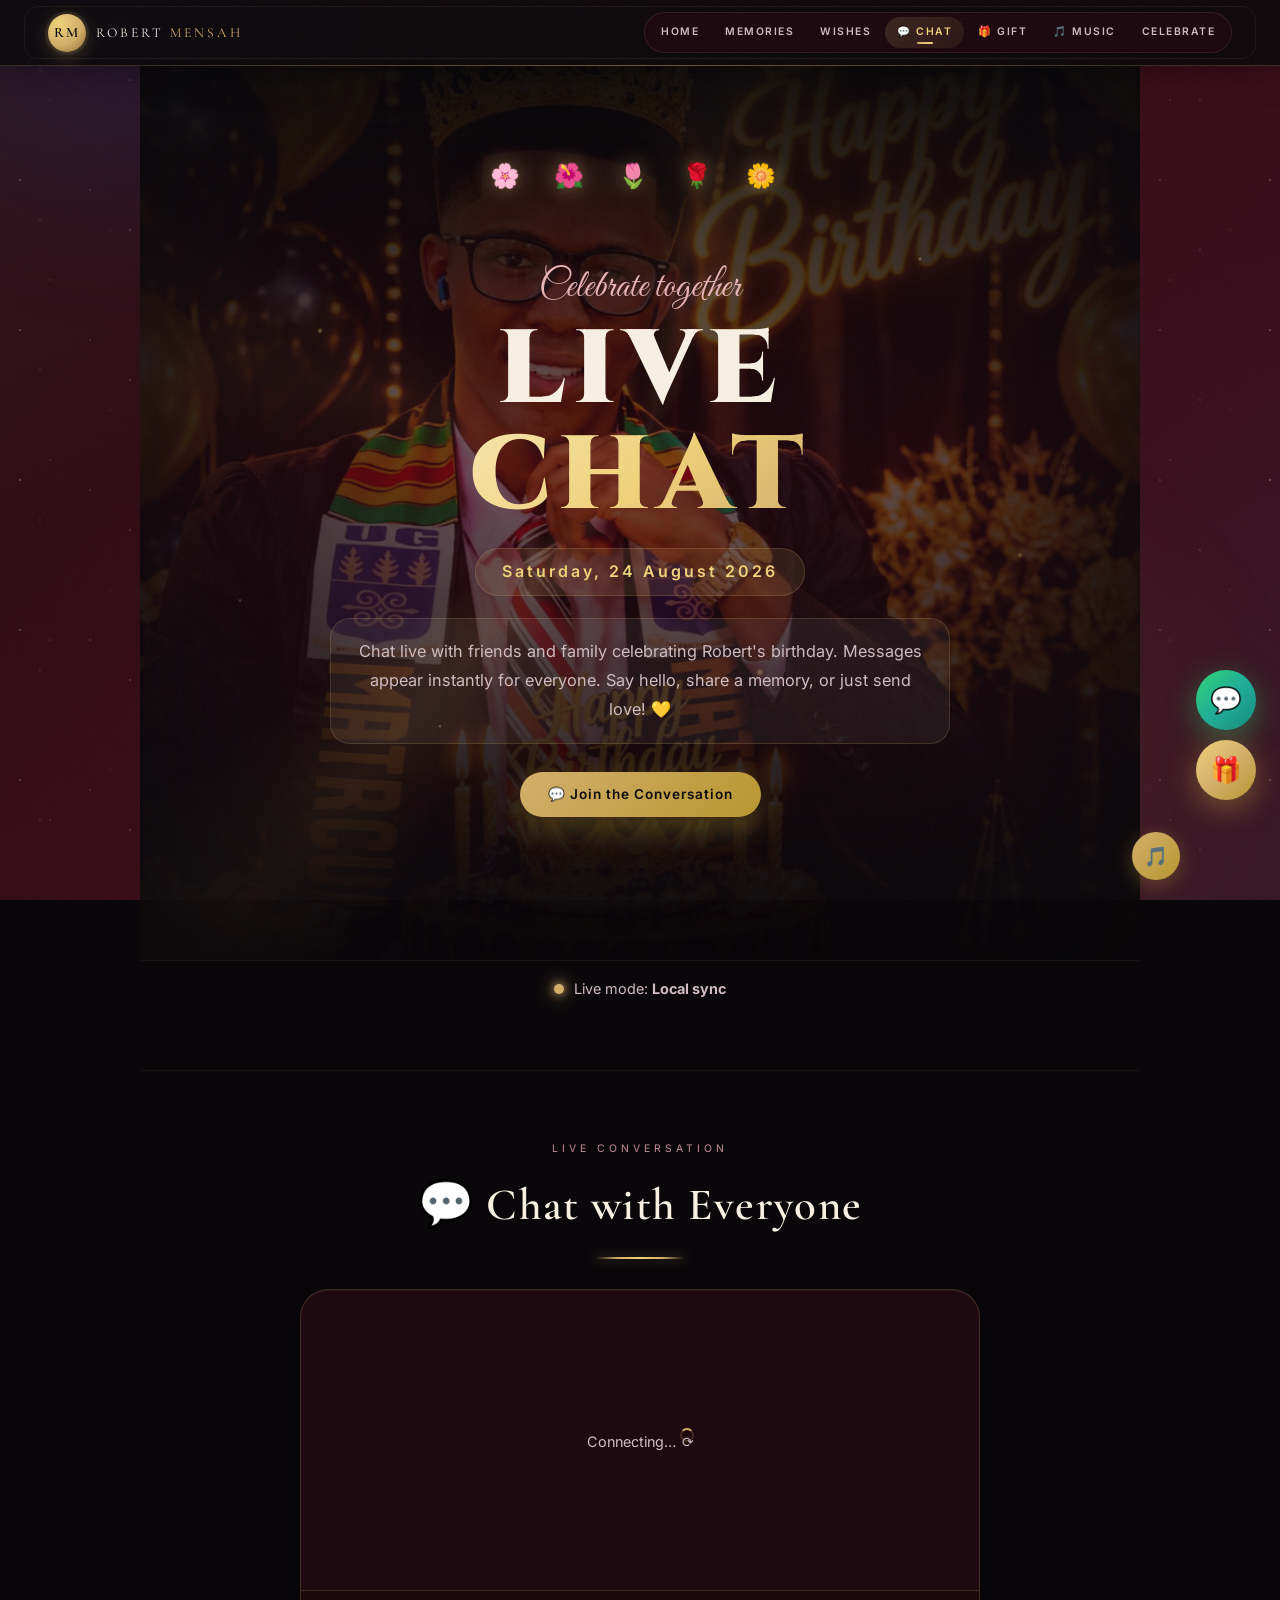
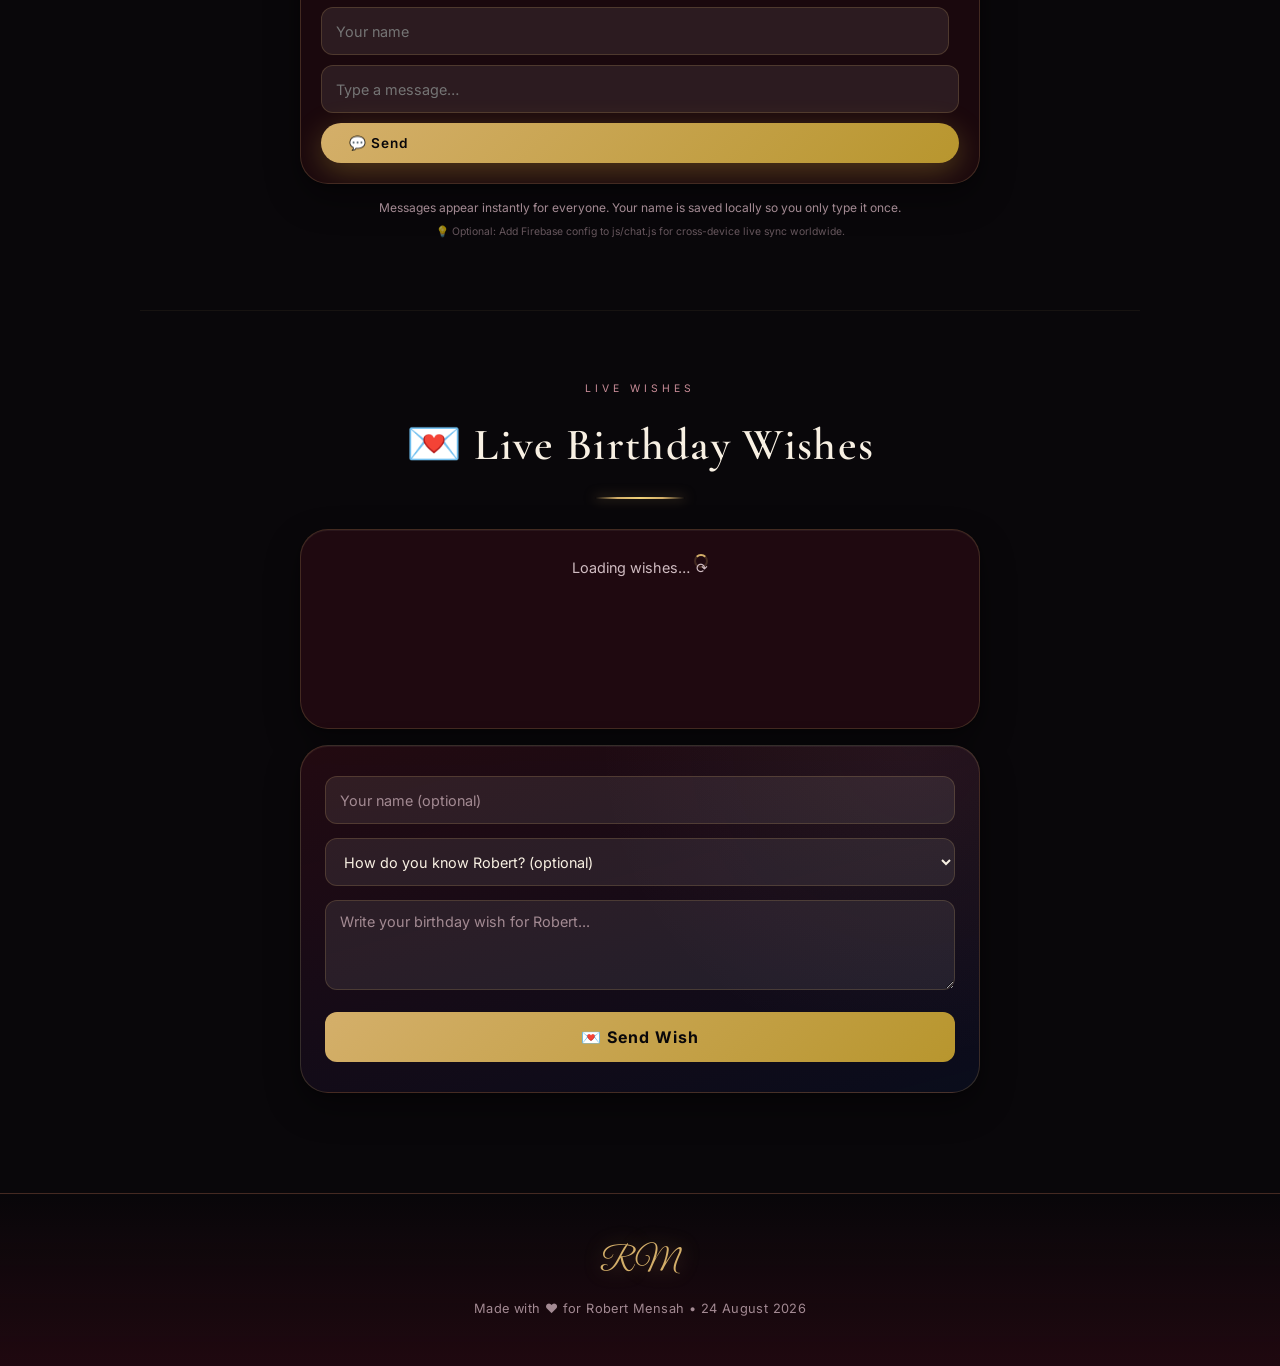
<file: chat.html>
<!DOCTYPE html>
<html lang="en">
<head>
    <meta charset="UTF-8">
    <meta name="viewport" content="width=device-width, initial-scale=1.0, viewport-fit=cover">
    <meta name="description" content="Live chat — celebrate Robert Mensah's birthday together in real time.">
    <meta name="theme-color" content="#0a0e27">
    <title>Live Chat — Robert Mensah</title>
    <link rel="icon" href="data:image/svg+xml,<svg xmlns='http://www.w3.org/2000/svg' viewBox='0 0 100 100'><text y='.9em' font-size='90'>💬</text></svg>">
    <link rel="preconnect" href="https://fonts.googleapis.com">
    <link rel="preconnect" href="https://fonts.gstatic.com" crossorigin>
    <link href="https://fonts.googleapis.com/css2?family=Cormorant+Garamond:ital,wght@0,400;0,600;1,400&family=Cinzel:wght@700;900&family=Great+Vibes&family=Inter:wght@300;400;500;600;700&display=swap" rel="stylesheet" media="print" onload="this.media='all'">
    <noscript><link href="https://fonts.googleapis.com/css2?family=Cormorant+Garamond:ital,wght@0,400;0,600;1,400&family=Cinzel:wght@700;900&family=Great+Vibes&family=Inter:wght@300;400;500;600;700&display=swap" rel="stylesheet"></noscript>
    <link rel="stylesheet" href="css/style.css">
</head>
<body>
<a class="skip-link" href="#chat">Skip to content</a>

<div class="scroll-progress" id="scrollProgress"></div>
<div class="bg-container">
    <div class="bg-gradient"></div>
    <div class="bg-stars"></div>
    <div class="bg-stars-gold"></div>
    <div class="bg-aurora"></div>
    <div class="bg-aurora-gold"></div>
</div>
<div class="fx-container" id="fxContainer"></div>

<nav class="navbar">
    <a href="index.html" class="nav-brand">
        <span class="nav-monogram">RM</span>
        <span class="nav-title">Robert <span>Mensah</span></span>
    </a>
    <ul class="nav-links">
        <li><a href="index.html">Home</a></li>
        <li><a href="memories.html">Memories</a></li>
        <li><a href="wishes.html">Wishes</a></li>
        <li><a href="chat.html" class="active">💬 Chat</a></li>
        <li><a href="gift.html">🎁 Gift</a></li>
        <li><a href="music.html">🎵 Music</a></li>
        <li><a href="celebrate.html">Celebrate</a></li>
    </ul>
    <button class="nav-toggle" id="navToggle" aria-label="Toggle navigation">
        <span></span><span></span><span></span>
    </button>
</nav>

<div class="mobile-menu" id="mobileMenu">
    <a href="index.html">Home</a>
    <div class="menu-divider"></div>
    <a href="memories.html">Memories</a>
    <div class="menu-divider"></div>
    <a href="wishes.html">Wishes</a>
    <div class="menu-divider"></div>
    <a href="chat.html" class="active">💬 Chat</a>
    <div class="menu-divider"></div>
    <a href="gift.html">🎁 Gift</a>
    <div class="menu-divider"></div>
    <a href="music.html">🎵 Music</a>
    <div class="menu-divider"></div>
    <a href="celebrate.html">Celebrate</a>
</div>

<main>
    <!-- LIVE CHAT HERO -->
    <section class="hero-cinematic" id="chat">
        <div class="hero-bg-layer">
            <img src="ROBERTMENSAH.jpeg" alt="Robert Mensah" class="hero-portrait">
        </div>
        <div class="hero-overlay"></div>
        <div class="hero-light-rays" aria-hidden="true"></div>
        <div class="hero-bokeh" aria-hidden="true"></div>
        <div class="hero-vignette" aria-hidden="true"></div>
        <div class="hero-flower-row" aria-hidden="true">🌸 🌺 🌷 🌹 🌼</div>
        <div class="hero-content">
            <p class="kicker-script">Celebrate together</p>
            <h1 class="display-title">LIVE<br><span class="gold-text">CHAT</span></h1>
            <p class="hero-date">Saturday, 24 August 2026</p>
            <p class="hero-intro">
                Chat live with friends and family celebrating Robert's birthday.
                Messages appear instantly for everyone. Say hello, share a memory, or just send love! 💛
            </p>
            <div class="hero-cta">
                <a href="#chat-form" class="btn btn-gold">💬 Join the Conversation</a>
            </div>
        </div>
    </section>

    <!-- LIVE STATUS INDICATOR -->
    <section class="fade-in" style="text-align:center; padding-top:16px;">
        <div style="display:flex;align-items:center;justify-content:center;gap:10px;flex-wrap:wrap;">
            <span id="liveStatusDot" class="live-status" aria-label="Live status"></span>
            <span style="color:var(--muted);font-size:0.9rem;">Live mode: <strong id="liveModeLabel">Local sync</strong></span>
        </div>
    </section>

    <!-- CHAT AREA -->
    <section class="fade-in" id="chat-form">
        <div class="section-label">Live Conversation</div>
        <h2 class="section-title">💬 Chat with Everyone</h2>
        <div class="section-divider"></div>

        <div class="chat-panel">
            <div class="chat-messages" id="chatMessages" role="log" aria-live="polite" aria-label="Chat messages">
                <div class="chat-empty">Connecting… <span class="spinner">⟳</span></div>
            </div>

            <form class="chat-form" id="chatForm" autocomplete="off">
                <div class="chat-form-row">
                    <input type="text" class="chat-name-input" id="chatName" placeholder="Your name" maxlength="30" aria-label="Your name" required>
                    <input type="text" class="chat-text-input" id="chatText" placeholder="Type a message…" maxlength="300" aria-label="Your message" required>
                </div>
                <button type="submit" class="btn btn-gold chat-submit">💬 Send</button>
            </form>
        </div>

        <div class="chat-info">
            <p>Messages appear instantly for everyone. Your name is saved locally so you only type it once.</p>
            <p class="chat-hint">💡 Optional: Add Firebase config to js/chat.js for cross-device live sync worldwide.</p>
        </div>
    </section>

    <!-- LIVE WISHES STREAM -->
    <section class="fade-in" id="live-wishes">
        <div class="section-label">Live Wishes</div>
        <h2 class="section-title">💌 Live Birthday Wishes</h2>
        <div class="section-divider"></div>

        <div class="wishes-live-panel">
            <div class="wishes-live-wall" id="liveWishesWall">
                <div class="chat-empty">Loading wishes… <span class="spinner">⟳</span></div>
            </div>

            <form class="wish-form" id="wishFormLive" autocomplete="off">
                <div class="form-group">
                    <input type="text" class="form-input" id="wishNameLive" placeholder="Your name (optional)" maxlength="40" aria-label="Your name">
                </div>
                <div class="form-group">
                    <select class="form-select" id="wishCategoryLive" aria-label="Relationship">
                        <option value="">How do you know Robert? (optional)</option>
                        <option value="Family">Family</option>
                        <option value="Friend">Friend</option>
                        <option value="Classmate">Classmate</option>
                        <option value="School">School</option>
                        <option value="Other">Other</option>
                    </select>
                </div>
                <div class="form-group">
                    <textarea class="form-textarea" id="wishMessageLive" placeholder="Write your birthday wish for Robert..." maxlength="300" aria-label="Your wish" required></textarea>
                </div>
                <button type="submit" class="wish-submit" id="wishSubmitLive">💌 Send Wish</button>
                <div class="wish-confirmation" id="wishConfirmationLive">Your wish has been added to Robert's birthday wall ❤️</div>
            </form>
        </div>
    </section>
</main>

<button class="back-to-top" id="backToTop" aria-label="Back to top">↑</button>
<button class="music-btn" id="musicBtn" title="Toggle Music">🎵</button>

<footer class="footer">
    <div class="monogram">RM</div>
    <p>Made with ❤️ for Robert Mensah • 24 August 2026</p>
</footer>

<script src="js/main.js"></script>
<script src="js/music-player.js"></script>
<script src="js/chat.js"></script>
</body>
</html>
</file>
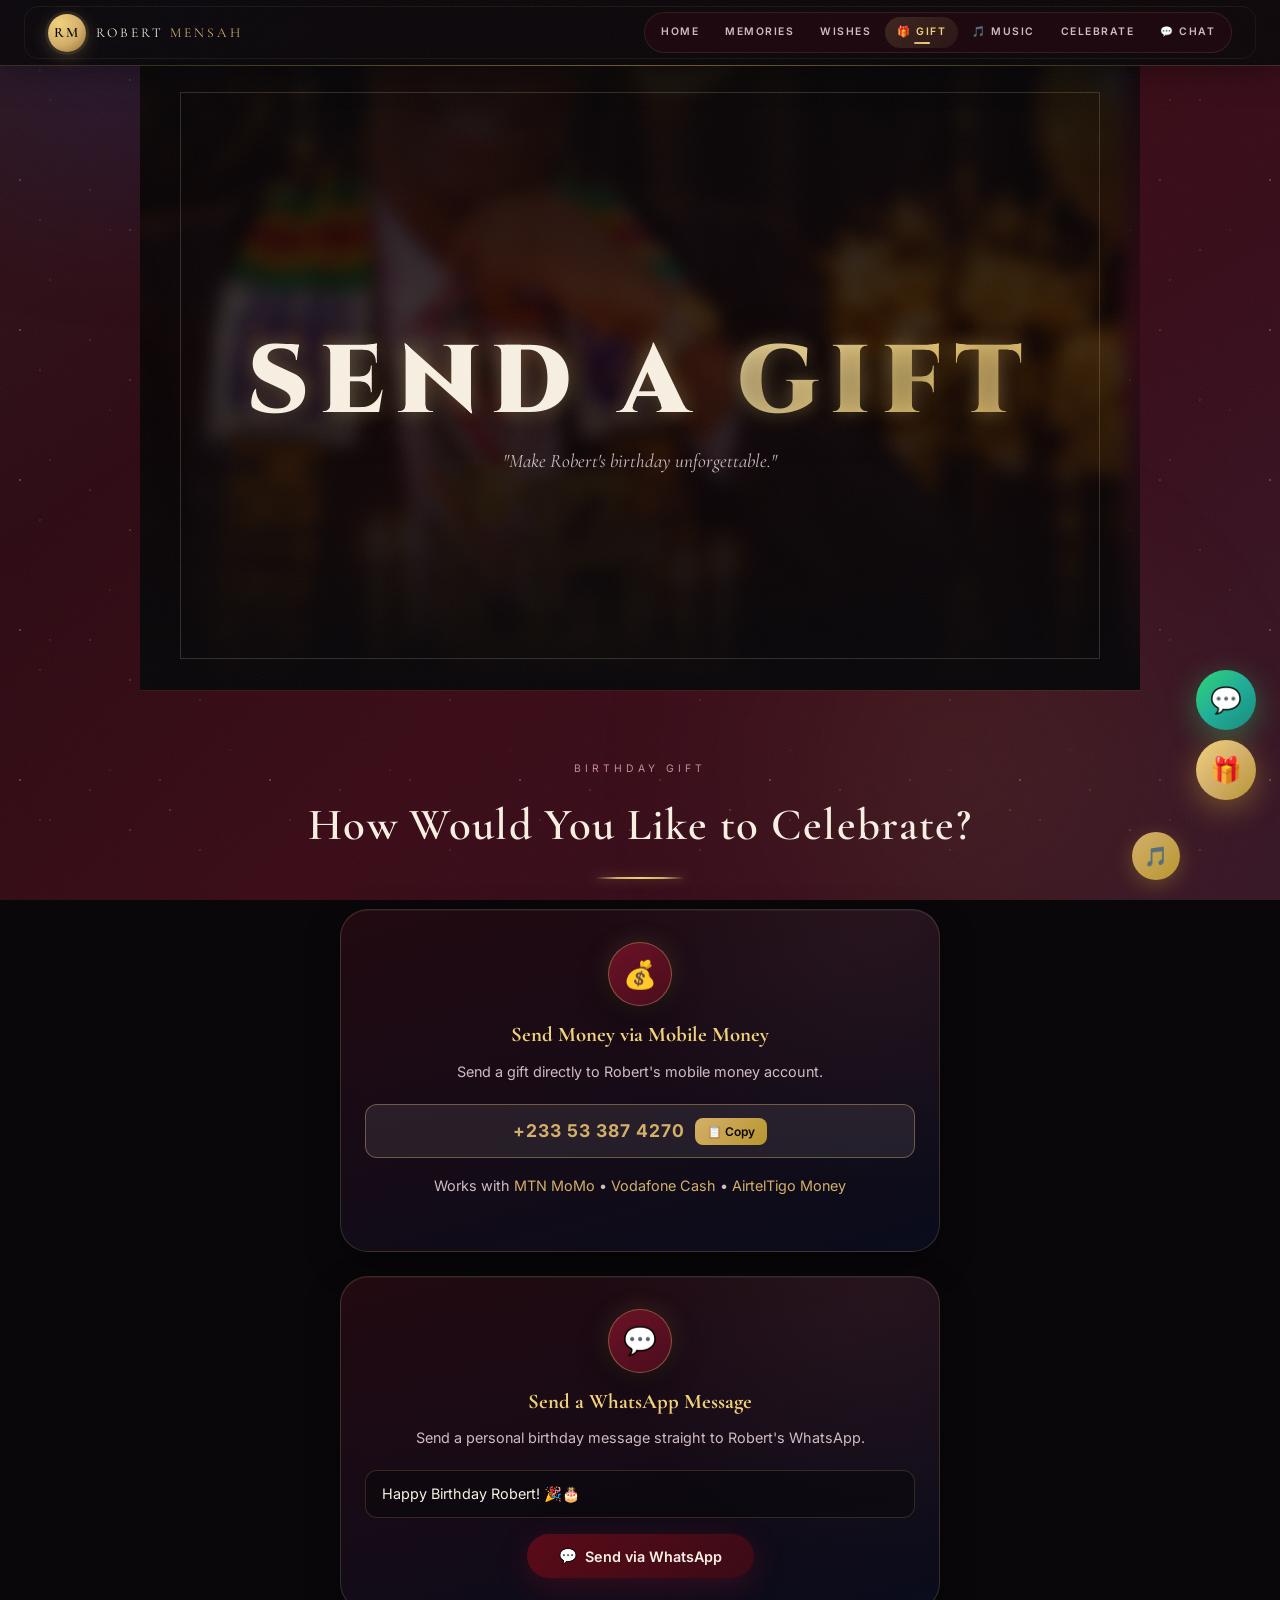
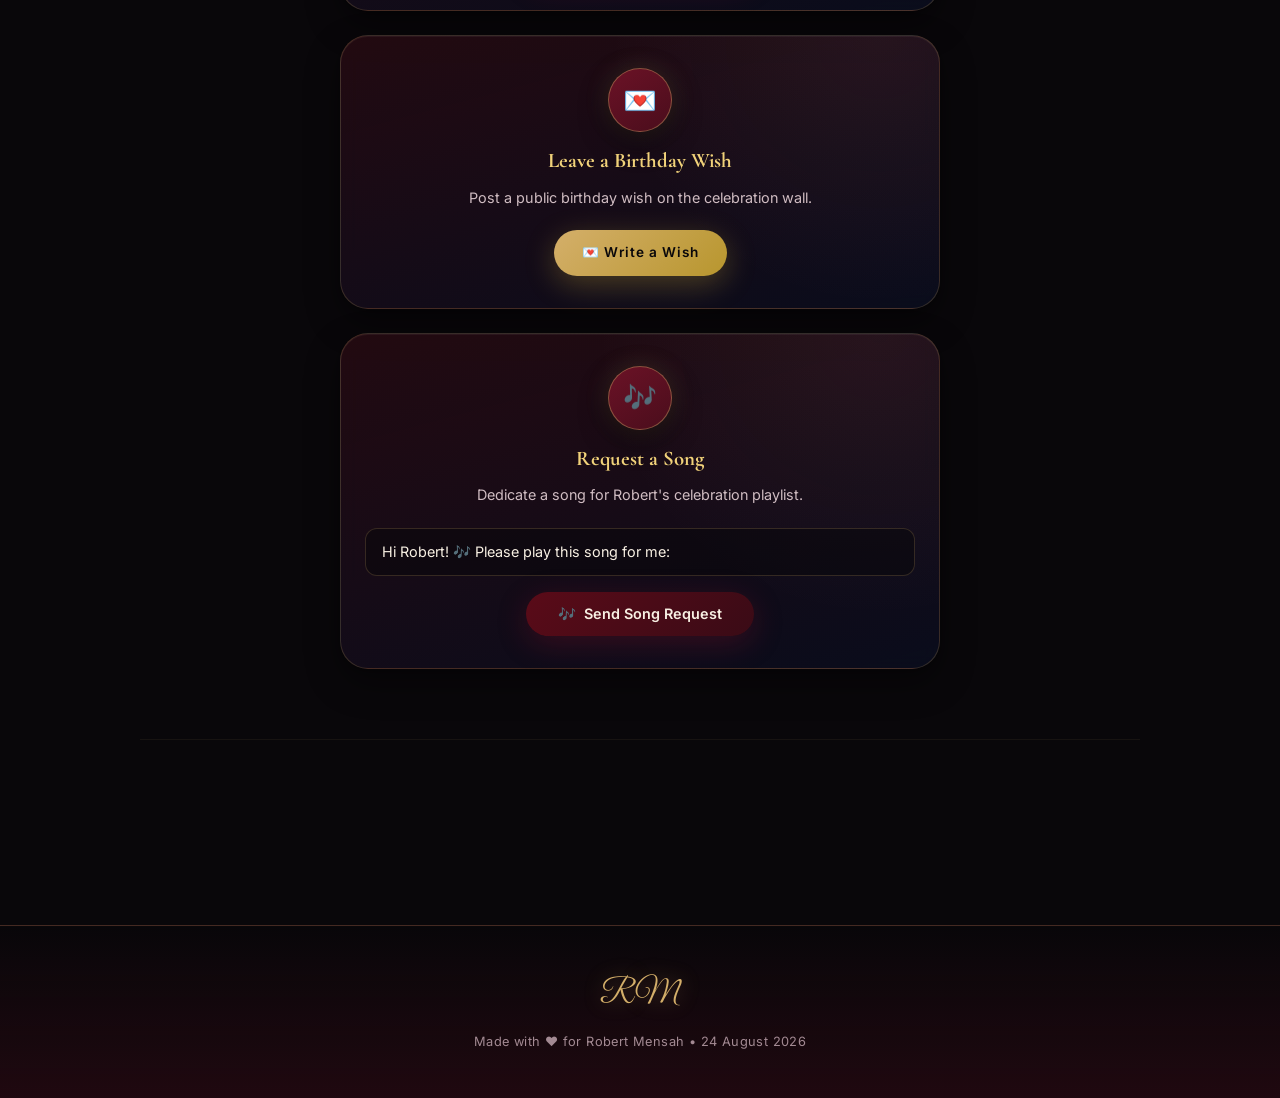
<file: gift.html>
<!DOCTYPE html>
<html lang="en">
<head>
    <meta charset="UTF-8">
    <meta name="viewport" content="width=device-width, initial-scale=1.0, viewport-fit=cover">
    <meta name="description" content="Send a birthday gift to Robert Mensah.">
    <meta name="theme-color" content="#0a0e27">
    <title>Send a Gift — Robert Mensah</title>
    <link rel="icon" href="data:image/svg+xml,<svg xmlns='http://www.w3.org/2000/svg' viewBox='0 0 100 100'><text y='.9em' font-size='90'>🎁</text></svg>">
    <link rel="preconnect" href="https://fonts.googleapis.com">
    <link rel="preconnect" href="https://fonts.gstatic.com" crossorigin>
    <link href="https://fonts.googleapis.com/css2?family=Cormorant+Garamond:ital,wght@0,400;0,600;1,400&family=Cinzel:wght@700;900&family=Great+Vibes&family=Inter:wght@300;400;500;600;700&display=swap" rel="stylesheet" media="print" onload="this.media='all'">
    <noscript><link href="https://fonts.googleapis.com/css2?family=Cormorant+Garamond:ital,wght@0,400;0,600;1,400&family=Cinzel:wght@700;900&family=Great+Vibes&family=Inter:wght@300;400;500;600;700&display=swap" rel="stylesheet"></noscript>
    <link rel="stylesheet" href="css/style.css">
</head>
<body>
<a class="skip-link" href="#gift">Skip to content</a>

<div class="scroll-progress" id="scrollProgress"></div>
<div class="bg-container">
    <div class="bg-gradient"></div>
    <div class="bg-stars"></div>
    <div class="bg-stars-gold"></div>
    <div class="bg-aurora"></div>
    <div class="bg-aurora-gold"></div>
</div>
<div class="fx-container" id="fxContainer"></div>

<nav class="navbar">
    <a href="index.html" class="nav-brand">
        <span class="nav-monogram">RM</span>
        <span class="nav-title">Robert <span>Mensah</span></span>
    </a>
    <ul class="nav-links">
        <li><a href="index.html">Home</a></li>
        <li><a href="memories.html">Memories</a></li>
        <li><a href="wishes.html">Wishes</a></li>
        <li><a href="gift.html" class="active">🎁 Gift</a></li>
        <li><a href="music.html">🎵 Music</a></li>
        <li><a href="celebrate.html">Celebrate</a></li>
        <li><a href="chat.html">💬 Chat</a></li>
    </ul>
    <button class="nav-toggle" id="navToggle" aria-label="Toggle navigation">
        <span></span><span></span><span></span>
    </button>
</nav>

<div class="mobile-menu" id="mobileMenu">
    <a href="index.html">Home</a>
    <div class="menu-divider"></div>
    <a href="memories.html">Memories</a>
    <div class="menu-divider"></div>
    <a href="wishes.html">Wishes</a>
    <div class="menu-divider"></div>
    <a href="gift.html" class="active">🎁 Gift</a>
    <div class="menu-divider"></div>
    <a href="music.html">🎵 Music</a>
    <div class="menu-divider"></div>
    <a href="celebrate.html">Celebrate</a>
    <div class="menu-divider"></div>
    <a href="chat.html">💬 Chat</a>
</div>

<main>
    <section class="page-hero" id="gift">
        <div class="page-hero-bg">
            <img src="ROBERTMENSAH.jpeg" alt="" aria-hidden="true" style="filter:blur(8px) brightness(0.3) saturate(1.15);transform:scale(1.1) translateX(-6%);">
        </div>
        <h1>SEND A <span class="gold">GIFT</span></h1>
        <p>"Make Robert's birthday unforgettable."</p>
    </section>

    <section class="fade-in">
        <div class="section-label">Birthday Gift</div>
        <h2 class="section-title">How Would You Like to Celebrate?</h2>
        <div class="section-divider"></div>
        
        <div class="panel" style="margin-bottom:24px;">
            <span class="panel-icon">💰</span>
            <h3>Send Money via Mobile Money</h3>
            <p>Send a gift directly to Robert's mobile money account.</p>
            <div class="phone-number-box" onclick="copyPhoneNumber()" title="Click to copy">
                <span class="phone-number" id="momoNumber">+233 53 387 4270</span>
                <button class="copy-btn" id="copyBtn">📋 Copy</button>
            </div>
            <p class="mobile-money-note">
                Works with <span>MTN MoMo</span> • <span>Vodafone Cash</span> • <span>AirtelTigo Money</span>
            </p>
        </div>

        <div class="panel" style="margin-bottom:24px;">
            <span class="panel-icon">💬</span>
            <h3>Send a WhatsApp Message</h3>
            <p>Send a personal birthday message straight to Robert's WhatsApp.</p>
            <input type="text" class="whatsapp-message-input" id="whatsappMessage" value="Happy Birthday Robert! 🎉🎂" maxlength="200" aria-label="WhatsApp message">
            <button class="whatsapp-btn" onclick="sendWhatsApp()">
                <span>💬</span> Send via WhatsApp
            </button>
        </div>

        <div class="panel" style="margin-bottom:24px;">
            <span class="panel-icon">💌</span>
            <h3>Leave a Birthday Wish</h3>
            <p>Post a public birthday wish on the celebration wall.</p>
            <a href="wishes.html" class="btn btn-gold">💌 Write a Wish</a>
        </div>

        <div class="panel">
            <span class="panel-icon">🎶</span>
            <h3>Request a Song</h3>
            <p>Dedicate a song for Robert's celebration playlist.</p>
            <input type="text" class="whatsapp-message-input" id="songRequest" value="Hi Robert! 🎶 Please play this song for me: " maxlength="200" aria-label="Song request">
            <button class="whatsapp-btn" onclick="sendSongRequest()">
                <span>🎶</span> Send Song Request
            </button>
        </div>
    </section>

    <section class="fade-in" style="text-align:center;">
        <a href="celebrate.html" class="btn btn-gold">🎉 Join the Celebration →</a>
    </section>
</main>

<button class="back-to-top" id="backToTop" aria-label="Back to top">↑</button>
<button class="music-btn" id="musicBtn" title="Toggle Music">🎵</button>

<footer class="footer">
    <div class="monogram">RM</div>
    <p>Made with ❤️ for Robert Mensah • 24 August 2026</p>
</footer>

<script src="js/main.js"></script>
<script src="js/music-player.js"></script>
</body>
</html>
</file>
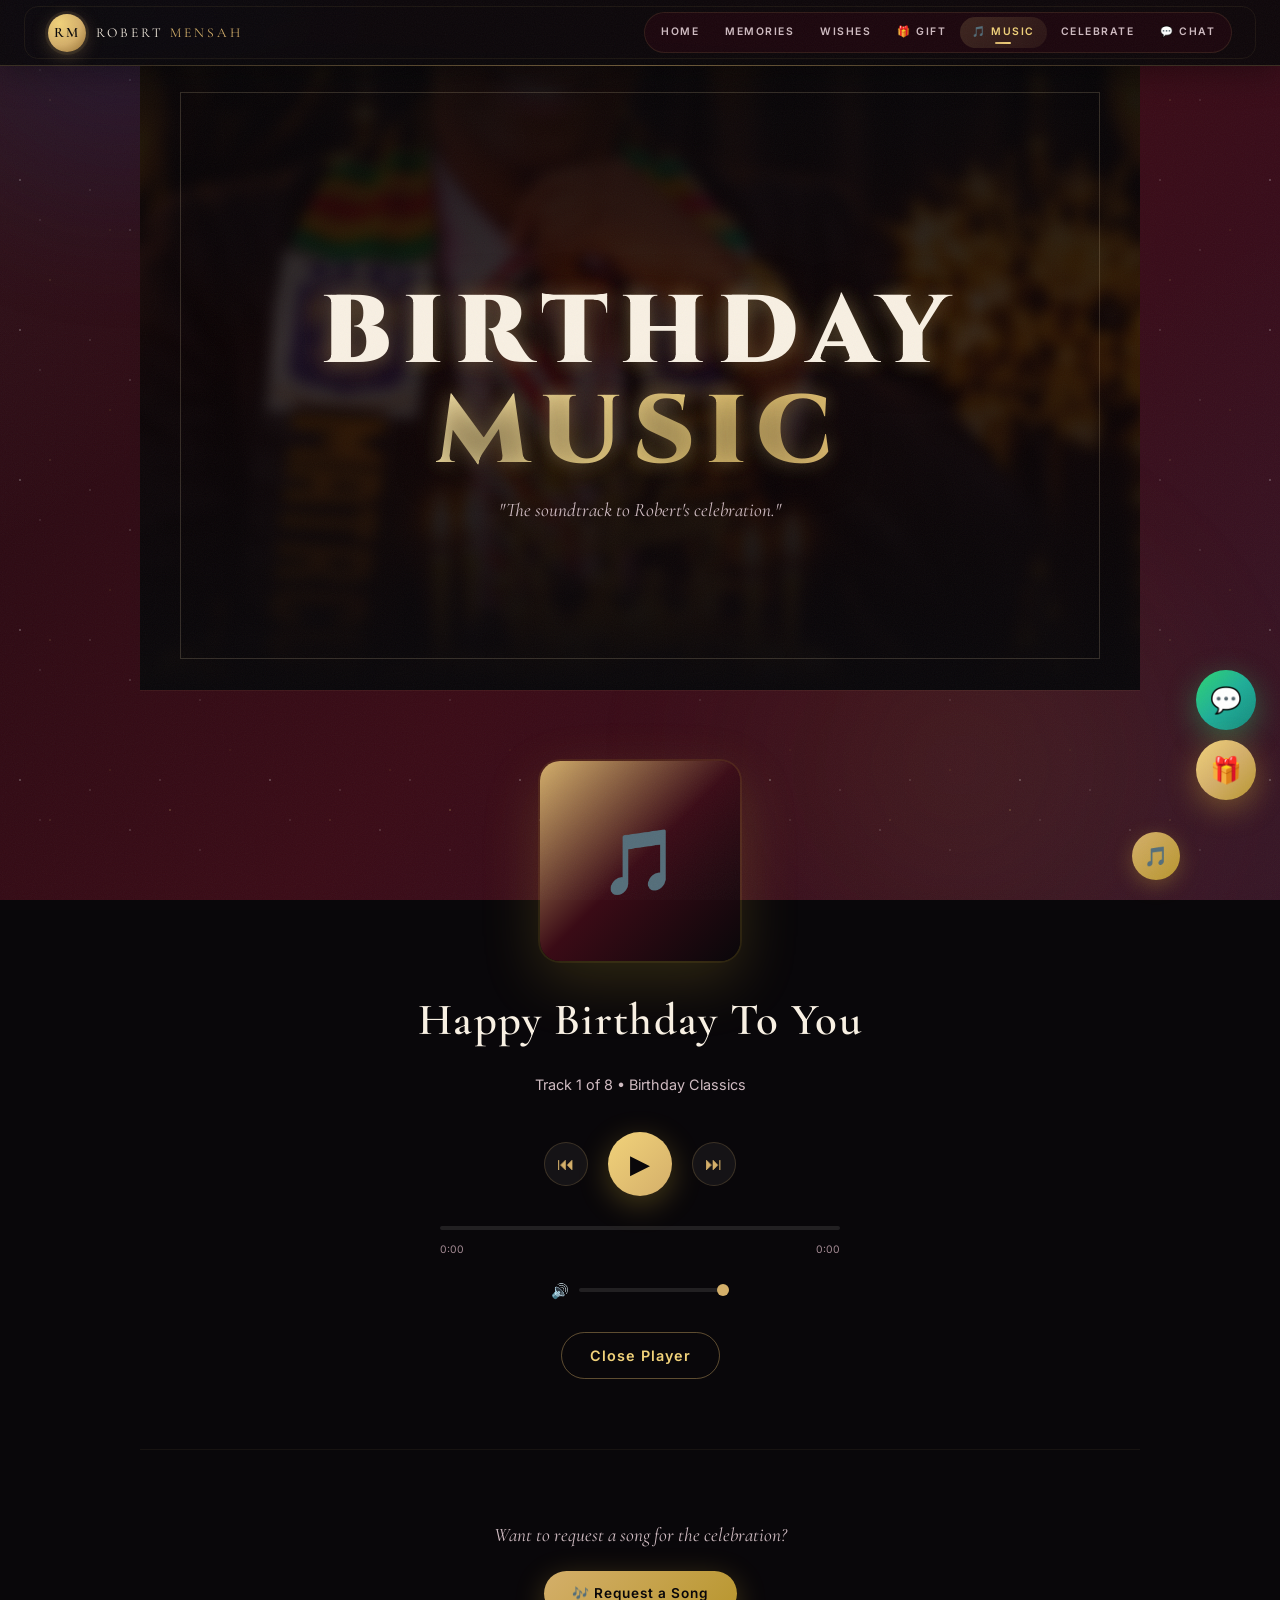
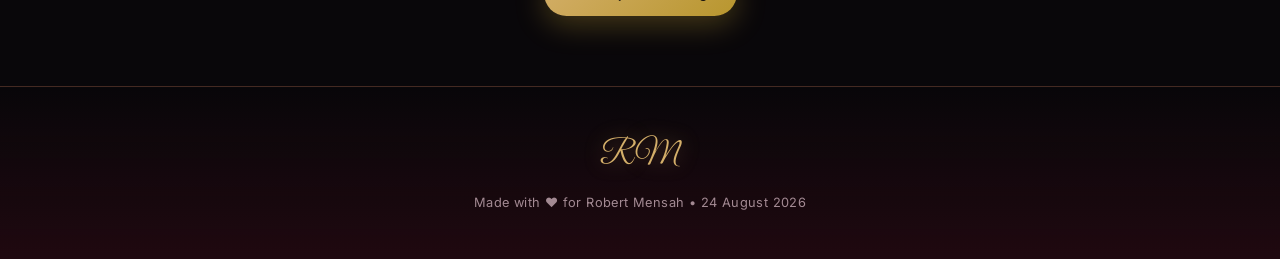
<file: music.html>
<!DOCTYPE html>
<html lang="en">
<head>
    <meta charset="UTF-8">
    <meta name="viewport" content="width=device-width, initial-scale=1.0, viewport-fit=cover">
    <meta name="description" content="Birthday music for Robert Mensah's celebration.">
    <meta name="theme-color" content="#0a0e27">
    <title>Music — Robert Mensah</title>
    <link rel="icon" href="data:image/svg+xml,<svg xmlns='http://www.w3.org/2000/svg' viewBox='0 0 100 100'><text y='.9em' font-size='90'>🎵</text></svg>">
    <link rel="preconnect" href="https://fonts.googleapis.com">
    <link rel="preconnect" href="https://fonts.gstatic.com" crossorigin>
    <link href="https://fonts.googleapis.com/css2?family=Cormorant+Garamond:ital,wght@0,400;0,600;1,400&family=Cinzel:wght@700;900&family=Great+Vibes&family=Inter:wght@300;400;500;600;700&display=swap" rel="stylesheet" media="print" onload="this.media='all'">
    <noscript><link href="https://fonts.googleapis.com/css2?family=Cormorant+Garamond:ital,wght@0,400;0,600;1,400&family=Cinzel:wght@700;900&family=Great+Vibes&family=Inter:wght@300;400;500;600;700&display=swap" rel="stylesheet"></noscript>
    <link rel="stylesheet" href="css/style.css">
</head>
<body>
<a class="skip-link" href="#music">Skip to content</a>

<div class="scroll-progress" id="scrollProgress"></div>
<div class="bg-container">
    <div class="bg-gradient"></div>
    <div class="bg-stars"></div>
    <div class="bg-stars-gold"></div>
    <div class="bg-aurora"></div>
    <div class="bg-aurora-gold"></div>
</div>
<div class="fx-container" id="fxContainer"></div>

<nav class="navbar">
    <a href="index.html" class="nav-brand">
        <span class="nav-monogram">RM</span>
        <span class="nav-title">Robert <span>Mensah</span></span>
    </a>
    <ul class="nav-links">
        <li><a href="index.html">Home</a></li>
        <li><a href="memories.html">Memories</a></li>
        <li><a href="wishes.html">Wishes</a></li>
        <li><a href="gift.html">🎁 Gift</a></li>
        <li><a href="music.html" class="active">🎵 Music</a></li>
        <li><a href="celebrate.html">Celebrate</a></li>
        <li><a href="chat.html">💬 Chat</a></li>
    </ul>
    <button class="nav-toggle" id="navToggle" aria-label="Toggle navigation">
        <span></span><span></span><span></span>
    </button>
</nav>

<div class="mobile-menu" id="mobileMenu">
    <a href="index.html">Home</a>
    <div class="menu-divider"></div>
    <a href="memories.html">Memories</a>
    <div class="menu-divider"></div>
    <a href="wishes.html">Wishes</a>
    <div class="menu-divider"></div>
    <a href="gift.html">🎁 Gift</a>
    <div class="menu-divider"></div>
    <a href="music.html" class="active">🎵 Music</a>
    <div class="menu-divider"></div>
    <a href="celebrate.html">Celebrate</a>
    <div class="menu-divider"></div>
    <a href="chat.html">💬 Chat</a>
</div>

<main>
    <section class="page-hero" id="music">
        <div class="page-hero-bg">
            <img src="ROBERTMENSAH.jpeg" alt="" aria-hidden="true" style="filter:blur(6px) brightness(0.28) saturate(1.2);transform:scale(1.12) translateY(-4%);">
        </div>
        <h1>BIRTHDAY <span class="gold">MUSIC</span></h1>
        <p>"The soundtrack to Robert's celebration."</p>
    </section>

    <section class="fade-in" style="text-align:center;">
        <div class="music-overlay-album" style="width:200px;height:200px;margin:0 auto 24px;font-size:4rem;">🎵</div>
        <h2 class="section-title" id="musicTrackTitle">Happy Birthday To You</h2>
        <p class="section-subtitle" id="musicTrackInfo">Track 1 of 8 • Birthday Classics</p>
        
        <div style="display:flex;align-items:center;justify-content:center;gap:20px;margin:30px 0;">
            <button class="music-overlay-btn" id="musicPrevBtn" aria-label="Previous song">⏮</button>
            <button class="music-overlay-btn music-overlay-play" id="musicPlayBtn" aria-label="Play or pause" style="width:64px;height:64px;font-size:1.6rem;">▶</button>
            <button class="music-overlay-btn" id="musicNextBtn" aria-label="Next song">⏭</button>
        </div>

        <div class="music-overlay-progress" style="max-width:400px;margin:0 auto 12px;cursor:pointer;" id="musicProgress">
            <div class="music-overlay-progress-bar" id="musicProgressBar"></div>
        </div>
        <div class="music-overlay-time" style="max-width:400px;margin:0 auto 20px;">
            <span id="musicTimeCurrent">0:00</span>
            <span id="musicTimeTotal">0:00</span>
        </div>

        <div class="music-overlay-volume" style="margin-bottom:30px;">
            <span style="font-size:0.9rem;">🔊</span>
            <input type="range" id="musicVolume" min="0" max="1" step="0.05" value="1" aria-label="Volume" style="width:150px;">
        </div>

        <button class="btn btn-outline" onclick="closeMusicPlayer()">Close Player</button>
    </section>

    <section class="fade-in" style="text-align:center;">
        <p style="font-family:var(--serif);font-style:italic;font-size:1.2rem;color:var(--muted);margin-bottom:20px;">
            Want to request a song for the celebration?
        </p>
        <a href="gift.html" class="btn btn-gold">🎶 Request a Song</a>
    </section>
</main>

<button class="back-to-top" id="backToTop" aria-label="Back to top">↑</button>
<button class="music-btn" id="musicBtn" title="Toggle Music">🎵</button>

<footer class="footer">
    <div class="monogram">RM</div>
    <p>Made with ❤️ for Robert Mensah • 24 August 2026</p>
</footer>

<script src="js/main.js"></script>
<script src="js/music-player.js"></script>
</body>
</html>
</file>
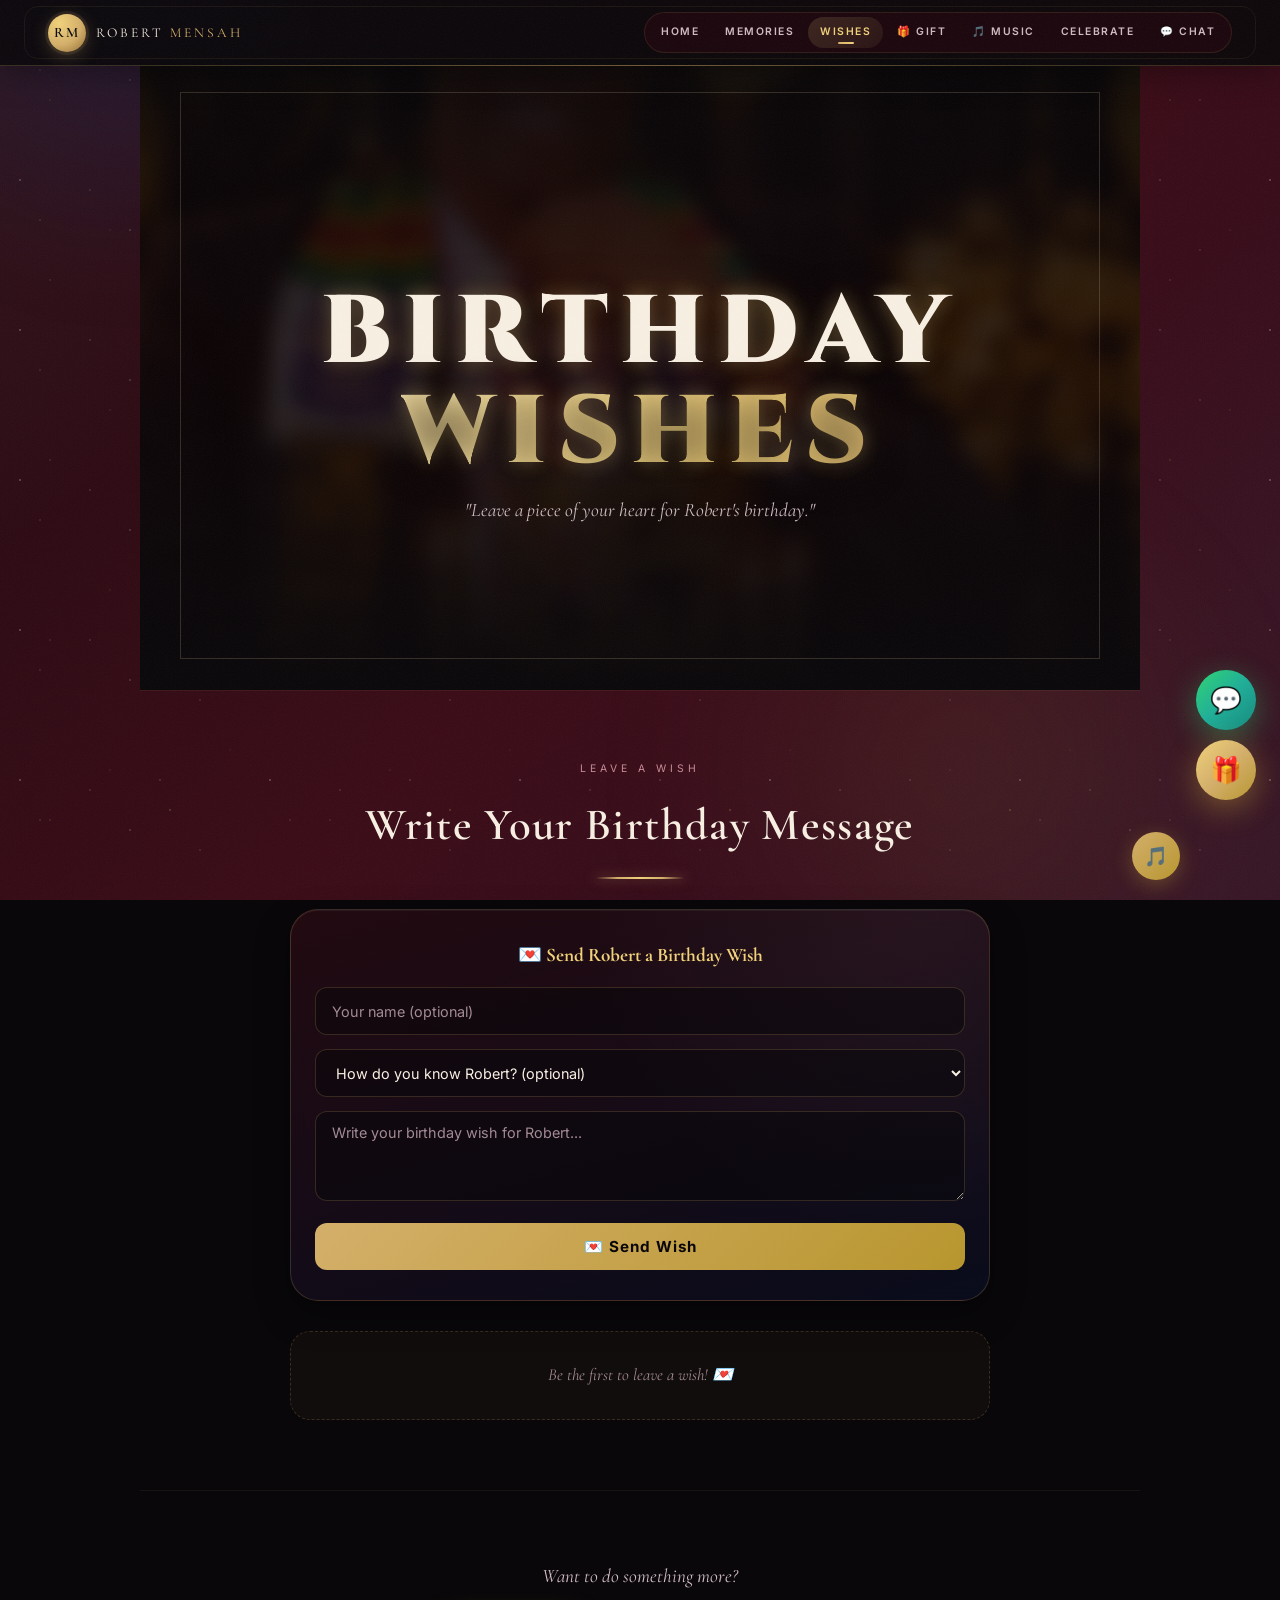
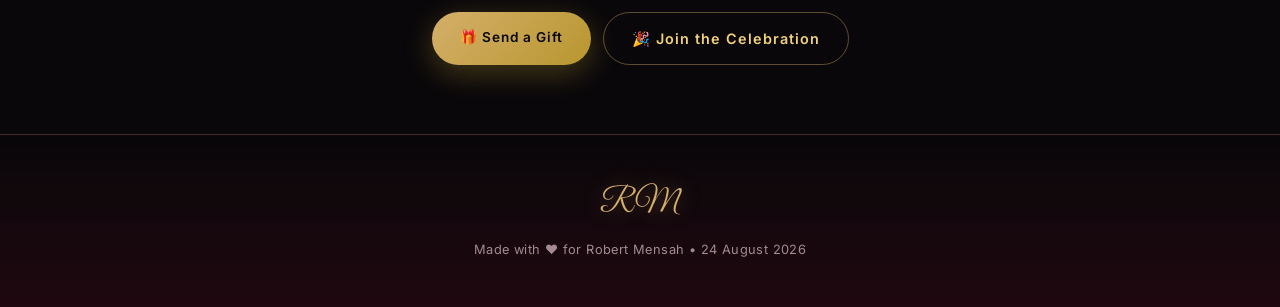
<file: wishes.html>
<!DOCTYPE html>
<html lang="en">
<head>
    <meta charset="UTF-8">
    <meta name="viewport" content="width=device-width, initial-scale=1.0, viewport-fit=cover">
    <meta name="description" content="Leave a birthday wish for Robert Mensah.">
    <meta name="theme-color" content="#0a0e27">
    <title>Birthday Wishes — Robert Mensah</title>
    <link rel="icon" href="data:image/svg+xml,<svg xmlns='http://www.w3.org/2000/svg' viewBox='0 0 100 100'><text y='.9em' font-size='90'>💌</text></svg>">
    <link rel="preconnect" href="https://fonts.googleapis.com">
    <link rel="preconnect" href="https://fonts.gstatic.com" crossorigin>
    <link href="https://fonts.googleapis.com/css2?family=Cormorant+Garamond:ital,wght@0,400;0,600;1,400&family=Cinzel:wght@700;900&family=Great+Vibes&family=Inter:wght@300;400;500;600;700&display=swap" rel="stylesheet" media="print" onload="this.media='all'">
    <noscript><link href="https://fonts.googleapis.com/css2?family=Cormorant+Garamond:ital,wght@0,400;0,600;1,400&family=Cinzel:wght@700;900&family=Great+Vibes&family=Inter:wght@300;400;500;600;700&display=swap" rel="stylesheet"></noscript>
    <link rel="stylesheet" href="css/style.css">
</head>
<body>
<a class="skip-link" href="#wishes">Skip to content</a>

<div class="scroll-progress" id="scrollProgress"></div>
<div class="bg-container">
    <div class="bg-gradient"></div>
    <div class="bg-stars"></div>
    <div class="bg-stars-gold"></div>
    <div class="bg-aurora"></div>
    <div class="bg-aurora-gold"></div>
</div>
<div class="fx-container" id="fxContainer"></div>

<nav class="navbar">
    <a href="index.html" class="nav-brand">
        <span class="nav-monogram">RM</span>
        <span class="nav-title">Robert <span>Mensah</span></span>
    </a>
    <ul class="nav-links">
        <li><a href="index.html">Home</a></li>
        <li><a href="memories.html">Memories</a></li>
        <li><a href="wishes.html" class="active">Wishes</a></li>
        <li><a href="gift.html">🎁 Gift</a></li>
        <li><a href="music.html">🎵 Music</a></li>
        <li><a href="celebrate.html">Celebrate</a></li>
        <li><a href="chat.html">💬 Chat</a></li>
    </ul>
    <button class="nav-toggle" id="navToggle" aria-label="Toggle navigation">
        <span></span><span></span><span></span>
    </button>
</nav>

<div class="mobile-menu" id="mobileMenu">
    <a href="index.html">Home</a>
    <div class="menu-divider"></div>
    <a href="memories.html">Memories</a>
    <div class="menu-divider"></div>
    <a href="wishes.html" class="active">Wishes</a>
    <div class="menu-divider"></div>
    <a href="gift.html">🎁 Gift</a>
    <div class="menu-divider"></div>
    <a href="music.html">🎵 Music</a>
    <div class="menu-divider"></div>
    <a href="celebrate.html">Celebrate</a>
    <div class="menu-divider"></div>
    <a href="chat.html">💬 Chat</a>
</div>

<main>
    <section class="page-hero" id="wishes">
        <div class="page-hero-bg">
            <img src="ROBERTMENSAH.jpeg" alt="" aria-hidden="true" style="filter:blur(10px) brightness(0.25) saturate(1.1);transform:scale(1.12);">
        </div>
        <h1>BIRTHDAY <span class="gold">WISHES</span></h1>
        <p>"Leave a piece of your heart for Robert's birthday."</p>
    </section>

    <section class="fade-in">
        <div class="section-label">Leave a Wish</div>
        <h2 class="section-title">Write Your Birthday Message</h2>
        <div class="section-divider"></div>
        <div class="wishes-container">
            <div class="wish-form">
                <h3>💌 Send Robert a Birthday Wish</h3>
                <div class="form-group">
                    <input type="text" class="form-input" id="wishName" placeholder="Your name (optional)" maxlength="40" aria-label="Your name">
                </div>
                <div class="form-group">
                    <select class="form-select" id="wishCategory" aria-label="Relationship">
                        <option value="">How do you know Robert? (optional)</option>
                        <option value="Family">Family</option>
                        <option value="Friend">Friend</option>
                        <option value="Classmate">Classmate</option>
                        <option value="School">School</option>
                        <option value="Other">Other</option>
                    </select>
                </div>
                <div class="form-group">
                    <textarea class="form-textarea" id="wishMessage" placeholder="Write your birthday wish for Robert..." maxlength="300" aria-label="Your wish"></textarea>
                </div>
                <button class="wish-submit" onclick="submitWish()">💌 Send Wish</button>
                <div class="wish-confirmation" id="wishConfirmation">Your wish has been added to Robert's birthday wall ❤️</div>
            </div>
            <div class="wishes-wall" id="wishesWall"></div>
        </div>
    </section>

    <section class="fade-in" style="text-align:center;">
        <p style="font-family:var(--serif);font-style:italic;font-size:1.2rem;color:var(--muted);margin-bottom:20px;">
            Want to do something more?
        </p>
        <div style="display:flex;gap:12px;flex-wrap:wrap;justify-content:center;">
            <a href="gift.html" class="btn btn-gold">🎁 Send a Gift</a>
            <a href="celebrate.html" class="btn btn-outline">🎉 Join the Celebration</a>
        </div>
    </section>
</main>

<button class="back-to-top" id="backToTop" aria-label="Back to top">↑</button>
<button class="music-btn" id="musicBtn" title="Toggle Music">🎵</button>

<footer class="footer">
    <div class="monogram">RM</div>
    <p>Made with ❤️ for Robert Mensah • 24 August 2026</p>
</footer>

<script src="js/main.js"></script>
<script src="js/music-player.js"></script>
</body>
</html>
</file>
<file: css/style.css>
/* ============================================================
   ROBERT MENSAH'S BIRTHDAY CELEBRATION — Premium Edition
   Cinematic, Festive, Gift-Focused Experience
   ============================================================ */

:root {
    --midnight: #09070a;
    --deep-blue: #1a0508;
    --royal: #5a0b18;
    --gold: #d4af6a;
    --gold-light: #f1d27a;
    --gold-dim: rgba(212, 175, 106, 0.42);
    --white: #f8f0e3;
    --muted: #d0bcc2;
    --muted-dark: #a38a93;
    --glass: rgba(248, 240, 227, 0.055);
    --glass-border: rgba(212, 175, 106, 0.2);
    --rose: #c98d98;
    --sage: #758f84;
    --plum: #2a102b;
    --wine: #3a0b16;
    --surface: rgba(38, 11, 18, 0.78);
    --surface-strong: rgba(22, 7, 10, 0.94);
    --serif: 'Cormorant Garamond', serif;
    --sans: 'Inter', sans-serif;
    /* ===== PHASE 2 DESIGN SYSTEM TOKENS ===== */
    --navy: #0a0e1f;
    --burgundy: #4a0d1c;
    --wine-deep: #6b1226;
    --blush: #e8b4b8;
    --amber: rgba(255, 190, 90, 0.55);
    --font-display: 'Cinzel', serif;
    --font-script: 'Great Vibes', cursive;
    --text-glow-gold: 0 0 18px rgba(212, 175, 106, 0.45), 0 0 42px rgba(212, 175, 106, 0.18);
    --light-pool: radial-gradient(ellipse at center, rgba(255, 190, 90, 0.14), transparent 65%);
    --radius: 20px;
    --radius-sm: 12px;
    --radius-lg: 28px;
    --shadow: 0 20px 60px rgba(0, 0, 0, 0.4);
    --shadow-gold: 0 20px 60px rgba(212, 175, 106, 0.15);
    --shadow-xl: 0 40px 80px rgba(0, 0, 0, 0.6);
    --spacing-xs: 8px;
    --spacing-sm: 16px;
    --spacing-md: 24px;
    --spacing-lg: 32px;
    --spacing-xl: 48px;
    --transition: 0.4s cubic-bezier(0.34, 1.56, 0.64, 1);
    --transition-slow: 0.8s cubic-bezier(0.34, 1.56, 0.64, 1);
}

* { margin: 0; padding: 0; box-sizing: border-box; -webkit-tap-highlight-color: transparent; }
html { overflow-x: clip; scroll-behavior: smooth; }

body {
    font-family: var(--sans);
    background: var(--midnight);
    color: var(--white);
    overflow-x: hidden;
    min-height: 100vh;
    line-height: 1.6;
}

::selection { background: var(--gold); color: var(--midnight); }
::-webkit-scrollbar { width: 6px; }
::-webkit-scrollbar-track { background: var(--midnight); }
::-webkit-scrollbar-thumb { background: var(--royal); border-radius: 3px; }
::-webkit-scrollbar-thumb:hover { background: var(--gold); }

/* ===== ANIMATED BACKGROUND ===== */
.bg-container { position: fixed; inset: 0; z-index: 0; overflow: hidden; pointer-events: none; }
.bg-gradient {
    position: absolute; top: -50%; left: -50%;
    width: 200%; height: 200%;
    background: radial-gradient(circle at 12% 18%, rgba(201,141,152,0.14), transparent 28%),
        radial-gradient(circle at 86% 78%, rgba(117,143,132,0.1), transparent 30%),
        linear-gradient(135deg, #09070a 0%, #3a0b16 52%, #2a102b 100%);
    opacity: 1;
    /* Static gradient — animating a 200%×200% layer caused severe
       slowdown on phones, so the rotation was removed for speed. */
}
.bg-stars {
    position: absolute; inset: 0;
    background-image:
        radial-gradient(1.5px 1.5px at 20px 30px, rgba(255,255,255,0.8), transparent),
        radial-gradient(1px 1px at 40px 70px, rgba(255,255,255,0.6), transparent),
        radial-gradient(1px 1px at 90px 40px, rgba(255,255,255,0.7), transparent),
        radial-gradient(1.5px 1.5px at 130px 80px, rgba(255,255,255,0.5), transparent),
        radial-gradient(1px 1px at 160px 30px, rgba(255,255,255,0.8), transparent),
        radial-gradient(1px 1px at 200px 100px, rgba(255,255,255,0.6), transparent);
    background-size: 250px 150px;
    animation: starTwinkle 5s ease-in-out infinite alternate;
    opacity: 0.5;
}
.bg-stars-gold {
    position: absolute; inset: 0;
    background-image:
        radial-gradient(1px 1px at 50px 100px, var(--gold), transparent),
        radial-gradient(1px 1px at 110px 50px, rgba(212,175,55,0.7), transparent),
        radial-gradient(1.5px 1.5px at 170px 90px, var(--gold), transparent),
        radial-gradient(1px 1px at 230px 30px, rgba(212,175,55,0.5), transparent);
    background-size: 280px 180px;
    animation: starTwinkleAlt 4s ease-in-out infinite alternate;
    opacity: 0.4;
}
@keyframes starTwinkle { 0% { opacity: 0.2; } 100% { opacity: 0.8; } }
@keyframes starTwinkleAlt { 0% { opacity: 0.15; } 100% { opacity: 0.6; } }
.bg-aurora {
    position: absolute; top: -30%; left: -20%;
    width: 60%; height: 60%;
    background: radial-gradient(circle, rgba(26,42,94,0.4), transparent 60%);
    border-radius: 50%; filter: blur(40px);
    /* Static — animated blur layers were a major phone performance cost */
}
.bg-aurora-gold {
    position: absolute; bottom: -20%; right: -10%;
    width: 70%; height: 70%;
    background: radial-gradient(circle, rgba(212,175,55,0.08), transparent 60%);
    border-radius: 50%; filter: blur(50px);
    /* Static — see note above */
}
@keyframes auroraFloat {
    0%,100% { transform: translate(0,0) scale(1); }
    25% { transform: translate(10%,5%) scale(1.1); }
    50% { transform: translate(-5%,15%) scale(0.95); }
    75% { transform: translate(5%,-5%) scale(1.05); }
}
@keyframes auroraFloatSecond {
    0%,100% { transform: translate(0,0) scale(1); }
    30% { transform: translate(-10%,-8%) scale(1.15); }
    60% { transform: translate(5%,10%) scale(0.9); }
    80% { transform: translate(-5%,5%) scale(1.1); }
}

/* NOTE: Christmas fairy lights removed for performance.
   @keyframes fairyBulb below is kept — garland bulbs reuse it.
   ===== REMOVED BLOCK STARTS HERE (kept for reference) =====
.fairy-lights-container-x {
    position: fixed;
    top: 0;
    left: 0;
    right: 0;
    z-index: 1;
    pointer-events: none;
    height: 80px;
    overflow: visible;
}
.fairy-light-string {
    position: absolute;
    top: 0;
    left: 0;
    right: 0;
    height: 50px;
    background:
        radial-gradient(4px 4px at 5% 0%, rgba(212,175,106,0.9), transparent),
        radial-gradient(3px 3px at 15% 2%, rgba(241,210,122,0.8), transparent),
        radial-gradient(4px 4px at 25% 0%, rgba(212,175,106,0.9), transparent),
        radial-gradient(3px 3px at 35% 3%, rgba(201,141,152,0.7), transparent),
        radial-gradient(4px 4px at 45% 0%, rgba(212,175,106,0.9), transparent),
        radial-gradient(3px 3px at 55% 1%, rgba(241,210,122,0.8), transparent),
        radial-gradient(4px 4px at 65% 0%, rgba(212,175,106,0.9), transparent),
        radial-gradient(3px 3px at 75% 2%, rgba(201,141,152,0.7), transparent),
        radial-gradient(4px 4px at 85% 0%, rgba(212,175,106,0.9), transparent),
        radial-gradient(3px 3px at 95% 1%, rgba(241,210,122,0.8), transparent);
    background-size: 100% 100%;
    animation: fairyTwinkle 3s ease-in-out infinite alternate;
}
.fairy-light-string::before {
    content: '';
    position: absolute;
    top: 0;
    left: 0;
    right: 0;
    height: 1px;
    background: linear-gradient(90deg,
        transparent 3%,
        rgba(212,175,106,0.3) 10%,
        rgba(212,175,106,0.3) 20%,
        transparent 22%,
        transparent 28%,
        rgba(212,175,106,0.3) 35%,
        rgba(212,175,106,0.3) 45%,
        transparent 47%,
        transparent 53%,
        rgba(212,175,106,0.3) 60%,
        rgba(212,175,106,0.3) 70%,
        transparent 72%,
        transparent 78%,
        rgba(212,175,106,0.3) 85%,
        rgba(212,175,106,0.3) 95%,
        transparent 97%
    );
}
.fairy-light {
    position: absolute;
    width: 6px;
    height: 6px;
    border-radius: 50%;
    animation: fairyBulb 2s ease-in-out infinite alternate;
    box-shadow: 0 0 8px currentColor, 0 0 16px currentColor, 0 0 24px currentColor;
}
.fairy-light:nth-child(1) { left: 5%; top: 2px; color: #d4af37; animation-delay: 0s; }
.fairy-light:nth-child(2) { left: 15%; top: 5px; color: #f1d27a; animation-delay: 0.3s; }
.fairy-light:nth-child(3) { left: 25%; top: 1px; color: #d4af37; animation-delay: 0.6s; }
.fairy-light:nth-child(4) { left: 35%; top: 6px; color: #c98d98; animation-delay: 0.9s; }
.fairy-light:nth-child(5) { left: 45%; top: 0px; color: #d4af37; animation-delay: 1.2s; }
.fairy-light:nth-child(6) { left: 55%; top: 4px; color: #f1d27a; animation-delay: 1.5s; }
.fairy-light:nth-child(7) { left: 65%; top: 2px; color: #d4af37; animation-delay: 1.8s; }
.fairy-light:nth-child(8) { left: 75%; top: 5px; color: #c98d98; animation-delay: 2.1s; }
.fairy-light:nth-child(9) { left: 85%; top: 1px; color: #d4af37; animation-delay: 2.4s; }
.fairy-light:nth-child(10) { left: 95%; top: 3px; color: #f1d27a; animation-delay: 2.7s; }
@keyframes fairyBulb {
    0%, 100% { opacity: 0.4; transform: scale(0.8); filter: brightness(0.6); }
    50% { opacity: 1; transform: scale(1.2); filter: brightness(1.2); }
}
@keyframes fairyTwinkle-x { 0% { opacity: 0.6; } 100% { opacity: 1; } }
===== REMOVED BLOCK ENDS HERE ===== */

/* Garland divider bulbs still use this animation */
@keyframes fairyBulb {
    0%, 100% { opacity: 0.4; transform: scale(0.8); filter: brightness(0.6); }
    50% { opacity: 1; transform: scale(1.2); filter: brightness(1.2); }
}

/* ===== FLOATING GIFT BUTTON ===== */
.gift-float {
    position: fixed;
    bottom: 100px;
    right: 24px;
    z-index: 100;
    width: 60px;
    height: 60px;
    border-radius: 50%;
    background: linear-gradient(135deg, var(--gold-light), var(--gold), #b8962e);
    border: none;
    font-size: 1.6rem;
    cursor: pointer;
    box-shadow: 0 8px 30px rgba(212,175,55,0.4);
    animation: giftBounce 2s ease-in-out infinite;
    transition: all 0.3s;
    display: flex;
    align-items: center;
    justify-content: center;
    color: var(--midnight);
}
.gift-float:hover {
    transform: scale(1.1);
    box-shadow: 0 12px 40px rgba(212,175,55,0.6);
    animation: none;
}
.gift-float .gift-badge {
    position: absolute;
    top: -4px;
    right: -4px;
    width: 20px;
    height: 20px;
    border-radius: 50%;
    background: #ff4757;
    color: #fff;
    font-size: 0.6rem;
    font-weight: 700;
    display: flex;
    align-items: center;
    justify-content: center;
    box-shadow: 0 2px 8px rgba(255,71,87,0.4);
}
@keyframes giftBounce {
    0%, 100% { transform: translateY(0); }
    25% { transform: translateY(-8px); }
    50% { transform: translateY(0); }
    75% { transform: translateY(-4px); }
}

/* ===== FLOATING CHAT BUTTON ===== */
.chat-float {
    position: fixed;
    bottom: 170px;
    right: 24px;
    z-index: 100;
    width: 60px;
    height: 60px;
    border-radius: 50%;
    background: linear-gradient(135deg, #2ed573, #1eae98, #158a7d);
    border: none;
    font-size: 1.6rem;
    cursor: pointer;
    box-shadow: 0 8px 30px rgba(46,213,115,0.4);
    animation: chatBounce 2.5s ease-in-out infinite;
    transition: all 0.3s;
    display: flex;
    align-items: center;
    justify-content: center;
    color: var(--midnight);
    text-decoration: none;
}
.chat-float:hover {
    transform: scale(1.12);
    box-shadow: 0 12px 40px rgba(46,213,115,0.6);
    animation: none;
}
.chat-float:focus-visible {
    outline: 3px solid var(--gold);
    outline-offset: 3px;
}
@keyframes chatBounce {
    0%, 100% { transform: translateY(0) scale(1); }
    20% { transform: translateY(-10px) scale(1.05); }
    40% { transform: translateY(0) scale(1); }
    60% { transform: translateY(-5px) scale(1.02); }
    80% { transform: translateY(0) scale(1); }
}

@media (max-width: 768px) {
    .gift-float { bottom: 80px; right: 18px; width: 52px; height: 52px; font-size: 1.4rem; }
    .chat-float { bottom: 150px; right: 18px; width: 52px; height: 52px; font-size: 1.4rem; }
}
@media (max-width: 600px) {
    .gift-float { bottom: 70px; right: 14px; width: 48px; height: 48px; font-size: 1.2rem; }
    .chat-float { bottom: 130px; right: 14px; width: 48px; height: 48px; font-size: 1.2rem; }
}
@supports (padding: env(safe-area-inset-bottom)) {
    .gift-float { bottom: calc(100px + env(safe-area-inset-bottom)); }
    .chat-float { bottom: calc(170px + env(safe-area-inset-bottom)); }
}

/* ===== GIFT OVERLAY ===== */
.gift-overlay {
    position: fixed;
    inset: 0;
    z-index: 3000;
    background: rgba(9,7,10,0.95);
    backdrop-filter: blur(30px);
    display: none;
    align-items: center;
    justify-content: center;
    padding: 24px;
}
.gift-overlay.open { display: flex; }
.gift-overlay-content {
    max-width: 480px;
    width: 100%;
    text-align: center;
    animation: giftAppear 0.5s ease both;
}
@keyframes giftAppear {
    from { opacity: 0; transform: scale(0.9) translateY(20px); }
    to { opacity: 1; transform: scale(1) translateY(0); }
}
.gift-overlay-icon {
    font-size: 4rem;
    margin-bottom: 20px;
    display: block;
    animation: giftIconBounce 1s ease-in-out infinite;
}
@keyframes giftIconBounce {
    0%, 100% { transform: translateY(0) rotate(0deg); }
    25% { transform: translateY(-10px) rotate(-3deg); }
    75% { transform: translateY(-10px) rotate(3deg); }
}
.gift-overlay h2 {
    font-family: var(--serif);
    font-size: 2rem;
    color: var(--gold-light);
    margin-bottom: 10px;
}
.gift-overlay p {
    color: var(--muted);
    font-size: 0.95rem;
    margin-bottom: 30px;
    line-height: 1.7;
}
.gift-options {
    display: flex;
    flex-direction: column;
    gap: 12px;
    max-width: 320px;
    margin: 0 auto;
}
.gift-option {
    display: flex;
    align-items: center;
    gap: 14px;
    padding: 16px 20px;
    border-radius: 14px;
    border: 1px solid var(--glass-border);
    background: var(--surface);
    cursor: pointer;
    transition: all 0.3s;
    text-decoration: none;
    color: var(--white);
    font-size: 0.95rem;
    font-family: var(--sans);
    text-align: left;
}
.gift-option:hover {
    border-color: var(--gold);
    transform: translateX(4px);
    background: rgba(212,175,55,0.1);
}
.gift-option-icon {
    font-size: 1.5rem;
    flex-shrink: 0;
}
.gift-option-text {
    flex: 1;
}
.gift-option-text strong {
    color: var(--gold-light);
    display: block;
    margin-bottom: 2px;
}
.gift-option-text small {
    color: var(--muted-dark);
    font-size: 0.75rem;
}
.gift-overlay-close {
    position: absolute;
    top: 24px;
    right: 24px;
    width: 44px;
    height: 44px;
    border-radius: 50%;
    border: 1px solid var(--glass-border);
    background: rgba(255,255,255,0.05);
    color: var(--muted);
    font-size: 1.2rem;
    cursor: pointer;
    transition: all 0.3s;
    display: flex;
    align-items: center;
    justify-content: center;
}
.gift-overlay-close:hover {
    border-color: var(--gold);
    color: var(--gold);
    transform: scale(1.1);
}

/* ===== MUSIC OVERLAY ===== */
.music-overlay {
    position: fixed;
    inset: 0;
    z-index: 3000;
    background: rgba(9,7,10,0.95);
    backdrop-filter: blur(30px);
    display: none;
    align-items: center;
    justify-content: center;
    padding: 24px;
}
.music-overlay.open { display: flex; }
.music-overlay-content {
    text-align: center;
    max-width: 380px;
    width: 100%;
}
.music-overlay-album {
    width: 180px;
    height: 180px;
    border-radius: 20px;
    margin: 0 auto 24px;
    background: linear-gradient(135deg, var(--gold), var(--wine), var(--midnight));
    box-shadow: 0 20px 60px rgba(212,175,55,0.2), 0 0 0 2px rgba(212,175,55,0.1);
    display: flex;
    align-items: center;
    justify-content: center;
    font-size: 3.5rem;
    animation: albumSpin 20s linear infinite;
}
@keyframes albumSpin {
    from { transform: rotate(0deg); }
    to { transform: rotate(360deg); }
}
.music-overlay-title {
    font-family: var(--serif);
    font-size: 1.2rem;
    color: var(--gold-light);
    margin-bottom: 4px;
}
.music-overlay-track {
    font-size: 0.75rem;
    color: var(--muted-dark);
    margin-bottom: 24px;
    letter-spacing: 1px;
}
.music-overlay-controls {
    display: flex;
    align-items: center;
    justify-content: center;
    gap: 16px;
    margin-bottom: 20px;
}
.music-overlay-btn {
    width: 44px;
    height: 44px;
    border-radius: 50%;
    border: 1px solid var(--glass-border);
    background: rgba(255,255,255,0.05);
    color: var(--gold);
    font-size: 1.1rem;
    cursor: pointer;
    transition: all 0.3s;
    display: flex;
    align-items: center;
    justify-content: center;
}
.music-overlay-btn:hover {
    border-color: var(--gold);
    background: rgba(212,175,55,0.1);
    transform: scale(1.1);
}
.music-overlay-play {
    width: 56px;
    height: 56px;
    background: linear-gradient(135deg, var(--gold-light), var(--gold));
    color: var(--midnight);
    border: none;
    font-size: 1.4rem;
    box-shadow: 0 8px 30px rgba(212,175,55,0.3);
}
.music-overlay-progress {
    width: 100%;
    height: 4px;
    background: rgba(255,255,255,0.1);
    border-radius: 2px;
    overflow: hidden;
    margin-bottom: 8px;
    cursor: pointer;
}
.music-overlay-progress-bar {
    height: 100%;
    background: linear-gradient(90deg, var(--gold), var(--gold-light));
    border-radius: 2px;
    width: 0%;
    transition: width 0.1s linear;
}
.music-overlay-time {
    display: flex;
    justify-content: space-between;
    font-size: 0.65rem;
    color: var(--muted-dark);
    margin-bottom: 16px;
}
.music-overlay-volume {
    display: flex;
    align-items: center;
    gap: 10px;
    justify-content: center;
}
.music-overlay-volume input[type="range"] {
    width: 100px;
    height: 4px;
    -webkit-appearance: none;
    appearance: none;
    background: rgba(255,255,255,0.1);
    border-radius: 2px;
    outline: none;
}
.music-overlay-volume input[type="range"]::-webkit-slider-thumb {
    -webkit-appearance: none;
    width: 12px;
    height: 12px;
    border-radius: 50%;
    background: var(--gold);
    cursor: pointer;
}
.music-overlay-close {
    position: absolute;
    top: 24px;
    right: 24px;
    width: 44px;
    height: 44px;
    border-radius: 50%;
    border: 1px solid var(--glass-border);
    background: rgba(255,255,255,0.05);
    color: var(--muted);
    font-size: 1.2rem;
    cursor: pointer;
    transition: all 0.3s;
    display: flex;
    align-items: center;
    justify-content: center;
}
.music-overlay-close:hover {
    border-color: var(--gold);
    color: var(--gold);
    transform: scale(1.1);
}

/* ===== STADIUM PYROTECHNICS ===== */
.pyro-container {
    position: fixed;
    inset: 0;
    pointer-events: none;
    z-index: 2000;
    overflow: hidden;
}
.pyro-burst {
    position: absolute;
    width: 4px;
    height: 4px;
    border-radius: 50%;
    animation: pyroExplode 1.5s ease-out forwards;
}
@keyframes pyroExplode {
    0% { transform: translate(0, 0) scale(1); opacity: 1; }
    100% { transform: translate(var(--px), var(--py)) scale(0); opacity: 0; }
}
.pyro-flash {
    position: absolute;
    border-radius: 50%;
    background: radial-gradient(circle, rgba(255,255,255,0.9), rgba(212,175,55,0.6), transparent);
    animation: pyroFlash 0.6s ease-out forwards;
}
@keyframes pyroFlash {
    0% { transform: scale(0.5); opacity: 1; }
    100% { transform: scale(3); opacity: 0; }
}
.pyro-ray {
    position: absolute;
    height: 2px;
    transform-origin: left center;
    background: linear-gradient(90deg, rgba(255,255,255,0.8), transparent);
    animation: pyroRay 0.8s ease-out forwards;
}
@keyframes pyroRay {
    0% { transform: scaleX(0); opacity: 1; }
    100% { transform: scaleX(1); opacity: 0; }
}
.pyro-smoke {
    position: absolute;
    border-radius: 50%;
    background: radial-gradient(circle, rgba(255,255,255,0.15), transparent);
    animation: pyroSmoke 2s ease-out forwards;
}
@keyframes pyroSmoke {
    0% { transform: scale(0.5); opacity: 0.6; }
    100% { transform: scale(4); opacity: 0; }
}
.pyro-glitter {
    position: absolute;
    width: 3px;
    height: 3px;
    border-radius: 50%;
    animation: pyroGlitter 1.2s ease-out forwards;
}
@keyframes pyroGlitter {
    0% { transform: translate(0, 0) scale(1); opacity: 1; }
    50% { opacity: 1; }
    100% { transform: translate(var(--gx), var(--gy)) scale(0); opacity: 0; }
}

/* ===== NAVBAR ===== */
.navbar {
    position: fixed; top: 0; left: 0; right: 0;
    z-index: 1000;
    height: 66px;
    display: flex; align-items: center; justify-content: space-between;
    padding: 0 clamp(14px, 4vw, 48px);
    background: rgba(9,7,10,0.82);
    backdrop-filter: blur(10px);
    -webkit-backdrop-filter: blur(10px);
    border-bottom: 1px solid rgba(212,175,106,0.22);
    box-shadow: 0 8px 32px rgba(0, 0, 0, 0.35);
}
.navbar::before {
    content: '';
    position: absolute; inset: 6px clamp(8px, 2vw, 24px);
    border: 1px solid rgba(212,175,106,0.08);
    border-radius: 14px; pointer-events: none;
}
.navbar::after {
    content: '';
    position: absolute; bottom: -1px; left: 0; right: 0; height: 1px;
    background: linear-gradient(90deg, transparent 10%, var(--gold) 50%, transparent 90%);
    opacity: 0.35;
}
.nav-brand {
    display: flex; align-items: center; gap: 10px;
    text-decoration: none; position: relative; z-index: 1;
}
.nav-monogram {
    width: 38px; height: 38px;
    display: flex; align-items: center; justify-content: center;
    border-radius: 50%;
    font-family: var(--serif);
    font-size: 0.9rem; font-weight: 600; letter-spacing: 2px;
    color: var(--midnight);
    background: radial-gradient(circle at 30% 25%, var(--gold-light), var(--gold) 55%, #926c31);
    box-shadow: 0 0 0 3px rgba(212,175,106,0.1), 0 4px 18px rgba(212,175,106,0.28);
}
.nav-title {
    font-family: var(--serif);
    font-size: 0.85rem; letter-spacing: 3px;
    color: var(--white);
    text-transform: uppercase;
}
.nav-title span { color: var(--gold); }
.nav-links {
    display: flex; align-items: center; gap: 2px;
    list-style: none;
    padding: 4px;
    border: 1px solid rgba(212,175,106,0.12);
    border-radius: 999px;
    background: rgba(58,11,22,0.34);
}
.nav-links a {
    position: relative;
    display: block;
    padding: 7px 12px;
    color: var(--muted);
    text-decoration: none;
    font-size: 0.65rem;
    font-weight: 500;
    letter-spacing: 1.5px;
    text-transform: uppercase;
    border-radius: 999px;
    transition: color 0.3s, background 0.3s;
}
.nav-links a::after {
    content: '';
    position: absolute; bottom: 4px; left: 50%;
    transform: translateX(-50%) scaleX(0);
    width: 16px; height: 2px;
    border-radius: 2px;
    background: linear-gradient(90deg, var(--gold), var(--gold-light));
    transition: transform 0.3s ease;
}
.nav-links a:hover { color: var(--gold-light); background: rgba(201,141,152,0.1); }
.nav-links a:hover::after,
.nav-links a.active::after { transform: translateX(-50%) scaleX(1); }
.nav-links a.active { background: rgba(212,175,106,0.12); color: var(--gold-light); }

.nav-toggle {
    display: none;
    position: relative; z-index: 1001;
    flex-direction: column; justify-content: center; gap: 5px;
    width: 40px; height: 40px;
    background: rgba(90,11,24,0.38);
    border: 1px solid rgba(212,175,106,0.45);
    border-radius: 50%;
    cursor: pointer;
    padding: 10px 9px;
}
.nav-toggle span {
    display: block; height: 2px; width: 100%;
    background: var(--gold);
    border-radius: 2px;
    transition: all 0.35s ease;
}
.nav-toggle.open span:nth-child(1) { transform: translateY(7px) rotate(45deg); }
.nav-toggle.open span:nth-child(2) { opacity: 0; }
.nav-toggle.open span:nth-child(3) { transform: translateY(-7px) rotate(-45deg); }

.mobile-menu {
    position: fixed; inset: 0;
    z-index: 999;
    background: radial-gradient(circle at 50% 25%, rgba(90,11,24,0.65), transparent 42%), rgba(9,7,10,0.98);
    backdrop-filter: blur(20px);
    display: flex; flex-direction: column;
    align-items: center; justify-content: center;
    gap: 6px;
    opacity: 0; visibility: hidden; pointer-events: none;
    transition: opacity 0.4s ease, visibility 0.4s ease;
}
.mobile-menu.open { opacity: 1; visibility: visible; pointer-events: auto; }
.mobile-menu a {
    font-family: var(--serif);
    font-size: clamp(1.6rem, 6vw, 2.2rem);
    color: var(--white);
    text-decoration: none;
    padding: 10px 28px;
    letter-spacing: 2px;
    transition: color 0.3s, transform 0.3s;
}
.mobile-menu a:hover, .mobile-menu a.active { color: var(--gold-light); transform: scale(1.06); }
.mobile-menu a.active { text-shadow: 0 0 25px rgba(241,210,122,0.32); }
.mobile-menu .menu-divider {
    width: 60px; height: 1px; margin: 10px 0;
    background: linear-gradient(90deg, transparent, var(--gold), transparent);
    opacity: 0.65;
}

@media (max-width: 900px) {
    .nav-links { display: none; }
    .nav-toggle { display: flex; }
    .nav-title { display: none; }
}
@media (max-width: 600px) {
    .navbar { padding: 0 12px; height: 60px; }
    .nav-monogram { width: 34px; height: 34px; font-size: 0.8rem; }
    .nav-title { display: block; font-size: 0.65rem; letter-spacing: 2px; }
    .nav-toggle { width: 36px; height: 36px; padding: 9px 8px; }
}

/* ===== SECTION BASE ===== */
main { position: relative; z-index: 5; padding-top: 60px; }
section { padding: 70px 18px; max-width: 1000px; margin: 0 auto; position: relative; }
section:not(.page-hero) { border-top: 1px solid rgba(240, 217, 140, 0.06); }
.section-label {
    font-size: 0.65rem; letter-spacing: 4px; text-transform: uppercase;
    color: var(--rose); margin-bottom: 10px; text-align: center;
}
.section-title {
    font-family: var(--serif);
    font-size: clamp(1.8rem, 4vw, 2.8rem);
    color: var(--white); text-align: center; margin-bottom: 14px; font-weight: 600;
    letter-spacing: 0.02em;
}
.section-subtitle {
    text-align: center; color: var(--muted);
    max-width: 480px; margin: 0 auto 35px; font-size: 0.9rem; line-height: 1.7;
}
.section-divider {
    width: 50px; height: 2px;
    background: linear-gradient(90deg, transparent, var(--rose), var(--gold), transparent);
    margin: 0 auto 30px;
}

/* ===== CINEMATIC HERO ===== */
.page-hero {
    min-height: 70vh;
    display: flex; flex-direction: column;
    align-items: center; justify-content: center;
    text-align: center;
    padding: 120px 18px 60px;
    position: relative; overflow: hidden;
}
.page-hero::after {
    content: '';
    position: absolute; inset: 8% 6%;
    border: 1px solid rgba(242,223,176,0.12);
    pointer-events: none;
}
.page-hero-bg {
    position: absolute; inset: 0; z-index: -1; overflow: hidden;
}
.page-hero-bg img {
    width: 100%; height: 100%;
    object-fit: cover; object-position: center;
    filter: brightness(0.35) saturate(1.1);
    transform: scale(1.08);
    transition: transform 1.5s ease, filter 1s ease;
}
.page-hero:hover .page-hero-bg img { transform: scale(1); }
.page-hero-bg::after {
    content: ''; position: absolute; inset: 0;
    background: linear-gradient(180deg, rgba(9,7,10,0.8) 0%, rgba(26,5,8,0.35) 45%, var(--midnight) 100%);
}
.page-hero h1 {
    font-family: var(--serif);
    font-size: clamp(2.2rem, 6vw, 4rem);
    font-weight: 400; letter-spacing: 3px;
    text-shadow: 0 4px 30px rgba(0,0,0,0.5);
}
.page-hero h1 .gold {
    background: linear-gradient(135deg, var(--gold-light), var(--rose), var(--gold));
    background-size: 200% 200%;
    -webkit-background-clip: text; -webkit-text-fill-color: transparent; background-clip: text;
    animation: gradientShift 4s ease infinite;
}
@keyframes gradientShift { 0%,100% { background-position: 0% 50%; } 50% { background-position: 100% 50%; } }
.page-hero p {
    font-family: var(--serif); font-style: italic;
    font-size: clamp(0.95rem, 2.2vw, 1.2rem);
    color: var(--muted); max-width: 520px; margin-top: 12px;
}
.page-hero h1, .page-hero p, .page-hero > div:not(.page-hero-bg) {
    animation: heroReveal 0.9s ease both;
}
.page-hero p { animation-delay: 0.15s; }
.page-hero > div:not(.page-hero-bg) { animation-delay: 0.3s; }
@keyframes heroReveal { from { opacity: 0; transform: translateY(18px); } to { opacity: 1; transform: translateY(0); } }

/* ===== BUTTONS ===== */
.btn {
    display: inline-flex; align-items: center; gap: 8px;
    padding: 12px 28px; border-radius: 50px;
    font-size: 0.85rem; font-weight: 600; letter-spacing: 1px;
    text-decoration: none; cursor: pointer;
    transition: all var(--transition); border: none; font-family: var(--sans);
}
.btn-gold {
    background: linear-gradient(135deg, var(--gold), #b8962e);
    color: var(--midnight);
    box-shadow: 0 8px 30px rgba(212,175,55,0.3);
}
.btn-gold:hover { transform: translateY(-3px); box-shadow: 0 12px 40px rgba(212,175,55,0.5); }
.btn-outline { background: transparent; color: var(--white); border: 1px solid var(--glass-border); }
.btn-outline:hover { border-color: var(--gold); color: var(--gold); transform: translateY(-3px); }

/* ===== COUNTDOWN ===== */
.countdown-container { display: flex; justify-content: center; gap: 14px; flex-wrap: wrap; }
.countdown-box {
    background: var(--surface);
    backdrop-filter: blur(10px);
    border: 1px solid var(--glass-border);
    border-radius: 14px;
    padding: 20px 16px; min-width: 90px;
    box-shadow: var(--shadow);
    transition: transform 0.3s, border-color 0.3s;
}
.countdown-box:hover { transform: translateY(-6px); border-color: var(--gold-dim); }
.countdown-number {
    font-size: 2.2rem; font-weight: 700; color: var(--gold);
    display: block; min-width: 2ch; text-align: center;
    transition: transform 0.3s ease, opacity 0.3s ease;
}
.countdown-number.flipping { transform: translateY(-10px); opacity: 0; }
.countdown-label {
    font-size: 0.65rem; color: var(--muted); text-transform: uppercase;
    letter-spacing: 2px; margin-top: 6px; display: block; text-align: center;
}

/* ===== CINEMATIC MEMORY GALLERY ===== */
.memory-showcase {
    display: grid;
    grid-template-columns: repeat(auto-fill, minmax(260px, 1fr));
    gap: 28px;
    max-width: 1000px;
    margin: 0 auto;
    padding: 16px 0;
}
.memory-art {
    position: relative;
    border-radius: 12px;
    overflow: hidden;
    cursor: pointer;
    aspect-ratio: 4/5;
    background: var(--surface);
    box-shadow: 0 25px 60px rgba(0,0,0,0.6);
    transition: transform var(--transition), box-shadow 0.4s;
    opacity: 0;
    transform: translateY(30px) scale(0.95);
    animation: artReveal 0.7s ease forwards;
}
.memory-art:nth-child(1) { animation-delay: 0.05s; }
.memory-art:nth-child(2) { animation-delay: 0.1s; }
.memory-art:nth-child(3) { animation-delay: 0.15s; }
.memory-art:nth-child(4) { animation-delay: 0.2s; }
.memory-art:nth-child(5) { animation-delay: 0.25s; }
.memory-art:nth-child(6) { animation-delay: 0.3s; }
.memory-art:nth-child(7) { animation-delay: 0.35s; }
.memory-art:nth-child(8) { animation-delay: 0.4s; }
.memory-art:nth-child(9) { animation-delay: 0.45s; }
.memory-art:nth-child(10) { animation-delay: 0.5s; }
@keyframes artReveal {
    to { opacity: 1; transform: translateY(0) scale(1); }
}
.memory-art:hover {
    transform: translateY(-8px) scale(1.02);
    box-shadow: 0 35px 70px rgba(0,0,0,0.7);
    z-index: 10;
}
.memory-art img {
    width: 100%; height: 100%;
    object-fit: cover;
    object-position: 50% 35%;
    transition: transform 0.8s ease, filter 0.5s ease;
    filter: brightness(0.9) saturate(0.95);
}
.memory-art:hover img {
    transform: scale(1.08);
    filter: brightness(1.05) saturate(1.05);
}
.memory-art-overlay {
    position: absolute;
    inset: 0;
    background: linear-gradient(180deg, transparent 40%, rgba(9,7,10,0.85) 100%);
    opacity: 0;
    transition: opacity 0.4s ease;
}
.memory-art:hover .memory-art-overlay { opacity: 1; }
.memory-art-name {
    position: absolute;
    bottom: 20px;
    left: 20px;
    right: 20px;
    z-index: 2;
    font-family: var(--serif);
    font-size: 1.2rem;
    color: var(--white);
    text-shadow: 0 2px 20px rgba(0,0,0,0.8);
    transform: translateY(10px);
    opacity: 0;
    transition: all 0.4s ease 0.1s;
}
.memory-art:hover .memory-art-name {
    opacity: 1;
    transform: translateY(0);
}
.memory-art-role {
    font-size: 0.6rem;
    color: var(--gold-light);
    letter-spacing: 2px;
    text-transform: uppercase;
    display: block;
    margin-top: 4px;
    font-family: var(--sans);
}
.memory-art-number {
    position: absolute;
    top: 12px;
    right: 12px;
    z-index: 2;
    font-size: 0.6rem;
    font-weight: 600;
    letter-spacing: 1px;
    color: var(--gold);
    background: rgba(0,0,0,0.6);
    backdrop-filter: blur(4px);
    padding: 3px 10px;
    border-radius: 12px;
}

/* ===== MEMORY STREAM ===== */
.memories-stream {
    position: relative; max-width: 1000px; margin: 0 auto; overflow: hidden; padding: var(--spacing-sm) 0;
}
.mem-stream-track {
    display: flex; gap: var(--spacing-md);
    animation: streamMove 40s linear infinite; will-change: transform;
}
.mem-stream-track.paused { animation-play-state: paused; }
@keyframes streamMove {
    0% { transform: translateX(0); }
    100% { transform: translateX(-50%); }
}
.mem-stream-item {
    flex: 0 0 auto; width: 200px; aspect-ratio: 4/5;
    border-radius: 8px; overflow: hidden; cursor: pointer;
    box-shadow: 0 20px 50px rgba(0,0,0,0.5);
    border: 1px solid rgba(251,244,234,0.2);
    background: var(--glass); backdrop-filter: blur(10px);
    transition: transform var(--transition), box-shadow 0.3s, border-color 0.3s;
    opacity: 0; transform: translateY(20px) scale(0.95);
    animation: streamItemReveal 0.6s ease forwards;
}
.mem-stream-item:nth-child(odd) { transform: translateY(4px) rotate(-1.2deg); }
.mem-stream-item:nth-child(even) { transform: translateY(-4px) rotate(1.2deg); }
.mem-stream-item:nth-child(1) { animation-delay: 0.05s; }
.mem-stream-item:nth-child(2) { animation-delay: 0.1s; }
.mem-stream-item:nth-child(3) { animation-delay: 0.15s; }
.mem-stream-item:nth-child(4) { animation-delay: 0.2s; }
.mem-stream-item:nth-child(5) { animation-delay: 0.25s; }
.mem-stream-item:nth-child(6) { animation-delay: 0.3s; }
.mem-stream-item:nth-child(7) { animation-delay: 0.35s; }
.mem-stream-item:nth-child(8) { animation-delay: 0.4s; }
.mem-stream-item:nth-child(9) { animation-delay: 0.45s; }
.mem-stream-item:nth-child(10) { animation-delay: 0.5s; }
.mem-stream-item:nth-child(11) { animation-delay: 0.55s; }
.mem-stream-item:nth-child(12) { animation-delay: 0.6s; }
@keyframes streamItemReveal {
    to { opacity: 1; transform: translateY(0) scale(1); }
}
.mem-stream-item:hover {
    transform: translateY(-10px) rotate(0) scale(1.04) !important;
    border-color: var(--rose);
    box-shadow: 0 30px 60px rgba(0,0,0,0.6);
    z-index: 10;
    animation-play-state: paused;
}
.mem-stream-item img {
    width: 100%; height: 100%; object-fit: cover; display: block;
    object-position: 50% 35%;
    transition: transform 0.6s ease; pointer-events: none;
}
.mem-stream-item:hover img { transform: scale(1.08); }

@media (max-width: 768px) {
    .mem-stream-item { width: 150px; }
}

/* ===== FAMILY & FRIENDS GRID ===== */
.family-grid {
    display: grid;
    grid-template-columns: repeat(auto-fill, minmax(180px, 1fr));
    gap: 20px;
    max-width: 1000px;
    margin: 0 auto;
    padding: 16px 0;
}
.fam-card {
    position: relative;
    border-radius: 12px;
    overflow: hidden;
    cursor: pointer;
    box-shadow: 0 25px 60px rgba(0,0,0,0.6);
    aspect-ratio: 3/4;
    transition: transform var(--transition), box-shadow 0.4s;
    opacity: 0;
    transform: translateY(30px) scale(0.95);
    animation: famCardReveal 0.7s ease forwards;
}
.fam-card:nth-child(1) { animation-delay: 0.05s; }
.fam-card:nth-child(2) { animation-delay: 0.1s; }
.fam-card:nth-child(3) { animation-delay: 0.15s; }
.fam-card:nth-child(4) { animation-delay: 0.2s; }
.fam-card:nth-child(5) { animation-delay: 0.25s; }
.fam-card:nth-child(6) { animation-delay: 0.3s; }
.fam-card:nth-child(7) { animation-delay: 0.35s; }
.fam-card:nth-child(8) { animation-delay: 0.4s; }
@keyframes famCardReveal {
    to { opacity: 1; transform: translateY(0) scale(1); }
}
.fam-card:hover {
    transform: translateY(-10px) scale(1.02);
    box-shadow: 0 35px 70px rgba(0,0,0,0.7), 0 0 0 2px var(--gold-dim);
    z-index: 10;
}
.fam-card img {
    width: 100%; height: 100%;
    object-fit: cover; display: block;
    object-position: 50% 35%;
    filter: brightness(0.85) saturate(0.9);
    transition: filter 0.4s, transform 0.6s;
}
.fam-card:hover img { filter: brightness(1) saturate(1.05); transform: scale(1.08); }
.fam-card.featured {
    grid-column: span 2;
    grid-row: span 2;
    aspect-ratio: 1;
}
.fam-card.memorial {
    border: 2px solid rgba(212, 175, 55, 0.5);
    box-shadow: 0 25px 60px rgba(212,175,55,0.2);
}
.fam-card.memorial img { filter: brightness(0.7) sepia(0.3) contrast(1.1); }
.fam-card.memorial:hover img { filter: brightness(0.9) sepia(0.2) contrast(1.1); }
.fam-label {
    position: absolute;
    bottom: 14px; left: 14px; right: 14px;
    z-index: 5;
    font-family: var(--serif);
    color: var(--white);
    text-shadow: 0 2px 20px rgba(0,0,0,0.9);
    background: linear-gradient(180deg, transparent, rgba(9,7,10,0.95));
    padding: 14px 10px 10px;
    border-radius: 0 0 12px 12px;
    text-align: center;
    opacity: 0;
    transform: translateY(10px);
    transition: opacity 0.3s, transform 0.3s;
}
.fam-card:hover .fam-label { opacity: 1; transform: translateY(0); }
.fam-label .label-name {
    display: block;
    font-size: 1.1rem;
    letter-spacing: 1px;
    font-weight: 600;
}
.fam-label .label-role {
    display: block;
    font-size: 0.6rem;
    letter-spacing: 2px;
    text-transform: uppercase;
    color: var(--gold-light);
    margin-top: 2px;
}
.fam-card.memorial .label-name { color: var(--gold-light); }
.fam-card.memorial .label-role { color: var(--muted); }

@media (max-width: 768px) {
    .family-grid { grid-template-columns: repeat(auto-fill, minmax(140px, 1fr)); gap: 14px; }
    .fam-card.featured { grid-column: auto; grid-row: auto; aspect-ratio: 3/4; }
    .fam-label { opacity: 1; transform: translateY(0); }
}

/* ===== WISHES ===== */
.wishes-container { max-width: 700px; margin: 0 auto; }
.wish-form {
    background: var(--surface); backdrop-filter: blur(10px);
    border: 1px solid rgba(240, 217, 140, 0.16);
    border-radius: 14px;
    padding: 30px 24px; box-shadow: var(--shadow); margin-bottom: 30px;
}
.wish-form h3 {
    color: var(--gold-light); font-size: 1.2rem; margin-bottom: 16px;
    font-family: var(--serif); text-align: center;
}
.form-group { margin-bottom: 14px; }
.form-input, .form-textarea, .form-select {
    width: 100%;
    background: rgba(255,255,255,0.08);
    border: 1px solid var(--glass-border);
    border-radius: 12px; padding: 12px 16px;
    color: var(--white); font-size: 0.9rem;
    font-family: var(--sans); transition: all 0.3s;
}
.form-input:focus, .form-textarea:focus, .form-select:focus {
    outline: none; border-color: var(--gold);
    background: rgba(255,255,255,0.12);
    box-shadow: 0 0 0 3px rgba(212,175,55,0.1);
}
.form-input::placeholder, .form-textarea::placeholder { color: var(--muted-dark); }
.form-textarea { min-height: 90px; resize: vertical; }
.form-select option { background: var(--deep-blue); color: var(--white); }
.wish-submit {
    width: 100%;
    background: linear-gradient(135deg, var(--gold), #b8962e);
    color: var(--midnight); border: none;
    padding: 14px; border-radius: 12px;
    font-size: 0.95rem; font-weight: 700; cursor: pointer;
    transition: all 0.3s; font-family: var(--sans); letter-spacing: 1px;
}
.wish-submit:hover { transform: translateY(-2px); box-shadow: 0 10px 30px rgba(212,175,55,0.4); }
.wish-confirmation {
    display: none; text-align: center; padding: 16px;
    background: rgba(46,213,115,0.1);
    border: 1px solid rgba(46,213,115,0.3);
    border-radius: 12px; color: #2ed573; margin-top: 12px;
    font-size: 0.9rem;
    animation: pop-in 0.4s ease;
}
.wish-confirmation.show { display: block; }
@keyframes pop-in { from { transform: scale(0.8); opacity: 0; } to { transform: scale(1); opacity: 1; } }
.wishes-wall { display: grid; grid-template-columns: repeat(auto-fill, minmax(240px, 1fr)); gap: 16px; }
.wish-card {
    background: var(--surface); backdrop-filter: blur(10px);
    border: 1px solid rgba(240, 217, 140, 0.16);
    border-radius: 14px; padding: 20px;
    transition: all 0.3s; position: relative;
}
.wish-card:hover { transform: translateY(-4px); border-color: rgba(217,143,136,0.48); box-shadow: var(--shadow); }
.wish-name { color: var(--gold); font-weight: 600; font-size: 0.9rem; margin-bottom: 6px; }
.wish-category { font-size: 0.6rem; color: var(--muted-dark); text-transform: uppercase; letter-spacing: 1px; margin-bottom: 6px; }
.wish-message { color: var(--muted); font-size: 0.85rem; line-height: 1.6; }
.wish-date { color: var(--muted-dark); font-size: 0.65rem; margin-top: 8px; }
.wish-heart { position: absolute; top: 12px; right: 12px; color: var(--gold); font-size: 0.9rem; }

/* ===== CAKE ===== */
.cake-section { text-align: center; isolation: isolate; }
.cake { position: relative; width: 260px; height: 220px; margin: 0 auto 24px; cursor: pointer; }
.cake:focus-visible { outline: 2px solid var(--rose); outline-offset: 8px; border-radius: 20px; }
.cake.spotlight { filter: drop-shadow(0 0 28px rgba(241,210,122,0.45)); }
.cake-plate {
    position: absolute; bottom: 0; left: 50%; transform: translateX(-50%);
    width: 280px; height: 18px;
    background: linear-gradient(135deg, #e0e0e0, #b0b0b0);
    border-radius: 50%; box-shadow: 0 5px 15px rgba(0,0,0,0.3);
}
.cake-layer {
    position: absolute; left: 50%; transform: translateX(-50%);
    border-radius: 8px; box-shadow: 0 5px 15px rgba(0,0,0,0.3);
}
.cake-bottom { bottom: 18px; width: 240px; height: 80px; background: linear-gradient(135deg, #1a2a5e, #0f1a3a); }
.cake-middle { bottom: 88px; width: 190px; height: 60px; background: linear-gradient(135deg, var(--gold), #b8962e); }
.cake-top { bottom: 140px; width: 140px; height: 50px; background: linear-gradient(135deg, #2a3a7e, #1a2a5e); }
.cake-frosting {
    position: absolute; left: 50%; transform: translateX(-50%);
    border-radius: 50%; background: rgba(255,255,255,0.2);
}
.frosting-bottom { bottom: 88px; width: 200px; height: 18px; }
.frosting-middle { bottom: 140px; width: 150px; height: 16px; }
.frosting-top { bottom: 185px; width: 110px; height: 14px; }
.candle {
    position: absolute; bottom: 188px;
    width: 7px; height: 35px;
    background: linear-gradient(135deg, #fff, #f0f0f0);
    border-radius: 3px; transform: translateX(-50%);
    cursor: pointer; transition: all 0.3s;
}
.candle:nth-of-type(1) { left: 50%; }
.candle:nth-of-type(2) { left: 42%; }
.candle:nth-of-type(3) { left: 58%; }
.candle:nth-of-type(4) { left: 34%; }
.candle:nth-of-type(5) { left: 66%; }
.flame {
    position: absolute; top: -18px; left: 50%; transform: translateX(-50%);
    width: 10px; height: 16px;
    background: radial-gradient(circle, var(--gold-light), var(--gold));
    border-radius: 50% 50% 50% 50% / 60% 60% 40% 40%;
    animation: flicker 0.5s ease-in-out infinite alternate;
    box-shadow: 0 0 12px rgba(212,175,55,0.8);
}
@keyframes flicker {
    0% { transform: translateX(-50%) scale(1) rotate(-2deg); }
    100% { transform: translateX(-50%) scale(1.1) rotate(2deg); }
}
.candle.blown .flame { display: none; }
.cake-message { font-size: 0.9rem; color: var(--muted); margin-top: 16px; }
.cake-message span { color: var(--gold); font-weight: 600; }

/* ===== FINAL CELEBRATION ===== */
.final-toasts { display: flex; flex-direction: column; gap: 8px; margin: 24px 0; }
.final-toast {
    font-family: var(--serif); font-style: italic;
    font-size: 1.1rem; color: var(--muted);
    opacity: 0; transform: translateY(20px);
    transition: all 0.6s ease;
}
.final-toast.visible { opacity: 1; transform: translateY(0); }
.final-message {
    font-family: var(--serif);
    font-size: clamp(1.4rem, 3.5vw, 2.2rem);
    color: var(--white); margin-bottom: 16px; line-height: 1.8;
}
.final-message .gold { color: var(--gold); font-style: italic; }

/* ===== FOOTER ===== */
.footer {
    padding: 30px 18px; text-align: center;
    color: var(--muted-dark); font-size: 0.8rem;
    position: relative; z-index: 5;
    border-top: 1px solid var(--glass-border);
}
.footer .monogram {
    font-family: var(--serif); font-size: 1.3rem;
    color: var(--gold); letter-spacing: 4px; margin-bottom: 8px;
}

/* ===== EFFECTS ===== */
.fx-container { position: fixed; inset: 0; pointer-events: none; z-index: 2000; overflow: hidden; }
.confetti-piece { position: absolute; top: -20px; opacity: 0.9; animation: confettiFall linear infinite; }
@keyframes confettiFall {
    0% { transform: translateY(-20px) rotate(0deg); opacity: 1; }
    100% { transform: translateY(110vh) rotate(720deg); opacity: 0.2; }
}
.firework-particle { position: absolute; border-radius: 50%; animation: fireworkExpand 1.2s ease-out forwards; }
@keyframes fireworkExpand {
    0% { transform: translate(0,0) scale(1); opacity: 1; }
    100% { transform: translate(var(--dx), var(--dy)) scale(0.2); opacity: 0; }
}
.balloon {
    position: fixed; bottom: -150px;
    width: 44px; height: 58px;
    border-radius: 50% 50% 50% 50% / 45% 45% 55% 55%;
    opacity: 0.4; z-index: 2;
    animation: floatUp linear infinite; pointer-events: none;
}
@keyframes floatUp {
    0% { transform: translateY(0) rotate(-5deg); }
    50% { transform: translateY(-50vh) rotate(5deg); }
    100% { transform: translateY(-120vh) rotate(-5deg); }
}
.easter-toast {
    position: fixed; bottom: 70px; left: 50%;
    transform: translateX(-50%) translateY(20px);
    background: rgba(9,7,10,0.95);
    border: 1px solid var(--gold-dim);
    color: var(--gold-light);
    padding: 12px 20px; border-radius: 12px;
    font-size: 0.85rem; z-index: 3000;
    opacity: 0; transition: all 0.4s;
    pointer-events: none; text-align: center; max-width: 90vw;
}
.easter-toast.show { opacity: 1; transform: translateX(-50%) translateY(0); }

/* ===== WELCOME SCREEN ===== */
.welcome-screen {
    position: fixed; inset: 0; z-index: 4000;
    display: grid; place-items: center; padding: 24px;
    background: radial-gradient(circle at 50% 35%, rgba(212,175,55,0.16), transparent 36%), var(--midnight);
    transition: opacity 0.6s ease, visibility 0.6s ease;
}
.welcome-screen.leaving { opacity: 0; visibility: hidden; }
.welcome-content { max-width: 560px; text-align: center; animation: welcomeRise 0.8s ease both; }
.welcome-kicker { color: var(--gold); font-size: 0.7rem; letter-spacing: 3px; text-transform: uppercase; }
.welcome-content h2 { margin: 16px 0 12px; color: var(--white); font-family: var(--serif); font-size: clamp(2.2rem, 5vw, 4rem); font-weight: 400; line-height: 1.05; }
.welcome-content p { max-width: 440px; margin: 0 auto 24px; color: var(--muted); line-height: 1.7; font-size: 0.95rem; }
@keyframes welcomeRise { from { opacity: 0; transform: translateY(24px); } to { opacity: 1; transform: translateY(0); } }
body.welcome-active { overflow: hidden; }

/* ===== BIRTHDAY LETTER ===== */
.letter-stage { min-height: 300px; display: grid; place-items: center; position: relative; }
.envelope { width: min(260px, 75vw); aspect-ratio: 1.45; position: relative; border: 1px solid rgba(242,223,176,0.35); border-radius: 8px; background: linear-gradient(145deg, var(--wine), var(--plum)); box-shadow: 0 28px 70px rgba(0,0,0,0.45), 0 0 45px rgba(201,164,91,0.12); cursor: pointer; transition: transform 0.45s ease, box-shadow 0.45s ease; }
.envelope:hover, .envelope:focus-visible { transform: translateY(-8px) rotate(-1deg); box-shadow: 0 38px 85px rgba(0,0,0,0.55), 0 0 55px rgba(217,150,157,0.2); outline: 2px solid var(--rose); outline-offset: 5px; }
.envelope-flap { position: absolute; inset: 0 0 auto; height: 58%; background: linear-gradient(145deg, #713047, #3c1a35); clip-path: polygon(0 0, 100% 0, 50% 100%); transform-origin: top; transition: transform 0.55s ease; z-index: 3; }
.envelope.opened .envelope-flap { transform: rotateX(180deg); }
.envelope-front { position: absolute; inset: auto 0 0; height: 65%; background: linear-gradient(145deg, transparent 49%, rgba(242,223,176,0.11) 50%, transparent 51%); z-index: 2; }
.envelope-seal { position: absolute; z-index: 4; left: 50%; top: 50%; transform: translate(-50%, -50%); width: 48px; height: 48px; display: grid; place-items: center; border-radius: 50%; background: var(--gold); color: var(--midnight); font: 600 1rem var(--serif); letter-spacing: 2px; box-shadow: 0 5px 20px rgba(0,0,0,0.3); transition: opacity 0.3s ease; }
.envelope.opened .envelope-seal { opacity: 0; }
.birthday-letter { position: absolute; z-index: 8; width: min(520px, 85vw); padding: 36px 28px 24px; background: #fbf4ea; color: #32172e; border: 1px solid var(--gold); box-shadow: 0 30px 90px rgba(0,0,0,0.6); text-align: center; opacity: 0; transform: translateY(40px) scale(0.9); transition: opacity 0.4s ease, transform 0.5s cubic-bezier(.2,.9,.3,1.1); }
.birthday-letter.revealed { opacity: 1; transform: translateY(0) scale(1); }
.birthday-letter[hidden] { display: none; }
.letter-kicker { color: #9a5b68; font: 600 0.65rem var(--sans); letter-spacing: 3px; text-transform: uppercase; }
.letter-copy { margin: 16px auto; max-width: 420px; font: italic 1.3rem/1.5 var(--serif); }
.letter-signoff { color: #815765; font-size: 0.85rem; margin-bottom: 20px; }
.letter-close { font-size: 0.7rem; padding: 10px 20px; }

/* ===== LIGHTBOX ===== */
.lightbox {
    display: none; position: fixed; inset: 0;
    background: rgba(0,0,0,0.97); backdrop-filter: blur(10px);
    z-index: 3000; justify-content: center; align-items: center; flex-direction: column;
}
.lightbox.active { display: flex; }
.lightbox-image {
    max-width: 90vw; max-height: 80vh;
    border-radius: 12px;
    box-shadow: 0 20px 80px rgba(212,175,55,0.15), 0 0 0 1px rgba(212,175,55,0.1);
    animation: lightboxZoom 0.4s cubic-bezier(0.34, 1.56, 0.64, 1); object-fit: contain;
}
@keyframes lightboxZoom { from { transform: scale(0.85); opacity: 0; } to { transform: scale(1); opacity: 1; } }
.lightbox-counter { color: var(--gold); font-size: 0.85rem; margin-top: 12px; font-weight: 600; }
.lightbox-caption { 
    color: var(--white); font-size: 0.95rem; margin-top: 6px; 
    font-family: var(--serif); max-width: 90vw; text-align: center;
    animation: captionFade 0.3s ease 0.2s both;
}
@keyframes captionFade { from { opacity: 0; transform: translateY(10px); } to { opacity: 1; transform: translateY(0); } }
.lightbox-close {
    position: absolute; top: 24px; right: 24px;
    font-size: 2rem; color: var(--gold); cursor: pointer;
    transition: transform 0.3s, color 0.3s; background: none; border: none; z-index: 10;
    width: 48px; height: 48px; border-radius: 50%;
    display: flex; align-items: center; justify-content: center;
    background: rgba(255,255,255,0.05);
    border: 1px solid var(--glass-border);
}
.lightbox-close:hover { transform: scale(1.15); color: var(--gold-light); background: rgba(255,255,255,0.1); }
.lightbox-nav {
    position: absolute; top: 50%; transform: translateY(-50%);
    font-size: 1.8rem; color: var(--gold); cursor: pointer;
    background: rgba(255,255,255,0.08);
    border: 1px solid var(--glass-border);
    border-radius: 50%; width: 52px; height: 52px;
    display: flex; align-items: center; justify-content: center;
    transition: all 0.3s; z-index: 10;
}
.lightbox-nav:hover { background: rgba(255,255,255,0.15); transform: translateY(-50%) scale(1.1); color: var(--gold-light); }
.lightbox-prev { left: 20px; }
.lightbox-next { right: 20px; }

/* ===== MUSIC BUTTON ===== */
.music-btn {
    position: fixed; bottom: 30px; right: 100px;
    width: 48px; height: 48px; border-radius: 50%;
    background: linear-gradient(135deg, var(--gold), #b8962e);
    border: none; color: var(--midnight);
    font-size: 1.2rem; cursor: pointer; z-index: 100;
    box-shadow: 0 5px 20px rgba(212,175,55,0.3);
    transition: all 0.3s;
    display: flex; align-items: center; justify-content: center;
}
.music-btn:hover { transform: scale(1.1); }
.music-btn.playing { animation: musicPulse 1.5s infinite; }
@keyframes musicPulse {
    0%,100% { box-shadow: 0 5px 20px rgba(212,175,55,0.3); }
    50% { box-shadow: 0 5px 30px rgba(212,175,55,0.7); }
}

/* ===== FADE IN ===== */
.fade-in { opacity: 0; transform: translateY(20px); transition: all 0.7s ease; }
.fade-in.visible { opacity: 1; transform: translateY(0); }

/* ===== RESPONSIVE ===== */
@media (max-width: 768px) {
    section { padding: 50px 14px; }
    .countdown-box { min-width: 70px; padding: 16px 12px; }
    .countdown-number { font-size: 1.6rem; }
    .countdown-container { gap: 8px; }
    .cake { transform: scale(0.7); transform-origin: center; }
    .wishes-wall { grid-template-columns: 1fr; }
    .lightbox-nav { width: 40px; height: 40px; font-size: 1.3rem; }
    .lightbox-prev { left: 12px; }
    .lightbox-next { right: 12px; }
    .lightbox-close { top: 16px; right: 16px; width: 40px; height: 40px; font-size: 1.6rem; }
    .music-btn { bottom: 20px; right: 90px; width: 42px; height: 42px; font-size: 1rem; }
    .gift-float { bottom: 80px; right: 18px; width: 52px; height: 52px; font-size: 1.4rem; }
    .memory-showcase { grid-template-columns: repeat(auto-fill, minmax(200px, 1fr)); gap: 20px; }
    .family-grid { grid-template-columns: repeat(auto-fill, minmax(140px, 1fr)); gap: 14px; }
}

@media (max-width: 600px) {
    section { padding: 40px 12px; }
    .page-hero { min-height: 65vh; padding: 100px 14px 50px; }
    .page-hero h1 { letter-spacing: 2px; }
    .section-title { font-size: clamp(1.6rem, 8vw, 2.2rem); }
    .btn { width: 100%; justify-content: center; padding-inline: 20px; }
    .countdown-container { gap: 6px; }
    .countdown-box { min-width: calc(50% - 6px); padding: 14px 10px; }
    .countdown-number { font-size: 1.5rem; }
    .memory-showcase { grid-template-columns: 1fr 1fr; gap: 14px; }
    .memory-art { border-radius: 8px; }
    .memory-art-name { font-size: 1rem; bottom: 14px; left: 14px; right: 14px; }
    .gift-float { bottom: 70px; right: 14px; width: 48px; height: 48px; font-size: 1.2rem; }
    .music-btn { bottom: 18px; right: 78px; width: 38px; height: 38px; font-size: 0.9rem; }
    .music-overlay-album { width: 140px; height: 140px; font-size: 2.8rem; }
    .fairy-light { width: 4px; height: 4px; }
}

/* ===== SCROLL PROGRESS ===== */
.scroll-progress {
    position: fixed; top: 0; left: 0; right: 0;
    height: 3px; z-index: 1100;
    background: linear-gradient(90deg, var(--gold), var(--gold-light));
    transform-origin: 0 50%;
    transform: scaleX(0);
    transition: transform 0.1s linear;
    pointer-events: none;
}

/* ===== BACK TO TOP ===== */
.back-to-top {
    position: fixed; bottom: 30px; left: 24px;
    width: 42px; height: 42px;
    border-radius: 50%;
    background: rgba(9, 7, 10, 0.9);
    border: 1px solid var(--gold-dim);
    color: var(--gold);
    font-size: 1.1rem;
    cursor: pointer;
    z-index: 100;
    transition: all 0.4s;
    display: flex; align-items: center; justify-content: center;
    opacity: 0; visibility: hidden; transform: translateY(20px);
}
.back-to-top.visible { opacity: 1; visibility: visible; transform: translateY(0); }
.back-to-top:hover { background: var(--gold); color: var(--midnight); transform: translateY(-3px); }

/* ===== BIRTHDAY BANNER ===== */
.birthday-banner {
    display: none;
    margin: 70px auto 0;
    max-width: 800px;
    padding: 20px 24px;
    text-align: center;
    border-radius: 16px;
    background: linear-gradient(135deg, rgba(212,175,55,0.18), rgba(26,42,94,0.4));
    border: 1px solid var(--gold-dim);
    box-shadow: var(--shadow);
    animation: pop-in 0.6s ease;
}
.birthday-banner.show { display: block; }
.birthday-banner h3 { font-family: var(--serif); font-size: 1.5rem; color: var(--gold-light); margin-bottom: 4px; }
.birthday-banner p { color: var(--muted); font-size: 0.9rem; }

/* ===== QUOTE ROTATOR ===== */
.quote-rotator {
    max-width: 600px; margin: 0 auto;
    min-height: 110px;
    display: flex; flex-direction: column;
    align-items: center; justify-content: center;
    gap: 10px; text-align: center;
}
.quote-text {
    font-family: var(--serif); font-style: italic;
    font-size: clamp(1.1rem, 2.5vw, 1.5rem);
    color: var(--white); line-height: 1.7;
    transition: opacity 0.5s ease;
}
.quote-author { color: var(--gold); font-size: 0.8rem; letter-spacing: 2px; text-transform: uppercase; }
.quote-dots { display: flex; gap: 6px; }
.quote-dot {
    width: 7px; height: 7px; border-radius: 50%;
    background: var(--glass-border); transition: all 0.3s;
    border: none; cursor: pointer; padding: 0;
}
.quote-dot.active { background: var(--gold); transform: scale(1.2); }

/* ===== WHATSAPP / GIFT panel ===== */
.panel {
    max-width: 600px; margin: 0 auto;
    background: var(--surface); backdrop-filter: blur(10px);
    border: 1px solid rgba(240, 217, 140, 0.16);
    border-radius: 14px;
    padding: 32px 24px; box-shadow: var(--shadow);
    text-align: center;
}
.panel-icon { font-size: 2.5rem; margin-bottom: 12px; display: block; }
.panel h3 { color: var(--gold-light); font-size: 1.3rem; margin-bottom: 8px; font-family: var(--serif); }
.panel > p { color: var(--muted); font-size: 0.9rem; line-height: 1.7; margin-bottom: 20px; }
.whatsapp-message-input {
    width: 100%;
    background: rgba(255,255,255,0.08);
    border: 1px solid var(--glass-border);
    border-radius: 10px; padding: 12px 16px;
    color: var(--white); font-size: 0.9rem;
    font-family: var(--sans); margin-bottom: 16px;
    transition: all 0.3s;
}
.whatsapp-message-input:focus { outline: none; border-color: var(--gold); background: rgba(255,255,255,0.12); }
.whatsapp-btn {
    display: inline-flex; align-items: center; justify-content: center; gap: 8px;
    background: linear-gradient(135deg, #5a0b18, #3a0b16);
    color: var(--white); text-decoration: none;
    padding: 13px 32px; border-radius: 50px;
    font-size: 0.9rem; font-weight: 600;
    transition: all 0.3s;
    box-shadow: 0 8px 30px rgba(165,18,42,0.25);
    border: none; cursor: pointer; font-family: var(--sans);
}
.whatsapp-btn:hover { transform: scale(1.05); box-shadow: 0 12px 40px rgba(165,18,42,0.4); }
.phone-number-box {
    display: flex; align-items: center; justify-content: center; gap: 10px;
    background: rgba(255,255,255,0.08);
    border: 1px solid var(--gold-dim);
    border-radius: 12px; padding: 12px 16px;
    margin-bottom: 16px; cursor: pointer; transition: all 0.3s;
}
.phone-number-box:hover { background: rgba(255,255,255,0.12); border-color: var(--gold); transform: scale(1.02); }
.phone-number { font-size: 1.1rem; font-weight: 700; color: var(--gold); letter-spacing: 1px; }
.copy-btn {
    background: linear-gradient(135deg, var(--gold), #b8962e);
    border: none; color: var(--midnight);
    padding: 6px 12px; border-radius: 8px;
    font-size: 0.75rem; font-weight: 600; cursor: pointer;
    transition: all 0.3s; font-family: var(--sans);
}
.copy-btn:hover { transform: scale(1.05); }
.copy-btn.copied { background: #2ed573; color: #fff; }
.mobile-money-note { font-size: 0.75rem; color: var(--muted-dark); }
.mobile-money-note span { color: var(--gold); }

/* ===== SHARE ROW ===== */
.share-row {
    display: flex; justify-content: center; gap: 12px; flex-wrap: wrap;
}
.share-btn-round {
    width: 48px; height: 48px; border-radius: 50%;
    border: 1px solid var(--glass-border);
    background: var(--surface);
    color: var(--rose);
    font-size: 1.1rem;
    cursor: pointer;
    transition: all var(--transition);
    display: flex; align-items: center; justify-content: center;
}
.share-btn-round:hover {
    border-color: var(--gold);
    color: var(--gold-light);
    transform: translateY(-4px) scale(1.1);
    box-shadow: 0 10px 30px rgba(212,175,55,0.2);
}

/* ===== WISH REACTIONS ===== */
.wish-reactions {
    margin-top: 10px; display: flex; gap: 6px; align-items: center;
}
.reaction-btn {
    background: rgba(255,255,255,0.06);
    border: 1px solid var(--glass-border);
    border-radius: 20px;
    color: var(--muted);
    padding: 4px 10px;
    font-size: 0.75rem;
    cursor: pointer;
    transition: all 0.3s;
    font-family: var(--sans);
    display: flex; align-items: center; gap: 4px;
}
.reaction-btn:hover { border-color: var(--gold); color: var(--gold); }
.reaction-btn.liked { color: #ff4757; border-color: #ff4757; background: rgba(255,71,87,0.1); }
.like-count { font-weight: 600; }

/* ===== REDUCED MOTION ===== */
@media (prefers-reduced-motion: reduce) {
    *, *::before, *::after {
        animation-duration: 0.01ms !important;
        animation-iteration-count: 1 !important;
        transition-duration: 0.01ms !important;
    }
    .bg-gradient, .bg-stars, .bg-stars-gold, .bg-aurora, .bg-aurora-gold { animation: none; }
    .fairy-light, .fairy-light-string { animation: none; }
    .gift-float { animation: none; }
    .mem-stream-track { animation: none; }
    .memory-art, .fam-card { animation: none; opacity: 1; transform: none; }
    .mem-stream-item { animation: none; opacity: 1; transform: none; }
    .page-hero-bg img { transform: scale(1) !important; }
}

/* ===== IMAGE ENHANCEMENTS ===== */
img {
    image-rendering: auto;
}
img[loading] {
    transition: opacity 0.5s ease;
}

/* ===== CHRISTMAS FLOWERS & PETALS ===== */
.flower-decor {
    position: fixed;
    font-size: 2.4rem;
    z-index: 3;
    pointer-events: none;
    opacity: 0.85;
    filter: drop-shadow(0 0 12px rgba(212, 175, 106, 0.35));
    animation: flowerSway 6s ease-in-out infinite;
}
.flower-tl { top: 80px; left: 24px; }
.flower-tr { top: 110px; right: 28px; animation-delay: -1.5s; }
.flower-bl { bottom: 90px; left: 30px; animation-delay: -3s; }
.flower-br { bottom: 120px; right: 26px; animation-delay: -4.5s; }
@keyframes flowerSway {
    0%, 100% { transform: rotate(-8deg) translateY(0); }
    50% { transform: rotate(8deg) translateY(-8px); }
}
@media (max-width: 768px) {
    .flower-decor { font-size: 1.6rem; opacity: 0.6; }
    .flower-tl, .flower-bl { left: 8px; }
    .flower-tr, .flower-br { right: 8px; }
}

.petal-rain {
    position: fixed;
    inset: 0;
    pointer-events: none;
    z-index: 4;
    overflow: hidden;
}
.petal {
    position: absolute;
    top: -40px;
    animation-name: petalFall;
    animation-timing-function: linear;
    will-change: transform;
}
@keyframes petalFall {
    0% { transform: translateY(-40px) translateX(0) rotate(0deg); opacity: 0; }
    10% { opacity: 0.9; }
    100% { transform: translateY(105vh) translateX(60px) rotate(360deg); opacity: 0; }
}

.hero-flower-row {
    font-size: 1.6rem;
    letter-spacing: 14px;
    margin-bottom: 18px;
    text-shadow: 0 0 20px rgba(212, 175, 106, 0.5);
}
.hero-date {
    font-family: var(--sans);
    font-weight: 600;
    letter-spacing: 3px;
    color: var(--gold-light);
    background: rgba(212, 175, 106, 0.12);
    border: 1px solid var(--glass-border);
    border-radius: 999px;
    padding: 10px 26px;
    display: inline-block;
    margin-bottom: 22px;
}
.hero-intro {
    max-width: 620px;
    font-size: 1.05rem;
    line-height: 1.8;
    color: var(--muted);
    background: var(--glass);
    border: 1px solid var(--glass-border);
    border-radius: var(--radius);
    padding: 20px 28px;
    backdrop-filter: blur(10px);
}
.hero-intro strong { color: var(--gold-light); }

/* ===== REAL FLYERS ===== */
.flyer-grid {
    display: grid;
    grid-template-columns: repeat(auto-fit, minmax(260px, 1fr));
    gap: 28px;
    max-width: 1000px;
    margin: 0 auto;
    padding: 0 20px;
}
.flyer-card {
    background: var(--surface);
    border: 1px solid var(--glass-border);
    border-radius: var(--radius);
    overflow: hidden;
    box-shadow: var(--shadow);
    transition: var(--transition);
    cursor: pointer;
}
.flyer-card:hover {
    transform: translateY(-8px) scale(1.02);
    box-shadow: var(--shadow-gold), var(--shadow-xl);
    border-color: var(--gold);
}
.flyer-card img {
    width: 100%;
    aspect-ratio: 3 / 4;
    object-fit: cover;
    display: block;
}
.flyer-card figcaption {
    padding: 14px;
    text-align: center;
    font-family: var(--sans);
    font-size: 0.9rem;
    font-weight: 600;
    letter-spacing: 1px;
    color: var(--gold);
}

.flyer-lightbox {
    position: fixed;
    inset: 0;
    z-index: 2000;
    background: rgba(5, 3, 6, 0.94);
    display: flex;
    align-items: center;
    justify-content: center;
    padding: 30px;
    opacity: 0;
    visibility: hidden;
    transition: opacity 0.35s ease, visibility 0.35s ease;
}
.flyer-lightbox.open {
    opacity: 1;
    visibility: visible;
}
.flyer-lightbox img {
    max-width: min(92vw, 700px);
    max-height: 88vh;
    border-radius: var(--radius-sm);
    box-shadow: var(--shadow-xl), 0 0 60px rgba(212, 175, 106, 0.25);
    border: 1px solid var(--glass-border);
}
.flyer-lightbox-close {
    position: absolute;
    top: 22px;
    right: 26px;
    width: 46px;
    height: 46px;
    border-radius: 50%;
    border: 1px solid var(--glass-border);
    background: var(--surface-strong);
    color: var(--white);
    font-size: 1.1rem;
    cursor: pointer;
    transition: var(--transition);
}
.flyer-lightbox-close:hover {
    border-color: var(--gold);
    color: var(--gold);
    transform: rotate(90deg);
}

/* ============================================================
   PHASE 2 — PREMIUM DESIGN SYSTEM COMPONENTS
   Reusable across every page. Apply in Phases 3–13.
   ============================================================ */

/* ----- Typography utilities ----- */
.display-title {
    font-family: var(--font-display);
    font-weight: 900;
    letter-spacing: clamp(3px, 1vw, 8px);
    text-transform: uppercase;
    line-height: 1.08;
}
.script-accent {
    font-family: var(--font-script);
    font-weight: 400;
    color: var(--gold-light);
    text-shadow: 0 0 22px rgba(241, 210, 122, 0.35);
}
.gold-text {
    background: linear-gradient(135deg, #f7e7b0 0%, var(--gold-light) 30%, var(--gold) 55%, #b8962e 80%, var(--gold-light) 100%);
    background-size: 200% auto;
    -webkit-background-clip: text;
    -webkit-text-fill-color: transparent;
    background-clip: text;
    animation: goldShimmer 6s linear infinite;
}
@keyframes goldShimmer {
    to { background-position: 200% center; }
}
.text-glow { text-shadow: var(--text-glow-gold); }
.outline-text {
    color: transparent;
    -webkit-text-stroke: 1px var(--gold-dim);
}

/* ----- Floral garland divider (replaces thin lines) ----- */
.garland {
    display: flex;
    align-items: center;
    justify-content: center;
    gap: 14px;
    margin: 34px auto;
    max-width: 560px;
    user-select: none;
}
.garland::before,
.garland::after {
    content: '';
    flex: 1;
    height: 1px;
    background: linear-gradient(90deg, transparent, var(--gold-dim));
}
.garland::after {
    background: linear-gradient(90deg, var(--gold-dim), transparent);
}
.garland .garland-flower {
    font-size: 1.15rem;
    filter: drop-shadow(0 0 8px rgba(232, 180, 184, 0.55));
    animation: flowerSway 5s ease-in-out infinite;
}
.garland .garland-bulb {
    width: 7px;
    height: 7px;
    border-radius: 50%;
    background: var(--gold-light);
    box-shadow: 0 0 10px var(--amber), 0 0 20px var(--amber);
    animation: fairyBulb 2.4s ease-in-out infinite alternate;
}
.garland .garland-bulb:nth-of-type(odd) { animation-delay: -1.2s; }

/* ----- Museum gold frame for photographs ----- */
.gold-frame {
    position: relative;
    border-radius: var(--radius-sm);
    padding: 10px;
    background:
        linear-gradient(145deg, rgba(212,175,106,0.55), rgba(90,11,24,0.35) 40%, rgba(212,175,106,0.25) 60%, rgba(212,175,106,0.5));
    box-shadow: var(--shadow), inset 0 0 0 1px rgba(241, 210, 122, 0.28);
}
.gold-frame::after {
    content: '';
    position: absolute;
    inset: 5px;
    border: 1px solid rgba(241, 210, 122, 0.35);
    border-radius: calc(var(--radius-sm) - 4px);
    pointer-events: none;
}
.gold-frame img {
    border-radius: calc(var(--radius-sm) - 6px);
    display: block;
}

/* ----- Icon medallion (replaces bare emoji) ----- */
.icon-medallion {
    width: 64px;
    height: 64px;
    margin: 0 auto 16px;
    display: flex;
    align-items: center;
    justify-content: center;
    font-size: 1.7rem;
    border-radius: 50%;
    background:
        radial-gradient(circle at 32% 26%, rgba(255,255,255,0.22), transparent 42%),
        linear-gradient(145deg, var(--wine-deep), var(--burgundy) 55%, var(--plum));
    border: 1px solid var(--gold-dim);
    box-shadow:
        0 0 0 4px rgba(212, 175, 106, 0.08),
        0 10px 30px rgba(0, 0, 0, 0.45),
        0 0 26px rgba(212, 175, 106, 0.18);
    transition: var(--transition);
}
.icon-medallion:hover {
    transform: translateY(-4px) scale(1.06);
    box-shadow:
        0 0 0 4px rgba(212, 175, 106, 0.14),
        0 16px 40px rgba(0, 0, 0, 0.55),
        0 0 40px rgba(212, 175, 106, 0.32);
}

/* ----- Warm light pool behind key sections ----- */
.light-pool { position: relative; }
.light-pool::before {
    content: '';
    position: absolute;
    top: -120px;
    left: 50%;
    transform: translateX(-50%);
    width: min(720px, 92vw);
    height: 340px;
    background: var(--light-pool);
    filter: blur(12px);
    pointer-events: none;
    z-index: -1;
}

/* ----- Kicker script label (dates, signatures) ----- */
.kicker-script {
    font-family: var(--font-script);
    font-size: clamp(1.5rem, 3vw, 2rem);
    color: var(--blush);
    text-shadow: 0 0 18px rgba(232, 180, 184, 0.35);
    line-height: 1.2;
}

/* ----- Upgraded buttons: shine sweep ----- */
.btn-gold {
    position: relative;
    overflow: hidden;
}
.btn-gold::before {
    content: '';
    position: absolute;
    top: 0;
    left: -80%;
    width: 50%;
    height: 100%;
    background: linear-gradient(105deg, transparent, rgba(255, 255, 255, 0.45), transparent);
    transform: skewX(-20deg);
    transition: left 0.6s ease;
}
.btn-gold:hover::before {
    left: 130%;
}

@media (prefers-reduced-motion: reduce) {
    .gold-text, .garland-bulb, .garland-flower { animation: none; }
}

/* ============================================================
   PREMIUM UI OVERHAUL — research-driven layer
   Patterns applied from award-winning editorial design:
   film grain · oversized display type · marquee strips ·
   asymmetric framed galleries · glass depth · warm light pools
   ============================================================ */

/* ----- 1. Cinematic film grain over everything ----- */
body::after {
    content: '';
    position: fixed;
    inset: 0;
    z-index: 5000;
    pointer-events: none;
    opacity: 0.045;
    background-image: url("data:image/svg+xml,%3Csvg xmlns='http://www.w3.org/2000/svg' width='300' height='300'%3E%3Cfilter id='n'%3E%3CfeTurbulence type='fractalNoise' baseFrequency='0.9' numOctaves='2'/%3E%3C/filter%3E%3Crect width='100%25' height='100%25' filter='url(%23n)'/%3E%3C/svg%3E");
    /* Static grain — the animated version forced constant full-screen
       repaints and was the single biggest slowdown on phones. */
}

/* ----- 2. Editorial hero typography ----- */
.page-hero h1 {
    font-family: var(--font-display);
    font-weight: 900;
    font-size: clamp(2.6rem, 8vw, 6rem);
    letter-spacing: clamp(4px, 1.2vw, 12px);
    line-height: 1.04;
    text-shadow: 0 6px 40px rgba(0, 0, 0, 0.65), var(--text-glow-gold);
}
.page-hero h1 .gold {
    background: linear-gradient(120deg, #f7e7b0, var(--gold-light) 35%, var(--gold) 60%, #f7e7b0);
    background-size: 200% auto;
    -webkit-background-clip: text;
    -webkit-text-fill-color: transparent;
    background-clip: text;
    animation: goldShimmer 5s linear infinite;
}
.page-hero::after {
    inset: 5% 4%;
    border: 1px solid rgba(242, 223, 176, 0.18);
}
.page-hero-bg img {
    filter: brightness(0.32) saturate(1.15) contrast(1.05);
}

/* ----- 3. Marquee strip (editorial ticker) ----- */
.marquee-strip {
    overflow: hidden;
    padding: 18px 0;
    border-top: 1px solid var(--glass-border);
    border-bottom: 1px solid var(--glass-border);
    background: linear-gradient(90deg, rgba(74,13,28,0.55), rgba(10,14,31,0.65), rgba(74,13,28,0.55));
    transform: rotate(-1deg) scale(1.02);
    margin: 20px 0;
}
.marquee-track {
    display: flex;
    width: max-content;
    animation: marqueeMove 26s linear infinite;
}
.marquee-track span {
    font-family: var(--font-display);
    font-weight: 700;
    font-size: clamp(0.85rem, 2vw, 1.15rem);
    letter-spacing: 5px;
    white-space: nowrap;
    color: var(--gold-light);
    text-shadow: 0 0 16px rgba(212, 175, 106, 0.4);
}
@keyframes marqueeMove {
    to { transform: translateX(-50%); }
}

/* ----- 4. Framed editorial gallery grid ----- */
.gallery-grid {
    display: grid;
    grid-template-columns: repeat(auto-fit, minmax(240px, 1fr));
    gap: 34px;
    max-width: 1080px;
    margin: 0 auto;
    padding: 0 20px;
}
.gallery-item {
    margin: 0;
    transition: transform var(--transition), box-shadow 0.45s ease;
}
.gallery-item:nth-child(even) { transform: translateY(22px); }
.gallery-item:hover {
    transform: translateY(-10px) rotate(-0.6deg);
    box-shadow: var(--shadow-xl), 0 0 60px rgba(212, 175, 106, 0.22);
    z-index: 5;
}
.gallery-item:nth-child(even):hover { transform: translateY(12px) rotate(0.6deg); }
.gallery-item img {
    width: 100%;
    aspect-ratio: 3 / 4;
    object-fit: cover;
    filter: brightness(0.92) saturate(1.02);
    transition: filter 0.5s ease, transform 0.7s ease;
}
.gallery-item:hover img {
    filter: brightness(1.02) saturate(1.08);
    transform: scale(1.03);
}
.gallery-item figcaption {
    text-align: center;
    padding-top: 14px;
    font-size: 1.5rem;
}

/* ----- 5. Bento explore cards ----- */
.cards-grid {
    display: grid;
    grid-template-columns: repeat(auto-fit, minmax(220px, 1fr));
    gap: 20px;
}
.info-card {
    position: relative;
    display: block;
    background:
        radial-gradient(circle at 80% -10%, rgba(232, 180, 184, 0.08), transparent 50%),
        linear-gradient(160deg, rgba(38, 11, 18, 0.92), rgba(10, 14, 31, 0.88));
    border: 1px solid var(--glass-border);
    border-radius: var(--radius-lg);
    padding: 30px 24px;
    overflow: hidden;
    transition: transform var(--transition), border-color 0.35s, box-shadow 0.45s;
}
.info-card::before {
    content: '';
    position: absolute;
    top: 0; left: 0; right: 0;
    height: 2px;
    background: linear-gradient(90deg, transparent, var(--gold), transparent);
    opacity: 0;
    transition: opacity 0.35s;
}
.info-card:hover {
    transform: translateY(-8px);
    border-color: var(--gold-dim);
    box-shadow: var(--shadow-gold), var(--shadow-xl);
}
.info-card:hover::before { opacity: 1; }
.card-icon {
    display: inline-flex;
    align-items: center;
    justify-content: center;
    width: 54px;
    height: 54px;
    font-size: 1.5rem;
    border-radius: 16px;
    background: linear-gradient(145deg, var(--wine-deep), var(--burgundy));
    border: 1px solid var(--gold-dim);
    box-shadow: 0 8px 24px rgba(0, 0, 0, 0.4), 0 0 18px rgba(212, 175, 106, 0.15);
    margin-bottom: 16px;
}
.info-card h3 {
    font-family: var(--serif);
    font-size: 1.35rem;
    color: var(--white);
    margin-bottom: 8px;
}
.info-card p {
    color: var(--muted);
    font-size: 0.85rem;
    line-height: 1.65;
    margin-bottom: 14px;
}
.card-tag {
    font-size: 0.72rem;
    font-weight: 600;
    letter-spacing: 2px;
    text-transform: uppercase;
    color: var(--gold-light);
}

/* ----- 6. Refined glass panels & forms ----- */
.panel, .wish-form {
    border-radius: var(--radius-lg);
    background:
        radial-gradient(circle at 90% 0%, rgba(232, 180, 184, 0.06), transparent 45%),
        linear-gradient(165deg, rgba(38, 11, 18, 0.9), rgba(10, 14, 31, 0.86));
    border: 1px solid var(--glass-border);
    box-shadow: var(--shadow), inset 0 1px 0 rgba(255, 255, 255, 0.05);
}
.panel-icon {
    display: inline-flex;
    align-items: center;
    justify-content: center;
    width: 64px;
    height: 64px;
    font-size: 1.7rem;
    border-radius: 50%;
    background: linear-gradient(145deg, var(--wine-deep), var(--burgundy));
    border: 1px solid var(--gold-dim);
    box-shadow: 0 10px 30px rgba(0, 0, 0, 0.45), 0 0 24px rgba(212, 175, 106, 0.18);
}
.form-input, .form-textarea, .form-select, .whatsapp-message-input {
    border-radius: var(--radius-sm);
    background: rgba(9, 7, 10, 0.5);
}
.form-input:focus, .form-textarea:focus, .form-select:focus, .whatsapp-message-input:focus {
    box-shadow: 0 0 0 3px rgba(212, 175, 106, 0.18), 0 0 24px rgba(212, 175, 106, 0.12);
}

/* ----- 7. Countdown as glowing stage pieces ----- */
.countdown-box {
    border-radius: var(--radius);
    background:
        radial-gradient(circle at 50% -40%, rgba(255, 190, 90, 0.16), transparent 60%),
        linear-gradient(170deg, rgba(38, 11, 18, 0.95), rgba(10, 14, 31, 0.9));
    border: 1px solid var(--gold-dim);
    box-shadow: var(--shadow), 0 0 34px rgba(212, 175, 106, 0.12);
}
.countdown-number {
    font-family: var(--font-display);
    font-weight: 700;
    text-shadow: var(--text-glow-gold);
}

/* ----- 8. Section titles with gold flourish ----- */
.section-title {
    letter-spacing: 0.03em;
}
.section-divider {
    width: 90px;
    height: 2px;
    background: linear-gradient(90deg, transparent, var(--gold), var(--gold-light), var(--gold), transparent);
    box-shadow: 0 0 12px rgba(212, 175, 106, 0.5);
}

/* ----- 9. Footer polish ----- */
.footer {
    background: linear-gradient(180deg, transparent, rgba(74, 13, 28, 0.35));
    border-top: 1px solid var(--glass-border);
}
.footer .monogram {
    font-family: var(--font-script);
    font-size: 2rem;
    letter-spacing: 2px;
    text-shadow: 0 0 20px rgba(212, 175, 106, 0.4);
}

/* ----- 10. Mobile adjustments for new layer ----- */
@media (max-width: 768px) {
    .gallery-item:nth-child(even) { transform: none; }
    .gallery-item:nth-child(even):hover { transform: translateY(-10px); }
    .marquee-track span { letter-spacing: 3px; }
}
@media (prefers-reduced-motion: reduce) {
    body::after, .marquee-track { animation: none; }
}

/* ============================================================
   A LETTER FROM MY HEART — emotional memorial styling
   Deep burgundy → midnight gradients, candle glow, dove motif
   ============================================================ */
.heart-letter-section {
    position: relative;
    max-width: 860px;
    padding: 90px 22px;
    overflow: hidden;
}
.heart-letter-glow {
    position: absolute;
    inset: -10% -20%;
    z-index: 0;
    pointer-events: none;
    background:
        radial-gradient(ellipse 60% 40% at 50% 0%, rgba(212, 175, 106, 0.16), transparent 70%),
        radial-gradient(ellipse 50% 35% at 15% 45%, rgba(107, 18, 38, 0.4), transparent 70%),
        radial-gradient(ellipse 50% 35% at 85% 65%, rgba(74, 13, 28, 0.5), transparent 70%),
        radial-gradient(ellipse 60% 30% at 50% 100%, rgba(212, 175, 106, 0.1), transparent 70%);
    animation: heartGlowBreathe 9s ease-in-out infinite alternate;
}
@keyframes heartGlowBreathe {
    from { opacity: 0.75; transform: scale(1); }
    to { opacity: 1; transform: scale(1.06); }
}
.heart-letter-candle {
    position: absolute;
    top: 34px;
    left: 50%;
    transform: translateX(-50%);
    font-size: 2rem;
    filter: drop-shadow(0 0 18px rgba(255, 190, 90, 0.7));
    animation: candleFlicker 2.6s ease-in-out infinite;
    z-index: 1;
}
@keyframes candleFlicker {
    0%, 100% { opacity: 1; transform: translateX(-50%) scale(1); }
    25% { opacity: 0.82; transform: translateX(-50%) scale(0.97) rotate(-2deg); }
    60% { opacity: 0.95; transform: translateX(-50%) scale(1.03) rotate(1deg); }
}
.heart-letter-section .kicker-script,
.heart-letter-section .section-title { position: relative; z-index: 2; }

.heart-letter {
    position: relative;
    z-index: 2;
    margin-top: 36px;
    padding: clamp(28px, 6vw, 56px);
    border-radius: var(--radius-lg);
    background:
        linear-gradient(165deg, rgba(58, 11, 22, 0.72) 0%, rgba(26, 5, 8, 0.82) 55%, rgba(10, 14, 31, 0.88) 100%);
    border: 1px solid rgba(212, 175, 106, 0.3);
    box-shadow:
        var(--shadow-xl),
        inset 0 1px 0 rgba(255, 255, 255, 0.06),
        0 0 80px rgba(107, 18, 38, 0.25);
    backdrop-filter: blur(14px);
    text-align: center;
}
.heart-letter p {
    color: var(--muted);
    font-size: 1rem;
    line-height: 1.95;
    margin-bottom: 20px;
    max-width: 620px;
    margin-left: auto;
    margin-right: auto;
}
.heart-letter em { color: var(--blush); font-style: italic; }
.heart-letter-open {
    font-family: var(--serif);
    font-size: clamp(1.25rem, 3vw, 1.55rem) !important;
    line-height: 1.7 !important;
    color: var(--white) !important;
}
.heart-letter-faith strong {
    color: var(--gold-light);
    text-shadow: var(--text-glow-gold);
    font-weight: 600;
}
.heart-letter-gratitude {
    display: flex;
    flex-direction: column;
    gap: 6px;
    margin: 26px auto;
    padding: 24px 26px;
    max-width: 520px;
    border-radius: var(--radius);
    background: linear-gradient(160deg, rgba(212, 175, 106, 0.1), rgba(107, 18, 38, 0.18));
    border: 1px solid rgba(212, 175, 106, 0.25);
}
.heart-letter-gratitude span {
    font-family: var(--serif);
    font-size: 1.08rem;
    color: var(--gold-light);
    letter-spacing: 0.4px;
}
.heart-letter-gratitude span:first-child {
    font-family: var(--font-script);
    font-size: 1.7rem;
    color: var(--blush);
    margin-bottom: 6px;
}
.heart-letter-dad {
    background: linear-gradient(150deg, rgba(232, 180, 184, 0.09), transparent 70%);
    border-left: 2px solid var(--gold-dim);
    border-radius: 0 var(--radius-sm) var(--radius-sm) 0;
    padding: 16px 22px !important;
    text-align: left !important;
    margin: 26px auto !important;
    color: var(--white) !important;
    font-family: var(--serif);
    font-size: 1.12rem !important;
    line-height: 1.85 !important;
}
.heart-letter-cheer {
    font-family: var(--font-script);
    font-size: clamp(1.9rem, 5vw, 2.6rem) !important;
    color: var(--gold-light) !important;
    text-shadow: 0 0 26px rgba(241, 210, 122, 0.4);
    margin: 30px auto !important;
}
.heart-letter-close {
    font-weight: 600;
    color: var(--gold-light) !important;
    letter-spacing: 0.5px;
}
.heart-letter-divider {
    font-size: 1.1rem;
    color: var(--gold-dim);
    letter-spacing: 6px;
    margin: 44px auto 40px;
    user-select: none;
}
.heart-letter-final {
    font-family: var(--serif);
    font-size: clamp(1.3rem, 3.5vw, 1.7rem) !important;
    line-height: 1.75 !important;
    color: var(--white) !important;
    margin-top: 34px !important;
}

@media (max-width: 600px) {
    .heart-letter-section { padding: 64px 12px; }
    .heart-letter { padding: 24px 16px; }
    .heart-letter-dad { padding: 14px 16px !important; }
    .heart-letter-gratitude { padding: 18px 16px; }
}

@media (prefers-reduced-motion: reduce) {
    .heart-letter-glow, .heart-letter-candle { animation: none; }
}

/* ============================================================
   CINEMATIC HERO — Robert Mensah primary portrait
   Layered environment: photo + gradient + burgundy light +
   gold glow + vignette + light rays + bokeh + particles
   ============================================================ */
.hero-cinematic {
    position: relative;
    min-height: 100vh;
    display: flex;
    align-items: center;
    justify-content: center;
    text-align: center;
    overflow: hidden;
    padding: 120px 18px 60px;
}
.hero-bg-layer {
    position: absolute;
    inset: 0;
    z-index: 0;
    overflow: hidden;
}
.hero-portrait {
    width: 100%;
    height: 100%;
    object-fit: cover;
    object-position: center 20%;
    filter: brightness(0.55) saturate(1.15) contrast(1.05);
    animation: kenBurns 26s ease-in-out infinite alternate;
    will-change: transform;
}
@keyframes kenBurns {
    from { transform: scale(1.02) translateY(0); }
    to { transform: scale(1.12) translateY(-2%); }
}
.hero-overlay {
    position: absolute;
    inset: 0;
    z-index: 1;
    background:
        linear-gradient(180deg, rgba(9,7,10,0.72) 0%, rgba(74,13,28,0.35) 45%, rgba(9,7,10,0.92) 100%),
        radial-gradient(circle at 50% 42%, transparent 0%, rgba(9,7,10,0.55) 78%);
}
.hero-light-rays {
    position: absolute;
    inset: 0;
    z-index: 2;
    pointer-events: none;
    background:
        conic-gradient(from 210deg at 50% 45%,
            transparent 0deg,
            rgba(255, 190, 90, 0.08) 12deg,
            transparent 26deg,
            transparent 60deg,
            rgba(255, 190, 90, 0.05) 74deg,
            transparent 90deg,
            transparent 150deg,
            rgba(255, 190, 90, 0.07) 164deg,
            transparent 180deg);
    animation: raysRotate 40s linear infinite;
    mix-blend-mode: screen;
}
@keyframes raysRotate {
    to { transform: rotate(360deg); }
}
.hero-bokeh {
    position: absolute;
    inset: 0;
    z-index: 2;
    pointer-events: none;
    background-image:
        radial-gradient(3px 3px at 18% 30%, rgba(241,210,122,0.5), transparent),
        radial-gradient(2px 2px at 78% 22%, rgba(232,180,184,0.5), transparent),
        radial-gradient(4px 4px at 62% 68%, rgba(241,210,122,0.4), transparent),
        radial-gradient(2px 2px at 30% 74%, rgba(255,255,255,0.4), transparent),
        radial-gradient(3px 3px at 88% 55%, rgba(241,210,122,0.45), transparent),
        radial-gradient(2px 2px at 10% 60%, rgba(232,180,184,0.4), transparent);
    background-size: 100% 100%;
    animation: bokehFloat 14s ease-in-out infinite alternate;
}
@keyframes bokehFloat {
    from { opacity: 0.5; transform: translateY(0); }
    to { opacity: 1; transform: translateY(-18px); }
}
.hero-vignette {
    position: absolute;
    inset: 0;
    z-index: 3;
    pointer-events: none;
    box-shadow: inset 0 0 180px 60px rgba(9, 7, 10, 0.85);
}
.hero-flower-row {
    position: absolute;
    top: 96px;
    left: 50%;
    transform: translateX(-50%);
    z-index: 4;
    font-size: 1.5rem;
    letter-spacing: 14px;
    text-shadow: 0 0 20px rgba(212, 175, 106, 0.5);
}
.hero-content {
    position: relative;
    z-index: 5;
    max-width: 760px;
    animation: heroReveal 1s ease both;
}
.hero-content .kicker-script {
    font-size: clamp(1.6rem, 4vw, 2.4rem);
    margin-bottom: 8px;
}
.hero-content h1 {
    font-size: clamp(2.8rem, 10vw, 6.5rem);
    line-height: 1.02;
    margin-bottom: 18px;
}
.hero-content .hero-date {
    font-family: var(--sans);
    font-weight: 600;
    letter-spacing: 3px;
    color: var(--gold-light);
    background: rgba(212, 175, 106, 0.12);
    border: 1px solid var(--glass-border);
    border-radius: 999px;
    padding: 10px 26px;
    display: inline-block;
    margin-bottom: 22px;
}
.hero-content .hero-intro {
    max-width: 620px;
    margin: 0 auto 28px;
    font-size: 1.02rem;
    line-height: 1.8;
    color: var(--muted);
    background: var(--glass);
    border: 1px solid var(--glass-border);
    border-radius: var(--radius);
    padding: 18px 26px;
    backdrop-filter: blur(10px);
}
.hero-content .hero-intro strong { color: var(--gold-light); }
.hero-cta {
    display: flex;
    gap: 12px;
    flex-wrap: wrap;
    justify-content: center;
}

/* ============================================================
   MOBILE-FIRST OPTIMIZATION LAYER
   The site is used mostly on phones — this pass guarantees:
   readable type · thumb-friendly targets · always-visible
   photo names · light effects · zero horizontal scroll
   ============================================================ */

@media (max-width: 768px) {

    /* --- Perf: drop the most expensive effects --- */
    body::after { display: none; }                            /* grain off on phones */
    .fairy-lights-container { display: none; }                /* glowing bulbs off on phones */
    .petal { display: none; }                                 /* petals off on phones */
    .flower-decor { font-size: 1.3rem; opacity: 0.5; }

    /* --- Typography scale for small screens --- */
    .page-hero h1 {
        font-size: clamp(2rem, 11vw, 3rem);
        letter-spacing: clamp(2px, 1.5vw, 5px);
    }
    .hero-cinematic { padding: 100px 14px 50px; }
    .hero-content h1 { font-size: clamp(2.2rem, 13vw, 3.4rem); }
    .hero-content .hero-intro { font-size: 0.92rem; padding: 14px 18px; }
    .hero-content .hero-date { font-size: 0.8rem; padding: 8px 18px; letter-spacing: 2px; }
    .hero-flower-row { top: 78px; font-size: 1.1rem; letter-spacing: 9px; }
    .hero-light-rays { animation-duration: 60s; }
    .hero-portrait { animation-duration: 40s; }
    .section-title { font-size: clamp(1.5rem, 7vw, 2rem); }
    .kicker-script { font-size: clamp(1.25rem, 6vw, 1.6rem); }
    .hero-intro {
        font-size: 0.92rem;
        padding: 16px 18px;
        line-height: 1.7;
    }
    .hero-date { font-size: 0.8rem; padding: 8px 18px; letter-spacing: 2px; }
    .hero-flower-row { font-size: 1.15rem; letter-spacing: 9px; margin-bottom: 12px; }

    /* --- Always-visible photo names (no hover needed) --- */
    .memory-art-overlay,
    .memory-art-name {
        opacity: 1;
        transform: translateY(0);
    }
    .memory-art-name { font-size: 1.05rem; bottom: 14px; left: 14px; right: 14px; }
    .fam-label { opacity: 1; transform: translateY(0); }

    /* --- Thumb-friendly tap targets (min 44px) --- */
    .btn { min-height: 48px; padding: 13px 24px; font-size: 0.9rem; }
    .wish-submit { min-height: 50px; font-size: 1rem; }
    .reaction-btn, .copy-btn, .share-btn-round { min-height: 44px; min-width: 44px; }
    .music-btn, .back-to-top, .gift-float { width: 52px; height: 52px; font-size: 1.15rem; }
    .nav-toggle { width: 44px; height: 44px; }
    .lightbox-nav { width: 48px; height: 48px; font-size: 1.4rem; }
    .stream-control-btn { width: 46px !important; height: 46px !important; }

    /* --- Layout comfort --- */
    section { padding: 44px 14px; }
    .gallery-grid { grid-template-columns: repeat(2, 1fr); gap: 16px; padding: 0 6px; }
    .gold-frame { padding: 6px; }
    .gallery-item figcaption { font-size: 1.05rem; padding-top: 8px; }
    .cards-grid { grid-template-columns: 1fr; gap: 14px; }
    .info-card { padding: 22px 18px; }
    .panel, .wish-form { padding: 24px 16px; border-radius: var(--radius); }
    .wishes-wall { grid-template-columns: 1fr; gap: 12px; }
    .countdown-box { min-width: calc(50% - 8px); padding: 16px 10px; }
    .countdown-number { font-size: 1.7rem; }
    .marquee-strip { transform: none; margin: 8px 0; padding: 12px 0; }
    .garland { margin: 22px auto; gap: 10px; max-width: 90%; }

    /* --- Forms fill the screen comfortably --- */
    .form-input, .form-textarea, .form-select, .whatsapp-message-input {
        font-size: 16px;               /* prevents iOS zoom-on-focus */
        padding: 13px 15px;
    }
    .form-textarea { min-height: 110px; }

    /* --- Fixed UI stays out of each other's way --- */
    .music-btn { right: 84px; bottom: 20px; }
    .gift-float { right: 16px; bottom: 88px; }
    .back-to-top { left: 16px; bottom: 20px; }
    #musicPlayer { max-width: calc(100vw - 24px); }

    /* --- Lightbox touch-first --- */
    .lightbox-image { max-width: 94vw; max-height: 72vh; }
    .lightbox-caption { font-size: 0.85rem; padding: 0 16px; }
}

@media (max-width: 400px) {
    .page-hero h1 { font-size: clamp(1.7rem, 12vw, 2.4rem); }
    .gallery-grid { grid-template-columns: 1fr 1fr; gap: 10px; }
    .countdown-number { font-size: 1.45rem; }
    .btn { font-size: 0.85rem; letter-spacing: 0.5px; }
}

/* Safe-area support for notched phones */
@supports (padding: env(safe-area-inset-bottom)) {
    .footer { padding-bottom: calc(30px + env(safe-area-inset-bottom)); }
    #musicPlayer.open { bottom: calc(20px + env(safe-area-inset-bottom)); }
    .music-btn { bottom: calc(20px + env(safe-area-inset-bottom)); }
    .back-to-top { bottom: calc(20px + env(safe-area-inset-bottom)); }
}

/* ============================================================
   BIRTHDAY-DAY EXPERIENCE — live message + splash celebration
   ============================================================ */
.countdown-live-msg {
    text-align: center;
    font-family: var(--serif);
    font-size: clamp(1.3rem, 4vw, 1.9rem);
    color: var(--gold-light);
    text-shadow: var(--text-glow-gold);
    animation: pop-in 0.6s ease;
}
.countdown-live-msg strong { color: var(--white); }

.bday-splash {
    position: fixed;
    inset: 0;
    z-index: 6000;
    display: flex;
    align-items: center;
    justify-content: center;
    padding: 24px;
    text-align: center;
    background:
        radial-gradient(ellipse at 50% 30%, rgba(212, 175, 106, 0.2), transparent 55%),
        radial-gradient(ellipse at 20% 80%, rgba(107, 18, 38, 0.5), transparent 60%),
        rgba(9, 7, 10, 0.97);
    opacity: 0;
    visibility: hidden;
    transition: opacity 0.5s ease, visibility 0.5s ease;
}
.bday-splash.open { opacity: 1; visibility: visible; }
.bday-splash.leaving { opacity: 0; visibility: hidden; }
.bday-splash-inner {
    max-width: 520px;
    animation: welcomeRise 0.8s ease both;
}
.bday-splash-cake {
    font-size: 4rem;
    margin-bottom: 14px;
    filter: drop-shadow(0 0 26px rgba(255, 190, 90, 0.6));
    animation: giftIconBounce 1.4s ease-in-out infinite;
}
.bday-splash-inner h2 {
    font-size: clamp(2.4rem, 9vw, 4.2rem);
    line-height: 1.05;
    margin-bottom: 16px;
}
.bday-splash-sub {
    color: var(--muted);
    font-size: 0.95rem;
    line-height: 1.7;
    margin-bottom: 28px;
}

/* --- Rendering speed: skip off-screen sections entirely --- */
section:not(.page-hero):not(.hero-cinematic) {
    content-visibility: auto;
    contain-intrinsic-size: auto 600px;
}

/* ============================================================
   PHONE DEEP-POLISH LAYER
   Extra refinements now that friends access via phones
   ============================================================ */
@media (max-width: 768px) {

    /* --- Perf: drop the most expensive effects --- */
    .hero-light-rays { display: none; }              /* conic + blend is costly */
    .hero-bokeh { animation: none; opacity: 0.7; }   /* static sparkle */
    .hero-vignette { box-shadow: inset 0 0 90px 30px rgba(9,7,10,0.8); }

    /* --- Hero portrait framing on tall screens --- */
    @media (orientation: portrait) {
        .hero-portrait { object-position: center 12%; }
    }

    /* --- Heart letter reading comfort --- */
    .heart-letter p { font-size: 0.95rem; line-height: 1.85; margin-bottom: 16px; }
    .heart-letter-open { font-size: clamp(1.1rem, 4.5vw, 1.3rem) !important; }
    .heart-letter-cheer { font-size: clamp(1.6rem, 7vw, 2rem) !important; }
    .heart-letter-gratitude span { font-size: 0.98rem; }
    .heart-letter-gratitude span:first-child { font-size: 1.45rem; }
    .heart-letter-dad { font-size: 1rem !important; text-align: left !important; }
    .heart-letter-divider { margin: 30px auto 28px; }

    /* --- Gallery & stream density --- */
    .gallery-grid { gap: 12px; }
    .mem-stream-item { width: 132px; }

    /* --- Countdown fits small phones --- */
    .countdown-box { min-width: calc(50% - 5px); padding: 14px 8px; border-radius: 14px; }
    .countdown-number { font-size: 1.55rem; }

    /* --- Marquee legibility --- */
    .marquee-track span { font-size: 0.78rem; letter-spacing: 2.5px; }

    /* --- Navbar brand stays visible with long menus --- */
    .nav-title { max-width: 40vw; overflow: hidden; text-overflow: ellipsis; white-space: nowrap; }

    /* --- Mobile menu: comfortable scroll for many links --- */
    .mobile-menu { justify-content: flex-start; padding-top: 90px; overflow-y: auto; }
    .mobile-menu a { padding: 9px 24px; font-size: clamp(1.35rem, 5.5vw, 1.8rem); }
    .mobile-menu .menu-divider { margin: 6px 0; }

    /* --- Panels & forms edge-to-edge feel --- */
    .panel, .wish-form { padding: 22px 15px; }
    .phone-number-box { flex-wrap: wrap; gap: 8px; padding: 12px; }
    .phone-number { font-size: 0.98rem; }

    /* --- Flyer lightbox close reachable by thumb --- */
    .flyer-lightbox-close { top: 14px; right: 14px; width: 44px; height: 44px; }

    /* --- Buttons never overflow narrow screens --- */
    .btn { max-width: 100%; }
    .hero-cta { gap: 10px; }
}

@media (max-width: 380px) {
    .hero-content h1 { font-size: clamp(1.9rem, 14vw, 2.6rem); }
    .gallery-grid { grid-template-columns: 1fr 1fr; gap: 8px; }
    .gold-frame { padding: 4px; }
    .kicker-script { font-size: 1.2rem; }
}

@media (prefers-reduced-motion: reduce) {
    .bday-splash-cake { animation: none; }
}

/* ============================================================
   LIVE CHAT + LIVE WISHES — styles
   ============================================================ */
.live-status {
    width: 10px;
    height: 10px;
    border-radius: 50%;
    background: var(--gold);
    box-shadow: 0 0 10px var(--gold), 0 0 20px var(--gold);
    animation: livePulse 1.5s ease-in-out infinite;
}
.live-status.global { background: #2ed573; box-shadow: 0 0 10px #2ed573, 0 0 20px #2ed573; }
@keyframes livePulse {
    0%, 100% { opacity: 0.6; transform: scale(1); }
    50% { opacity: 1; transform: scale(1.2); }
}

.chat-panel {
    background: var(--surface);
    border: 1px solid var(--glass-border);
    border-radius: var(--radius-lg);
    overflow: hidden;
    box-shadow: var(--shadow-xl);
    max-width: 680px;
    margin: 0 auto;
}
.chat-messages {
    min-height: 300px;
    max-height: 480px;
    overflow-y: auto;
    padding: 24px 20px;
    display: flex;
    flex-direction: column;
    gap: 14px;
}
.chat-empty {
    text-align: center;
    color: var(--muted);
    font-size: 0.9rem;
    margin: auto;
}
.spinner {
    display: inline-block;
    width: 14px;
    height: 14px;
    border: 2px solid var(--glass-border);
    border-top-color: var(--gold);
    border-radius: 50%;
    animation: spin 0.8s linear infinite;
}
@keyframes spin { to { transform: rotate(360deg); } }

.chat-msg {
    display: flex;
    flex-direction: column;
    gap: 4px;
    max-width: 80%;
    animation: msgPop 0.25s ease;
}
@keyframes msgPop {
    from { opacity: 0; transform: translateY(8px) scale(0.95); }
    to { opacity: 1; transform: translateY(0) scale(1); }
}
.chat-msg.mine { align-self: flex-end; }
.chat-msg.mine .chat-msg-head { justify-content: flex-end; }
.chat-msg.mine .chat-msg-text {
    background: linear-gradient(135deg, var(--gold), #b8962e);
    color: var(--midnight);
    border-radius: 18px 18px 4px 18px;
}
.chat-msg-head {
    display: flex;
    align-items: baseline;
    gap: 8px;
    font-size: 0.65rem;
    color: var(--gold-light);
    text-transform: uppercase;
    letter-spacing: 1px;
}
.chat-msg-time { color: var(--muted-dark); font-weight: 400; }
.chat-msg-text {
    background: rgba(255,255,255,0.06);
    border: 1px solid var(--glass-border);
    border-radius: 18px 18px 18px 4px;
    padding: 10px 14px;
    color: var(--white);
    font-size: 0.9rem;
    line-height: 1.55;
    word-wrap: break-word;
}

.chat-form {
    display: flex;
    flex-direction: column;
    gap: 10px;
    padding: 16px 20px 20px;
    border-top: 1px solid var(--glass-border);
    background: rgba(0,0,0,0.15);
}
.chat-form-row {
    display: grid;
    grid-template-columns: 1fr auto;
    gap: 10px;
}
.chat-name-input, .chat-text-input {
    background: rgba(255,255,255,0.08);
    border: 1px solid var(--glass-border);
    border-radius: var(--radius-sm);
    padding: 12px 14px;
    color: var(--white);
    font-size: 0.9rem;
    font-family: var(--sans);
    transition: all 0.3s;
}
.chat-name-input:focus, .chat-text-input:focus {
    outline: none; border-color: var(--gold);
    background: rgba(255,255,255,0.12);
}
.chat-text-input { grid-column: 1 / -1; }
.chat-submit {
    min-width: 100px;
}

.chat-info {
    max-width: 680px;
    margin: 14px auto 0;
    font-size: 0.75rem;
    color: var(--muted-dark);
    text-align: center;
}
.chat-hint { margin-top: 6px; font-size: 0.65rem; opacity: 0.6; }

/* Live wishes panel */
.wishes-live-panel {
    max-width: 680px;
    margin: 0 auto;
}
.wishes-live-wall {
    background: var(--surface);
    border: 1px solid var(--glass-border);
    border-radius: var(--radius-lg);
    padding: 24px;
    min-height: 200px;
    max-height: 360px;
    overflow-y: auto;
    margin-bottom: 16px;
}

#wishFormLive .form-group { margin-bottom: 14px; }
#wishFormLive .form-input,
#wishFormLive .form-select,
#wishFormLive .form-textarea {
    width: 100%;
    background: rgba(255,255,255,0.08);
    border: 1px solid var(--glass-border);
    border-radius: var(--radius-sm);
    padding: 12px 14px;
    color: var(--white);
    font-size: 0.9rem;
    font-family: var(--sans);
    transition: all 0.3s;
}
#wishFormLive .form-input:focus,
#wishFormLive .form-select:focus,
#wishFormLive .form-textarea:focus {
    outline: none; border-color: var(--gold);
    background: rgba(255,255,255,0.12);
}
#wishFormLive .form-textarea { min-height: 90px; resize: vertical; }
#wishSubmitLive { width: 100%; min-height: 50px; font-size: 1rem; }

/* ===== FAMILY GRID EXTENSIONS ===== */
/* --- Family Members --- */
.fam-card.fam-mother {
    border: 1px solid rgba(201, 141, 152, 0.4);
}
.fam-card.fam-mother:hover {
    box-shadow: 0 35px 70px rgba(0,0,0,0.7), 0 0 0 2px rgba(201,141,152,0.3), 0 0 20px rgba(201,141,152,0.2);
}
.fam-card.fam-mother .label-name { color: var(--rose); }

.fam-card.fam-mother-lovely {
    border: 1px solid rgba(201, 141, 152, 0.5);
}
.fam-card.fam-mother-lovely:hover {
    box-shadow: 0 35px 70px rgba(0,0,0,0.7), 0 0 0 2px rgba(201,141,152,0.4), 0 0 20px rgba(201,141,152,0.25);
}
.fam-card.fam-mother-lovely .label-name { color: var(--blush); }

.fam-card.fam-sister {
    border: 1px solid rgba(232, 180, 184, 0.4);
}
.fam-card.fam-sister:hover {
    box-shadow: 0 35px 70px rgba(0,0,0,0.7), 0 0 0 2px rgba(232,180,184,0.3), 0 0 20px rgba(232,180,184,0.2);
}
.fam-card.fam-sister .label-name { color: var(--blush); }

.fam-card.fam-main.featured {
    border: 2px solid var(--gold);
    box-shadow: 0 30px 70px rgba(212,175,55,0.25), 0 0 40px rgba(212,175,55,0.15);
}
.fam-card.fam-main.featured:hover {
    box-shadow: 0 40px 80px rgba(212,175,55,0.35), 0 0 50px rgba(212,175,55,0.25);
}
.fam-card.fam-main .label-name { color: var(--gold-light); }
.fam-card.fam-main .label-role { color: var(--gold); font-weight: 600; }

.fam-card.fam-self {
    border: 1px solid var(--gold);
}
.fam-card.fam-self:hover {
    box-shadow: 0 35px 70px rgba(212,175,55,0.4), 0 0 0 2px var(--gold), 0 0 30px rgba(212,175,55,0.3);
}
.fam-card.fam-self .label-name { color: var(--gold); font-weight: 700; }
.fam-card.fam-self .label-role { color: var(--gold-light); }

.fam-card.fam-junior-sister {
    border: 1px solid rgba(232, 180, 184, 0.35);
}
.fam-card.fam-junior-sister:hover {
    box-shadow: 0 35px 70px rgba(0,0,0,0.7), 0 0 0 2px rgba(232,180,184,0.3), 0 0 20px rgba(232,180,184,0.15);
}
.fam-card.fam-junior-sister .label-name { color: var(--blush); }

.fam-card.fam-sam {
    border: 1px solid rgba(117, 143, 132, 0.4);
}
.fam-card.fam-sam:hover {
    box-shadow: 0 35px 70px rgba(0,0,0,0.7), 0 0 0 2px rgba(117,143,132,0.3), 0 0 20px rgba(117,143,132,0.2);
}
.fam-card.fam-sam .label-name { color: var(--sage); }

.fam-card.fam-at-home {
    border: 1px solid rgba(255, 190, 90, 0.4);
}
.fam-card.fam-at-home:hover {
    box-shadow: 0 35px 70px rgba(0,0,0,0.7), 0 0 0 2px rgba(255,190,90,0.3), 0 0 20px rgba(255,190,90,0.2);
}
.fam-card.fam-at-home .label-name { color: #ffbe5a; }

/* --- Friends --- */
.fam-card.fam-emmanuel {
    border: 1px solid rgba(212, 175, 55, 0.3);
}
.fam-card.fam-emmanuel:hover {
    box-shadow: 0 35px 70px rgba(0,0,0,0.7), 0 0 0 2px var(--gold-dim), 0 0 20px rgba(212,175,55,0.2);
}
.fam-card.fam-emmanuel .label-name { color: var(--gold-light); }

.fam-card.fam-cosby {
    border: 1px solid rgba(212, 175, 55, 0.3);
}
.fam-card.fam-cosby:hover {
    box-shadow: 0 35px 70px rgba(0,0,0,0.7), 0 0 0 2px var(--gold-dim), 0 0 20px rgba(212,175,55,0.2);
}
.fam-card.fam-cosby .label-name { color: var(--gold-light); }

.fam-card.fam-labister {
    border: 1px solid rgba(212, 175, 55, 0.3);
}
.fam-card.fam-labister:hover {
    box-shadow: 0 35px 70px rgba(0,0,0,0.7), 0 0 0 2px var(--gold-dim), 0 0 20px rgba(212,175,55,0.2);
}
.fam-card.fam-labister .label-name { color: var(--gold-light); }

.fam-card.fam-bright {
    border: 1px solid rgba(212, 175, 55, 0.3);
}
.fam-card.fam-bright:hover {
    box-shadow: 0 35px 70px rgba(0,0,0,0.7), 0 0 0 2px var(--gold-dim), 0 0 20px rgba(212,175,55,0.2);
}
.fam-card.fam-bright .label-name { color: var(--gold-light); }

.fam-card.fam-daniel {
    border: 1px solid rgba(212, 175, 55, 0.3);
}
.fam-card.fam-daniel:hover {
    box-shadow: 0 35px 70px rgba(0,0,0,0.7), 0 0 0 2px var(--gold-dim), 0 0 20px rgba(212,175,55,0.2);
}
.fam-card.fam-daniel .label-name { color: var(--gold-light); }

.fam-card.fam-ebenezer {
    border: 1px solid rgba(212, 175, 55, 0.3);
}
.fam-card.fam-ebenezer:hover {
    box-shadow: 0 35px 70px rgba(0,0,0,0.7), 0 0 0 2px var(--gold-dim), 0 0 20px rgba(212,175,55,0.2);
}
.fam-card.fam-ebenezer .label-name { color: var(--gold-light); }

.fam-card.fam-abulai {
    border: 1px solid rgba(212, 175, 55, 0.3);
}
.fam-card.fam-abulai:hover {
    box-shadow: 0 35px 70px rgba(0,0,0,0.7), 0 0 0 2px var(--gold-dim), 0 0 20px rgba(212,175,55,0.2);
}
.fam-card.fam-abulai .label-name { color: var(--gold-light); }

.fam-card.fam-mastoe {
    border: 1px solid rgba(212, 175, 55, 0.3);
}
.fam-card.fam-mastoe:hover {
    box-shadow: 0 35px 70px rgba(0,0,0,0.7), 0 0 0 2px var(--gold-dim), 0 0 20px rgba(212,175,55,0.2);
}
.fam-card.fam-mastoe .label-name { color: var(--gold-light); }

/* --- Pastor --- */
.fam-card.fam-pastor.featured {
    border: 2px solid var(--gold);
    box-shadow: 0 30px 70px rgba(212,175,55,0.25), 0 0 40px rgba(212,175,55,0.15);
}
.fam-card.fam-pastor.featured:hover {
    box-shadow: 0 40px 80px rgba(212,175,55,0.35), 0 0 50px rgba(212,175,55,0.25);
}
.fam-card.fam-pastor .label-name { color: var(--gold-light); }
.fam-card.fam-pastor .label-role { color: var(--gold); font-weight: 600; }

.fam-memorial-text {
    grid-column: 1 / -1;
    text-align: center;
    font-family: var(--serif);
    font-style: italic;
    font-size: 1.1rem;
    color: var(--muted);
    padding: 20px 16px;
    margin-top: 10px;
    background: rgba(212, 175, 55, 0.05);
    border: 1px solid rgba(212, 175, 55, 0.15);
    border-radius: 12px;
}

/* ============================================================
   PASTOR STEPHEN'S BIRTHDAY CELEBRATION — dedicated section
   Professional, reverent, and celebratory styling
   ============================================================ */
.pastor-birthday-section {
    position: relative;
    padding: 90px 20px;
    max-width: 1100px;
    margin: 0 auto;
}
.pastor-birthday-section::before {
    content: '';
    position: absolute;
    top: 0;
    left: 50%;
    transform: translateX(-50%);
    width: min(720px, 92vw);
    height: 340px;
    background: radial-gradient(ellipse at center, rgba(212, 175, 106, 0.12), transparent 65%);
    filter: blur(12px);
    pointer-events: none;
    z-index: -1;
}
.pastor-birthday-card {
    display: grid;
    grid-template-columns: minmax(280px, 380px) 1fr;
    gap: clamp(24px, 4vw, 48px);
    align-items: start;
    margin-top: 40px;
    padding: clamp(24px, 4vw, 44px);
    border-radius: var(--radius-lg);
    background:
        radial-gradient(circle at 12% 0%, rgba(212, 175, 106, 0.1), transparent 40%),
        linear-gradient(165deg, rgba(38, 11, 18, 0.92), rgba(10, 14, 31, 0.9));
    border: 1px solid rgba(212, 175, 106, 0.3);
    box-shadow: var(--shadow-xl), inset 0 1px 0 rgba(255, 255, 255, 0.05);
    backdrop-filter: blur(14px);
}
.pastor-birthday-image {
    position: relative;
    border-radius: var(--radius);
    overflow: hidden;
    cursor: pointer;
    border: 2px solid var(--gold-dim);
    box-shadow: 0 20px 50px rgba(0, 0, 0, 0.5), 0 0 40px rgba(212, 175, 106, 0.15);
    transition: var(--transition);
}
.pastor-birthday-image:hover {
    transform: translateY(-6px) scale(1.02);
    box-shadow: 0 30px 60px rgba(0, 0, 0, 0.6), 0 0 60px rgba(212, 175, 106, 0.3);
}
.pastor-birthday-image img {
    width: 100%;
    aspect-ratio: 1 / 1;
    object-fit: cover;
    display: block;
    filter: brightness(0.92) saturate(1.05);
    transition: filter 0.5s ease, transform 0.7s ease;
}
.pastor-birthday-image:hover img {
    filter: brightness(1.02) saturate(1.1);
    transform: scale(1.05);
}
.pastor-birthday-badge {
    position: absolute;
    bottom: 16px;
    left: 50%;
    transform: translateX(-50%);
    padding: 8px 18px;
    border-radius: 30px;
    background: linear-gradient(145deg, var(--wine-deep), var(--burgundy));
    border: 1px solid var(--gold);
    color: var(--gold-light);
    font-size: 0.85rem;
    font-weight: 600;
    letter-spacing: 1px;
    white-space: nowrap;
    box-shadow: 0 10px 30px rgba(0, 0, 0, 0.5), 0 0 20px rgba(212, 175, 106, 0.25);
    animation: pastorBadgePulse 2.5s ease-in-out infinite;
}
@keyframes pastorBadgePulse {
    0%, 100% { box-shadow: 0 10px 30px rgba(0, 0, 0, 0.5), 0 0 20px rgba(212, 175, 106, 0.25); }
    50% { box-shadow: 0 10px 30px rgba(0, 0, 0, 0.5), 0 0 40px rgba(212, 175, 106, 0.5); }
}
.pastor-birthday-content {
    display: flex;
    flex-direction: column;
    gap: 18px;
}
.pastor-title-row {
    display: flex;
    align-items: center;
    gap: 12px;
}
.pastor-title-icon {
    display: inline-flex;
    align-items: center;
    justify-content: center;
    width: 44px;
    height: 44px;
    font-size: 1.3rem;
    border-radius: 50%;
    background: linear-gradient(145deg, var(--wine-deep), var(--burgundy));
    border: 1px solid var(--gold-dim);
    box-shadow: 0 8px 24px rgba(0, 0, 0, 0.4), 0 0 20px rgba(212, 175, 106, 0.15);
    flex-shrink: 0;
}
.pastor-title {
    font-family: var(--font-display);
    font-size: clamp(1.2rem, 2.5vw, 1.6rem);
    font-weight: 700;
    color: var(--gold-light);
    letter-spacing: 0.5px;
    text-shadow: var(--text-glow-gold);
}
.pastor-role {
    font-family: var(--serif);
    font-style: italic;
    font-size: clamp(1rem, 2vw, 1.2rem);
    color: var(--muted);
    line-height: 1.6;
}
.pastor-birthday-message {
    padding: 22px 26px;
    border-radius: var(--radius);
    background: linear-gradient(160deg, rgba(212, 175, 106, 0.1), rgba(107, 18, 38, 0.18));
    border: 1px solid rgba(212, 175, 106, 0.25);
    border-left: 3px solid var(--gold);
}
.pastor-quote {
    font-family: var(--serif);
    font-style: italic;
    font-size: clamp(1.05rem, 2vw, 1.25rem);
    color: var(--white);
    line-height: 1.8;
    margin-bottom: 10px;
}
.pastor-citation {
    font-size: 0.85rem;
    color: var(--gold-light);
    letter-spacing: 1px;
    text-align: right;
}
.pastor-personal-message {
    display: flex;
    flex-direction: column;
    gap: 14px;
}
.pastor-personal-message p {
    color: var(--muted);
    font-size: 0.98rem;
    line-height: 1.85;
}
.pastor-personal-message p:first-child {
    font-family: var(--serif);
    font-size: 1.15rem;
    color: var(--gold-light);
}
.pastor-blessings {
    list-style: none;
    display: flex;
    flex-direction: column;
    gap: 10px;
    padding: 18px 22px;
    border-radius: var(--radius-sm);
    background: rgba(9, 7, 10, 0.4);
    border: 1px solid rgba(212, 175, 106, 0.15);
}
.pastor-blessings li {
    color: var(--muted);
    font-size: 0.95rem;
    line-height: 1.6;
    padding-left: 4px;
}
.pastor-closing {
    font-family: var(--serif);
    font-style: italic;
    color: var(--white) !important;
    font-size: 1.05rem !important;
    line-height: 1.8 !important;
}
.pastor-signature {
    font-family: var(--font-script);
    font-size: 1.6rem !important;
    color: var(--blush) !important;
    line-height: 1.4 !important;
    text-align: right;
}
.pastor-signature strong {
    font-family: var(--sans);
    font-size: 0.95rem;
    color: var(--gold-light);
    letter-spacing: 1px;
}
.pastor-actions {
    display: flex;
    flex-wrap: wrap;
    gap: 14px;
    margin-top: 8px;
}
.btn-outline {
    padding: 14px 28px;
    border-radius: 50px;
    background: transparent;
    border: 1px solid var(--gold-dim);
    color: var(--gold-light);
    font-family: var(--sans);
    font-size: 0.9rem;
    font-weight: 600;
    letter-spacing: 1px;
    cursor: pointer;
    transition: var(--transition);
}
.btn-outline:hover {
    background: rgba(212, 175, 106, 0.1);
    border-color: var(--gold);
    box-shadow: 0 0 30px rgba(212, 175, 106, 0.2);
    transform: translateY(-2px);
}

/* ============================================================
   PROPHET STEPHEN NSIAH BOATENG — Birthday Acknowledgement
   Dedicated, reverent, celebratory styling ("Prophet" naming)
   ============================================================ */
.fam-card.fam-prophet.featured {
    border: 2px solid var(--gold);
    box-shadow: 0 30px 70px rgba(212,175,55,0.25), 0 0 40px rgba(212,175,55,0.15);
}
.fam-card.fam-prophet.featured:hover {
    box-shadow: 0 40px 80px rgba(212,175,55,0.35), 0 0 50px rgba(212,175,55,0.25);
}
.fam-card.fam-prophet .label-name { color: var(--gold-light); }
.fam-card.fam-prophet .label-role { color: var(--gold); font-weight: 600; }

.prophet-birthday-section {
    position: relative;
    padding: 90px 20px;
    max-width: 1100px;
    margin: 0 auto;
}
.prophet-birthday-section::before {
    content: '';
    position: absolute;
    top: 0;
    left: 50%;
    transform: translateX(-50%);
    width: min(720px, 92vw);
    height: 340px;
    background: radial-gradient(ellipse at center, rgba(212, 175, 106, 0.14), transparent 65%);
    filter: blur(12px);
    pointer-events: none;
    z-index: -1;
}
.prophet-birthday-card {
    display: grid;
    grid-template-columns: minmax(280px, 380px) 1fr;
    gap: clamp(24px, 4vw, 48px);
    align-items: start;
    margin-top: 40px;
    padding: clamp(24px, 4vw, 44px);
    border-radius: var(--radius-lg);
    background:
        radial-gradient(circle at 12% 0%, rgba(212, 175, 106, 0.12), transparent 40%),
        linear-gradient(165deg, rgba(38, 11, 18, 0.94), rgba(10, 14, 31, 0.92));
    border: 1px solid rgba(212, 175, 106, 0.35);
    box-shadow: var(--shadow-xl), inset 0 1px 0 rgba(255, 255, 255, 0.05);
    backdrop-filter: blur(14px);
}
.prophet-birthday-image {
    position: relative;
    border-radius: var(--radius);
    overflow: hidden;
    cursor: pointer;
    border: 2px solid var(--gold-dim);
    box-shadow: 0 20px 50px rgba(0, 0, 0, 0.5), 0 0 40px rgba(212, 175, 106, 0.18);
    transition: var(--transition);
}
.prophet-birthday-image:hover {
    transform: translateY(-6px) scale(1.02);
    box-shadow: 0 30px 60px rgba(0, 0, 0, 0.6), 0 0 60px rgba(212, 175, 106, 0.32);
}
.prophet-birthday-image img {
    width: 100%;
    aspect-ratio: 1 / 1;
    object-fit: cover;
    display: block;
    filter: brightness(0.92) saturate(1.05);
    transition: filter 0.5s ease, transform 0.7s ease;
}
.prophet-birthday-image:hover img {
    filter: brightness(1.02) saturate(1.1);
    transform: scale(1.05);
}
.prophet-birthday-crown {
    position: absolute;
    top: 12px;
    left: 50%;
    transform: translateX(-50%);
    font-size: 2rem;
    filter: drop-shadow(0 4px 14px rgba(212, 175, 106, 0.6));
    animation: prophetCrownFloat 3s ease-in-out infinite;
    pointer-events: none;
}
@keyframes prophetCrownFloat {
    0%, 100% { transform: translateX(-50%) translateY(0); }
    50% { transform: translateX(-50%) translateY(-7px); }
}
.prophet-birthday-badge {
    position: absolute;
    bottom: 16px;
    left: 50%;
    transform: translateX(-50%);
    padding: 8px 18px;
    border-radius: 30px;
    background: linear-gradient(145deg, var(--wine-deep), var(--burgundy));
    border: 1px solid var(--gold);
    color: var(--gold-light);
    font-size: 0.85rem;
    font-weight: 600;
    letter-spacing: 1px;
    white-space: nowrap;
    box-shadow: 0 10px 30px rgba(0, 0, 0, 0.5), 0 0 20px rgba(212, 175, 106, 0.25);
    animation: prophetBadgePulse 2.5s ease-in-out infinite;
}
@keyframes prophetBadgePulse {
    0%, 100% { box-shadow: 0 10px 30px rgba(0, 0, 0, 0.5), 0 0 20px rgba(212, 175, 106, 0.25); }
    50% { box-shadow: 0 10px 30px rgba(0, 0, 0, 0.5), 0 0 40px rgba(212, 175, 106, 0.5); }
}
.prophet-birthday-content {
    display: flex;
    flex-direction: column;
    gap: 18px;
}
.prophet-title-row {
    display: flex;
    align-items: center;
    gap: 12px;
}
.prophet-title-icon {
    display: inline-flex;
    align-items: center;
    justify-content: center;
    width: 44px;
    height: 44px;
    font-size: 1.3rem;
    border-radius: 50%;
    background: linear-gradient(145deg, var(--wine-deep), var(--burgundy));
    border: 1px solid var(--gold-dim);
    box-shadow: 0 8px 24px rgba(0, 0, 0, 0.4), 0 0 20px rgba(212, 175, 106, 0.15);
    flex-shrink: 0;
}
.prophet-title {
    font-family: var(--font-display);
    font-size: clamp(1.2rem, 2.5vw, 1.6rem);
    font-weight: 700;
    color: var(--gold-light);
    letter-spacing: 0.5px;
    text-shadow: var(--text-glow-gold);
}
.prophet-role {
    font-family: var(--serif);
    font-style: italic;
    font-size: clamp(1rem, 2vw, 1.2rem);
    color: var(--muted);
    line-height: 1.6;
}
.prophet-birthday-message {
    padding: 22px 26px;
    border-radius: var(--radius);
    background: linear-gradient(160deg, rgba(212, 175, 106, 0.1), rgba(107, 18, 38, 0.18));
    border: 1px solid rgba(212, 175, 106, 0.25);
    border-left: 3px solid var(--gold);
}
.prophet-quote {
    font-family: var(--serif);
    font-style: italic;
    font-size: clamp(1.05rem, 2vw, 1.25rem);
    color: var(--white);
    line-height: 1.8;
    margin-bottom: 10px;
}
.prophet-citation {
    font-size: 0.85rem;
    color: var(--gold-light);
    letter-spacing: 1px;
    text-align: right;
}
.prophet-personal-message {
    display: flex;
    flex-direction: column;
    gap: 14px;
}
.prophet-personal-message p {
    color: var(--muted);
    font-size: 0.98rem;
    line-height: 1.85;
}
.prophet-personal-message p:first-child {
    font-family: var(--serif);
    font-size: 1.15rem;
    color: var(--gold-light);
}
.prophet-blessings {
    list-style: none;
    display: flex;
    flex-direction: column;
    gap: 10px;
    padding: 18px 22px;
    border-radius: var(--radius-sm);
    background: rgba(9, 7, 10, 0.4);
    border: 1px solid rgba(212, 175, 106, 0.15);
}
.prophet-blessings li {
    color: var(--muted);
    font-size: 0.95rem;
    line-height: 1.6;
    padding-left: 4px;
}
.prophet-birthday-highlight {
    padding: 18px 24px;
    border-radius: var(--radius-sm);
    background: linear-gradient(145deg, rgba(212, 175, 106, 0.16), rgba(107, 18, 38, 0.28));
    border: 1px solid var(--gold);
    color: var(--white);
    font-size: 1.02rem;
    line-height: 1.75;
    text-align: center;
    box-shadow: 0 0 34px rgba(212, 175, 106, 0.18);
}
.prophet-birthday-highlight strong {
    color: var(--gold-light);
    text-shadow: var(--text-glow-gold);
}
.prophet-closing {
    font-family: var(--serif);
    font-style: italic;
    color: var(--white) !important;
    font-size: 1.05rem !important;
    line-height: 1.8 !important;
}
.prophet-signature {
    font-family: var(--font-script);
    font-size: 1.6rem !important;
    color: var(--blush) !important;
    line-height: 1.4 !important;
    text-align: right;
}
.prophet-signature strong {
    font-family: var(--sans);
    font-size: 0.95rem;
    color: var(--gold-light);
    letter-spacing: 1px;
}
.prophet-actions {
    display: flex;
    flex-wrap: wrap;
    gap: 14px;
    margin-top: 8px;
}

/* Homepage gallery — Prophet Stephen featured frame */
.gallery-item.gallery-prophet {
    grid-column: span 2;
    border: 2px solid var(--gold);
    box-shadow: 0 30px 70px rgba(212, 175, 55, 0.28), 0 0 45px rgba(212, 175, 55, 0.18);
    position: relative;
}
.gallery-item.gallery-prophet img {
    filter: brightness(0.95) saturate(1.08);
}
.prophet-gallery-badge {
    position: absolute;
    top: 14px;
    left: 50%;
    transform: translateX(-50%);
    padding: 7px 16px;
    border-radius: 30px;
    background: linear-gradient(145deg, var(--wine-deep), var(--burgundy));
    border: 1px solid var(--gold);
    color: var(--gold-light);
    font-size: 0.78rem;
    font-weight: 600;
    letter-spacing: 1px;
    white-space: nowrap;
    z-index: 2;
    box-shadow: 0 8px 24px rgba(0, 0, 0, 0.5), 0 0 18px rgba(212, 175, 106, 0.3);
    animation: prophetBadgePulse 2.5s ease-in-out infinite;
}

@media (max-width: 768px) {
    .prophet-birthday-card {
        grid-template-columns: 1fr;
        padding: 22px;
    }
    .prophet-birthday-image img {
        aspect-ratio: 4 / 3;
    }
    .prophet-actions {
        flex-direction: column;
    }
    .prophet-actions .btn,
    .prophet-actions .btn-outline {
        width: 100%;
        text-align: center;
    }
    .gallery-item.gallery-prophet {
        grid-column: span 1;
    }
}

@media (max-width: 768px) {
    .pastor-birthday-card {
        grid-template-columns: 1fr;
        padding: 22px;
    }
    .pastor-birthday-image img {
        aspect-ratio: 4 / 3;
    }
    .pastor-actions {
        flex-direction: column;
    }
    .pastor-actions .btn,
    .pastor-actions .btn-outline {
        width: 100%;
        text-align: center;
    }
    .chat-form-row { grid-template-columns: 1fr; }
    .chat-messages { max-height: 400px; }
}

/* ============================================================
   HOMEPAGE — Welcome section, Gift invitation, Gallery CTA
   ============================================================ */

/* Welcome section reuses heart-letter visual language */
.welcome-section {
    position: relative;
    max-width: 860px;
    margin: 0 auto;
    padding: 90px 22px;
}
.welcome-section .heart-letter-glow,
.welcome-section .heart-letter-candle {
    position: absolute;
    top: 0;
    left: 50%;
    transform: translateX(-50%);
    z-index: 0;
}
.welcome-section .heart-letter-candle {
    top: 40px;
    font-size: 2rem;
}

/* Welcome content wrapper */
.welcome-content {
    position: relative;
    z-index: 2;
    max-width: 700px;
    margin: 0 auto;
    text-align: center;
}
.welcome-content .kicker-script {
    font-size: clamp(1.5rem, 4vw, 2rem);
    margin-bottom: 16px;
}
.welcome-content .section-title {
    font-size: clamp(2rem, 5vw, 2.8rem);
    margin-bottom: 24px;
}
.welcome-letter {
    position: relative;
    z-index: 2;
    padding: clamp(28px, 6vw, 56px);
    border-radius: var(--radius-lg);
    background:
        linear-gradient(165deg, rgba(58, 11, 22, 0.72) 0%, rgba(26, 5, 8, 0.82) 55%, rgba(10, 14, 31, 0.88) 100%);
    border: 1px solid rgba(212, 175, 106, 0.3);
    box-shadow:
        var(--shadow-xl),
        inset 0 1px 0 rgba(255, 255, 255, 0.06),
        0 0 80px rgba(107, 18, 38, 0.25);
    backdrop-filter: blur(14px);
    text-align: center;
    margin-bottom: 40px;
}
.welcome-letter p {
    color: var(--muted);
    font-size: 1rem;
    line-height: 1.95;
    margin-bottom: 20px;
    max-width: 620px;
    margin-left: auto;
    margin-right: auto;
}
.welcome-letter em { color: var(--blush); font-style: italic; }
.welcome-letter strong { color: var(--gold-light); }

/* Gift invitation section */
.gift-invite-section {
    padding: 80px 20px;
    max-width: 1000px;
    margin: 0 auto;
}
.gift-invite-section .section-title {
    font-size: clamp(2rem, 5vw, 2.8rem);
}
.gift-invite-section .section-subtitle {
    margin: 0 auto 40px;
    font-size: 1rem;
    color: var(--muted);
}
.gift-invite-grid {
    display: grid;
    grid-template-columns: repeat(auto-fit, minmax(240px, 1fr));
    gap: 24px;
    margin-top: 30px;
}
.gift-invite-card {
    background: var(--surface);
    backdrop-filter: blur(10px);
    border: 1px solid var(--glass-border);
    border-radius: var(--radius-lg);
    padding: 32px 24px;
    text-align: center;
    transition: var(--transition);
    box-shadow: var(--shadow);
}
.gift-invite-card:hover {
    transform: translateY(-8px) scale(1.02);
    border-color: var(--gold-dim);
    box-shadow: var(--shadow-gold), var(--shadow-xl);
}
.gift-invite-icon {
    font-size: 2.5rem;
    margin-bottom: 16px;
    display: block;
    filter: drop-shadow(0 0 12px rgba(212, 175, 106, 0.35));
}
.gift-invite-card h3 {
    color: var(--gold-light);
    font-family: var(--serif);
    font-size: 1.3rem;
    margin-bottom: 10px;
}
.gift-invite-card p {
    color: var(--muted);
    font-size: 0.9rem;
    line-height: 1.7;
    margin-bottom: 20px;
}
.gift-invite-card .btn {
    min-width: 140px;
}

/* Gallery CTA */
.gallery-cta {
    text-align: center;
    margin-top: 40px;
}

/* Homepage cards grid (replaces inline styles) */
.homepage-cards {
    max-width: 1100px;
    margin: 0 auto;
}
.homepage-cards .info-card {
    text-decoration: none;
    color: inherit;
}

/* Text utilities */
.text-center {
    text-align: center;
}

/* Nav CTA for gift link */
.nav-cta {
    color: var(--gold-light);
    background: rgba(212, 175, 106, 0.12);
    border-radius: 999px;
    font-weight: 600;
    transition: all 0.3s;
}
.nav-cta:hover,
.nav-cta.active {
    background: rgba(212, 175, 106, 0.25);
    color: var(--gold);
    box-shadow: 0 0 20px rgba(212, 175, 106, 0.2);
}

/* Final message styling */
.final-message {
    font-family: var(--serif);
    font-size: clamp(1.4rem, 3.5vw, 2.2rem);
    line-height: 1.8;
    margin-bottom: 20px;
}
.final-message .gold {
    color: var(--gold);
    font-style: italic;
}

/* ===== Homepage responsive ===== */
@media (max-width: 768px) {
    .welcome-section {
        padding: 64px 12px;
    }
    .welcome-letter {
        padding: 24px 16px;
    }
    .welcome-letter p {
        font-size: 0.92rem;
        line-height: 1.75;
    }
    .gift-invite-section {
        padding: 60px 14px;
    }
    .gift-invite-grid {
        grid-template-columns: 1fr;
        gap: 16px;
    }
    .homepage-cards {
        grid-template-columns: 1fr 1fr;
        gap: 16px;
    }
    .gallery-cta {
        margin-top: 24px;
    }
}

@media (max-width: 600px) {
    .homepage-cards {
        grid-template-columns: 1fr;
        gap: 12px;
    }
    .welcome-letter p {
        font-size: 0.85rem;
    }
    .gift-invite-grid {
        grid-template-columns: 1fr;
    }
}

/* ============================================================
   MISSING COMPONENT STYLES — completeness & polish pass
   ============================================================ */

/* ----- Accessible skip link ----- */
.skip-link {
    position: absolute;
    top: -60px;
    left: 16px;
    z-index: 5000;
    padding: 12px 22px;
    border-radius: 0 0 var(--radius-sm) var(--radius-sm);
    background: linear-gradient(135deg, var(--gold), #b8962e);
    color: var(--midnight);
    font-family: var(--sans);
    font-size: 0.85rem;
    font-weight: 700;
    letter-spacing: 1px;
    text-decoration: none;
    transition: top 0.3s ease;
}
.skip-link:focus {
    top: 0;
}

/* ----- Cinematic photo chapters (story page) ----- */
.photo-chapter {
    position: relative;
    min-height: 72vh;
    display: flex;
    align-items: center;
    justify-content: center;
    text-align: center;
    overflow: hidden;
    isolation: isolate;
}
.photo-chapter-bg {
    position: absolute;
    inset: 0;
    z-index: -2;
}
.photo-chapter-bg img {
    width: 100%;
    height: 100%;
    object-fit: cover;
    object-position: center 30%;
    filter: brightness(0.38) saturate(1.1);
    transform: scale(1.06);
    transition: transform 1.4s ease, filter 0.8s ease;
}
.photo-chapter:hover .photo-chapter-bg img {
    transform: scale(1);
    filter: brightness(0.46) saturate(1.15);
}
.photo-chapter::after {
    content: '';
    position: absolute;
    inset: 0;
    z-index: -1;
    background:
        linear-gradient(180deg, rgba(9,7,10,0.82) 0%, rgba(74,13,28,0.42) 50%, rgba(9,7,10,0.9) 100%);
}
.photo-chapter-content {
    position: relative;
    z-index: 1;
    max-width: 720px;
    padding: clamp(48px, 10vw, 110px) 22px;
}
.chapter-label {
    font-family: var(--sans);
    font-size: 0.68rem;
    font-weight: 700;
    letter-spacing: 5px;
    text-transform: uppercase;
    color: var(--gold-light);
    margin-bottom: 14px;
    text-shadow: var(--text-glow-gold);
}
.chapter-title {
    font-family: var(--font-display);
    font-weight: 900;
    font-size: clamp(1.8rem, 5vw, 3.2rem);
    letter-spacing: clamp(2px, 1vw, 6px);
    color: var(--white);
    margin-bottom: 18px;
    text-shadow: 0 6px 40px rgba(0,0,0,0.65), var(--text-glow-gold);
}
.chapter-text {
    font-family: var(--serif);
    font-style: italic;
    font-size: clamp(1rem, 2.4vw, 1.25rem);
    line-height: 1.85;
    color: var(--muted);
    background: rgba(9, 7, 10, 0.45);
    border: 1px solid var(--glass-border);
    border-radius: var(--radius);
    padding: 20px 28px;
    backdrop-filter: blur(8px);
    max-width: 560px;
    margin: 0 auto;
}

/* ----- Milestone timeline ----- */
.timeline {
    position: relative;
    max-width: 680px;
    margin: 40px auto 0;
    padding-left: 34px;
}
.timeline::before {
    content: '';
    position: absolute;
    left: 10px;
    top: 6px;
    bottom: 6px;
    width: 2px;
    background: linear-gradient(180deg, transparent, var(--gold-dim) 12%, var(--gold-dim) 88%, transparent);
}
.timeline-item {
    position: relative;
    padding: 0 0 36px 18px;
    opacity: 0;
    transform: translateY(20px);
    transition: opacity 0.6s ease, transform 0.6s ease;
}
.timeline-item.visible {
    opacity: 1;
    transform: translateY(0);
}
.timeline-item::before {
    content: '';
    position: absolute;
    left: -31px;
    top: 6px;
    width: 14px;
    height: 14px;
    border-radius: 50%;
    background: radial-gradient(circle at 32% 26%, var(--gold-light), var(--gold));
    box-shadow: 0 0 0 4px rgba(212, 175, 106, 0.15), 0 0 16px rgba(212, 175, 106, 0.45);
}
.timeline-year {
    font-family: var(--sans);
    font-size: 0.65rem;
    font-weight: 700;
    letter-spacing: 3px;
    text-transform: uppercase;
    color: var(--rose);
    margin-bottom: 6px;
}
.timeline-title {
    font-family: var(--serif);
    font-size: clamp(1.2rem, 3vw, 1.55rem);
    font-weight: 600;
    color: var(--white);
    margin-bottom: 8px;
}
.timeline-desc {
    color: var(--muted);
    font-size: 0.92rem;
    line-height: 1.75;
    max-width: 520px;
}

/* ----- Balloon pop game ----- */
.game-stats {
    display: flex;
    justify-content: center;
    gap: 14px;
    margin-bottom: 20px;
}
.game-stat {
    min-width: 96px;
    padding: 14px 18px;
    border-radius: var(--radius-sm);
    background: rgba(9, 7, 10, 0.5);
    border: 1px solid var(--glass-border);
    display: flex;
    flex-direction: column;
    align-items: center;
    gap: 4px;
}
.game-stat-number {
    font-family: var(--font-display);
    font-weight: 700;
    font-size: 1.7rem;
    color: var(--gold-light);
    text-shadow: var(--text-glow-gold);
    font-variant-numeric: tabular-nums;
}
.game-stat-label {
    font-size: 0.62rem;
    letter-spacing: 2px;
    text-transform: uppercase;
    color: var(--muted-dark);
}
.game-area {
    position: relative;
    height: 300px;
    border-radius: var(--radius);
    background:
        radial-gradient(circle at 50% 100%, rgba(212, 175, 106, 0.08), transparent 60%),
        rgba(9, 7, 10, 0.45);
    border: 1px solid var(--glass-border);
    overflow: hidden;
    margin-bottom: 20px;
}
.game-balloon {
    position: absolute;
    bottom: -70px;
    width: 58px;
    height: 74px;
    border-radius: 50% 50% 50% 50% / 44% 44% 56% 56%;
    border: none;
    cursor: pointer;
    font-size: 0;
    box-shadow: inset -6px -8px 18px rgba(0, 0, 0, 0.25), 0 8px 24px rgba(0, 0, 0, 0.35);
    animation: gameBalloonRise linear forwards;
    transition: transform 0.15s ease;
}
.game-balloon::after {
    content: '🎈';
    position: absolute;
    inset: 0;
    display: grid;
    place-items: center;
    font-size: 1.5rem;
    pointer-events: none;
}
.game-balloon:hover { transform: scale(1.12); }
@keyframes gameBalloonRise {
    to { transform: translateY(-420px); }
}
.game-result {
    min-height: 28px;
    margin-top: 14px;
    font-family: var(--serif);
    font-style: italic;
    font-size: 1.15rem;
    color: var(--gold-light);
    opacity: 0;
    transition: opacity 0.5s ease;
}
.game-result.show { opacity: 1; }

/* ----- QR box (celebrate page gift panel) ----- */
.qr-box {
    display: flex;
    flex-direction: column;
    align-items: center;
    gap: 10px;
    margin-top: 20px;
    padding: 18px;
    border-radius: var(--radius-sm);
    background: rgba(248, 240, 227, 0.96);
    border: 1px solid var(--gold-dim);
    box-shadow: 0 10px 30px rgba(0, 0, 0, 0.35);
}
.qr-box img {
    width: 160px;
    height: 160px;
    display: block;
    border-radius: 8px;
}
.qr-box span {
    font-family: var(--sans);
    font-size: 0.78rem;
    font-weight: 600;
    letter-spacing: 0.5px;
    color: #3a0b16;
    text-align: center;
}

/* ----- Confession deliver option ----- */
.deliver-option {
    display: flex;
    align-items: flex-start;
    gap: 10px;
    text-align: left;
}
.deliver-option input[type="checkbox"] {
    width: 20px;
    height: 20px;
    accent-color: var(--gold);
    cursor: pointer;
    flex-shrink: 0;
    margin-top: 2px;
}
.deliver-option label {
    color: var(--muted);
    font-size: 0.88rem;
    line-height: 1.6;
    cursor: pointer;
}

/* ----- Party poppers & emoji bursts ----- */
.party-popper {
    position: fixed;
    bottom: 0;
    z-index: 2500;
    pointer-events: none;
}
.party-popper-left { left: 0; }
.party-popper-right { right: 0; }
.popper-piece {
    position: absolute;
    bottom: 40px;
    width: 8px;
    height: 12px;
    border-radius: 2px;
    transform-origin: center bottom;
    animation: popperBurst 2.2s ease-out forwards;
}
@keyframes popperBurst {
    0% { transform: rotate(var(--angle)) translateX(0); opacity: 1; }
    55% { transform: rotate(var(--angle)) translateX(var(--distance)); opacity: 1; }
    100% { transform: rotate(var(--angle)) translateX(var(--distance)) translateY(var(--fall)); opacity: 0; }
}
.emoji-burst {
    position: fixed;
    z-index: 2600;
    pointer-events: none;
    animation: emojiPop 1.4s ease-out forwards;
}
@keyframes emojiPop {
    0% { transform: translateY(0) scale(0.6); opacity: 0; }
    15% { opacity: 1; }
    100% { transform: translateY(-90px) scale(1.25) rotate(14deg); opacity: 0; }
}

/* ----- Memory stream controls row ----- */
.stream-controls-fixed {
    display: flex;
    justify-content: center;
    gap: 12px;
    margin-top: 16px;
}

/* ----- Memory stream control buttons ----- */
.stream-control-btn {
    background: rgba(10, 14, 39, 0.8);
    border: 1px solid var(--glass-border);
    color: var(--gold);
    width: 46px;
    height: 46px;
    border-radius: 50%;
    cursor: pointer;
    font-size: 0.9rem;
    transition: all 0.3s ease;
}
.stream-control-btn:hover {
    border-color: var(--gold);
    transform: scale(1.1);
    box-shadow: 0 0 20px rgba(212, 175, 106, 0.25);
}

@media (max-width: 768px) {
    .photo-chapter { min-height: 58vh; }
    .chapter-text { padding: 16px 18px; }
    .timeline { padding-left: 26px; }
    .game-area { height: 240px; }
    .qr-box img { width: 130px; height: 130px; }
}

@media (prefers-reduced-motion: reduce) {
    .game-balloon { animation-duration: 6s !important; }
    .popper-piece, .emoji-burst { animation-duration: 0.01s !important; }
}

/* ============================================================
   MOBILE APP EXPERIENCE — native-feel bottom tab bar
   Thumb-reachable navigation, safe-area aware, PWA-ready
   ============================================================ */
.bottom-nav {
    display: none;
    position: fixed;
    left: 0;
    right: 0;
    bottom: 0;
    z-index: 1200;
    justify-content: space-around;
    align-items: stretch;
    padding: 6px 4px calc(6px + env(safe-area-inset-bottom));
    background: rgba(9, 7, 10, 0.92);
    backdrop-filter: blur(18px);
    -webkit-backdrop-filter: blur(18px);
    border-top: 1px solid rgba(212, 175, 106, 0.28);
    box-shadow: 0 -8px 30px rgba(0, 0, 0, 0.5);
}
.bottom-nav-link {
    flex: 1;
    display: flex;
    flex-direction: column;
    align-items: center;
    justify-content: center;
    gap: 2px;
    min-height: 52px;
    min-width: 44px;
    text-decoration: none;
    border-radius: 14px;
    transition: transform 0.2s ease, background 0.25s ease;
}
.bottom-nav-link:active {
    transform: scale(0.92);
    background: rgba(212, 175, 106, 0.12);
}
.bn-icon {
    font-size: 1.25rem;
    line-height: 1;
    filter: grayscale(0.4) opacity(0.75);
    transition: filter 0.25s ease, transform 0.25s ease;
}
.bn-label {
    font-family: var(--sans);
    font-size: 0.58rem;
    font-weight: 600;
    letter-spacing: 0.5px;
    text-transform: uppercase;
    color: var(--muted-dark);
    transition: color 0.25s ease;
}
.bottom-nav-link.active .bn-icon {
    filter: none;
    transform: translateY(-2px) scale(1.12);
}
.bottom-nav-link.active .bn-label {
    color: var(--gold-light);
    text-shadow: 0 0 10px rgba(241, 210, 122, 0.45);
}
.bottom-nav-link.active {
    position: relative;
}
.bottom-nav-link.active::before {
    content: '';
    position: absolute;
    top: 0;
    left: 50%;
    transform: translateX(-50%);
    width: 26px;
    height: 3px;
    border-radius: 0 0 4px 4px;
    background: linear-gradient(90deg, var(--gold), var(--gold-light));
    box-shadow: 0 0 12px rgba(212, 175, 106, 0.6);
}

@media (max-width: 768px) {
    .bottom-nav { display: flex; }

    /* Keep content clear of the tab bar */
    body { padding-bottom: calc(72px + env(safe-area-inset-bottom)); }
    .footer { margin-bottom: calc(64px + env(safe-area-inset-bottom)); }

    /* Floating buttons sit above the tab bar */
    .gift-float { bottom: calc(96px + env(safe-area-inset-bottom)); }
    .chat-float { bottom: calc(166px + env(safe-area-inset-bottom)); }
    .music-btn { bottom: calc(84px + env(safe-area-inset-bottom)); }
    .back-to-top { bottom: calc(84px + env(safe-area-inset-bottom)); }

    /* Toasts float above the bar too */
    .easter-toast { bottom: calc(90px + env(safe-area-inset-bottom)); }

    /* Hide the old hamburger menu — the tab bar replaces it on phones */
    .nav-toggle { display: none; }
    .mobile-menu { display: none; }
}

/* Smooth entrance for the tab bar */
@keyframes bottomNavRise {
    from { transform: translateY(100%); opacity: 0; }
    to { transform: translateY(0); opacity: 1; }
}
.bottom-nav {
    animation: bottomNavRise 0.55s cubic-bezier(0.22, 1, 0.36, 1) both;
}

/* ============================================================
   SPEED LAYER — make phones fast
   backdrop-filter blur is the #1 cause of scroll jank on
   mid/low-end Android GPUs. On phones we drop every blur and
   compensate with slightly more opaque surfaces, and we stop
   all continuous background animations that burn GPU/battery.
   ============================================================ */
@media (max-width: 768px) {

    /* --- 1. Kill ALL blur effects at once --- */
    *, *::before, *::after {
        backdrop-filter: none !important;
        -webkit-backdrop-filter: none !important;
    }

    /* Compensate: solid-ish surfaces keep text readable without blur */
    .navbar { background: rgba(9, 7, 10, 0.96); }
    .panel, .wish-form,
    .prophet-birthday-card, .pastor-birthday-card {
        background-color: rgba(24, 9, 14, 0.97);
    }
    .welcome-letter, .heart-letter {
        background-color: rgba(24, 9, 14, 0.97);
    }
    .countdown-box { background-color: rgba(24, 9, 14, 0.95); }
    .hero-intro, .hero-content .hero-intro { background-color: rgba(20, 8, 12, 0.92); }
    .chapter-text { background-color: rgba(9, 7, 10, 0.82); }
    .chat-panel { background-color: rgba(24, 9, 14, 0.97); }
    .wishes-live-wall { background-color: rgba(24, 9, 14, 0.97); }
    .mem-stream-item { background-color: rgba(30, 12, 18, 0.9); }
    .bottom-nav { background: rgba(9, 7, 10, 0.98); }
    .memory-art-number { background: rgba(0, 0, 0, 0.75); }

    /* --- 2. Stop continuous full-screen animations --- */
    .hero-portrait { animation: none !important; transform: scale(1.04); }
    .bg-stars, .bg-stars-gold { animation: none; }
    .gift-float, .chat-float { animation: none !important; }
    .marquee-track { animation-duration: 60s; }   /* half speed = half repaints */

    /* --- 3. Cheaper hover-free shadows on cards --- */
    .fam-card, .memory-art, .gallery-item, .info-card {
        box-shadow: 0 12px 32px rgba(0, 0, 0, 0.5);
    }
}

/* Desktop keeps its premium blur look — untouched above this line */

/* ============================================================
   PROFESSIONAL UI REFINEMENT PASS
   Research-driven polish applied across every page:
   · Crisper type rendering (antialiasing)
   · One unified elevation/shadow system
   · Visible keyboard-focus states (accessibility)
   · Anchor links never hide under the fixed navbar
   · Tactile press feedback on all interactive elements
   · Consistent input heights & section rhythm
   ============================================================ */

/* ----- 1. Crisper, more professional type rendering ----- */
body {
    -webkit-font-smoothing: antialiased;
    -moz-osx-font-smoothing: grayscale;
    text-rendering: optimizeLegibility;
}
h1, h2, h3 { text-wrap: balance; }
p, .timeline-desc, .chapter-text, .prophet-personal-message p { text-wrap: pretty; }

/* ----- 2. Anchor links land below the fixed navbar ----- */
html { scroll-padding-top: 84px; }
section[id], div[id="birthdayBanner"] { scroll-margin-top: 84px; }

/* ----- 3. Visible keyboard focus everywhere (professional a11y) ----- */
a:focus-visible,
button:focus-visible,
input:focus-visible,
select:focus-visible,
textarea:focus-visible,
[tabindex]:focus-visible {
    outline: 2px solid var(--gold);
    outline-offset: 3px;
    border-radius: 6px;
}

/* ----- 4. Unified elevation system (one shadow language) ----- */
.panel, .wish-form, .info-card, .gift-invite-card,
.chat-panel, .wishes-live-wall, .game-stat {
    box-shadow:
        inset 0 1px 0 rgba(255, 255, 255, 0.05),
        0 2px 6px rgba(0, 0, 0, 0.22),
        0 14px 34px rgba(0, 0, 0, 0.38);
}
.wish-card {
    box-shadow:
        inset 0 1px 0 rgba(255, 255, 255, 0.04),
        0 2px 6px rgba(0, 0, 0, 0.2),
        0 10px 26px rgba(0, 0, 0, 0.32);
}

/* ----- 5. Tactile press feedback on interactive elements ----- */
.btn:active,
.wish-submit:active,
.whatsapp-btn:active,
.copy-btn:active,
.reaction-btn:active,
.share-btn-round:active,
.stream-control-btn:active {
    transform: translateY(1px) scale(0.97);
    transition-duration: 0.08s;
}

/* ----- 6. Consistent input heights & label rhythm ----- */
.form-input, .form-select, .whatsapp-message-input,
.chat-name-input, .chat-text-input {
    min-height: 48px;
}
.section-label { margin-bottom: 12px; }
.section-title { margin-bottom: 16px; }

/* ----- 7. Refined navbar presence ----- */
.navbar {
    background: rgba(9, 7, 10, 0.88);
}
.nav-links a {
    font-weight: 600;
}
.nav-links a.active {
    background: linear-gradient(135deg, rgba(212, 175, 106, 0.18), rgba(212, 175, 106, 0.08));
    color: var(--gold-light);
}

/* ----- 8. Quieter, more editorial footer ----- */
.footer {
    padding-top: 44px;
    padding-bottom: 44px;
}
.footer p {
    letter-spacing: 0.4px;
    line-height: 1.9;
}

/* ----- 9. Photo frames: consistent corner language ----- */
.fam-card, .memory-art, .gallery-item img, .flyer-card {
    border-radius: var(--radius-sm);
}

/* ----- 10. Wish wall empty state: polished, not plain ----- */
.wishes-wall > p,
.confessionsWall > p,
#confessionsWall > p {
    font-family: var(--serif);
    font-style: italic;
    font-size: 1.05rem;
    border: 1px dashed var(--glass-border);
    border-radius: var(--radius);
    background: rgba(212, 175, 106, 0.04);
}

/* ----- 11. Hero CTA: stronger primary action hierarchy ----- */
.hero-cta .btn-gold {
    box-shadow:
        0 2px 6px rgba(0, 0, 0, 0.3),
        0 10px 30px rgba(212, 175, 55, 0.35);
}

/* ----- 12. Countdown: tabular figures stop layout jitter ----- */
.countdown-number {
    font-variant-numeric: tabular-nums;
}
</file>
